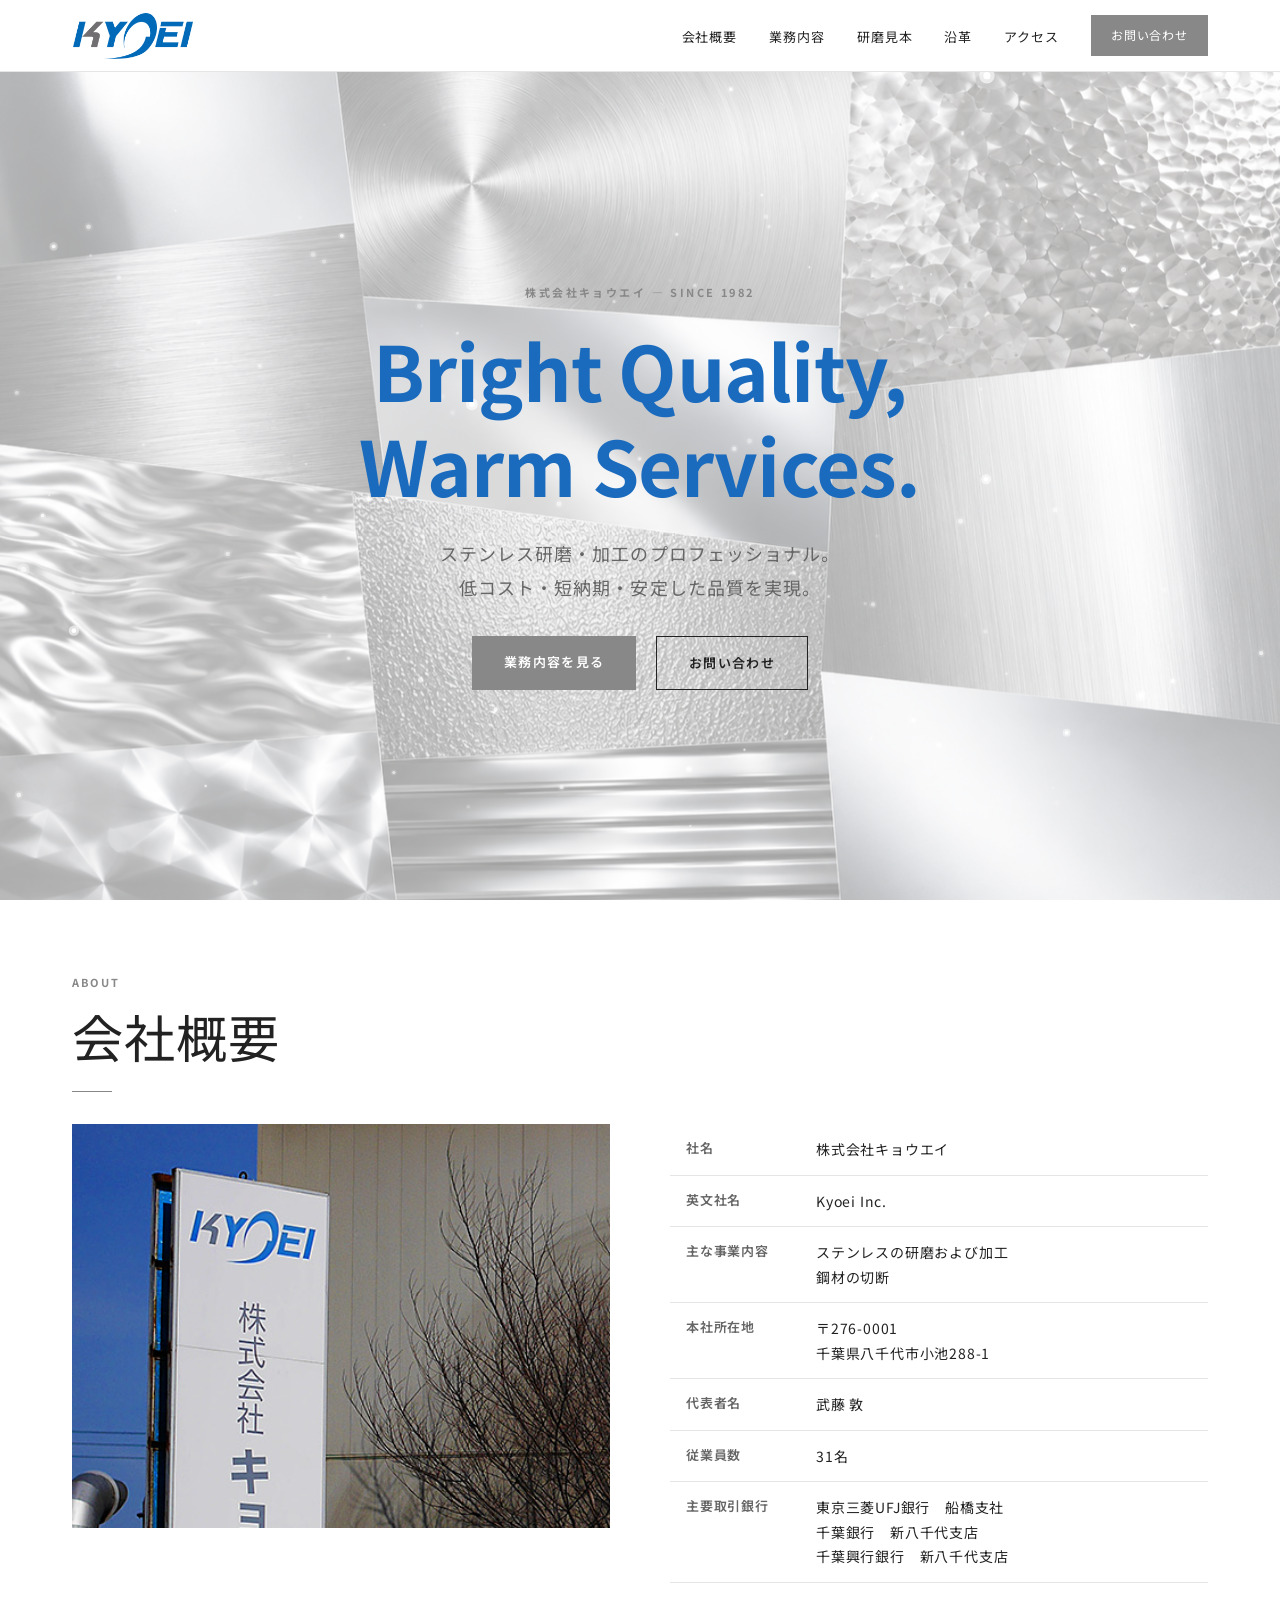
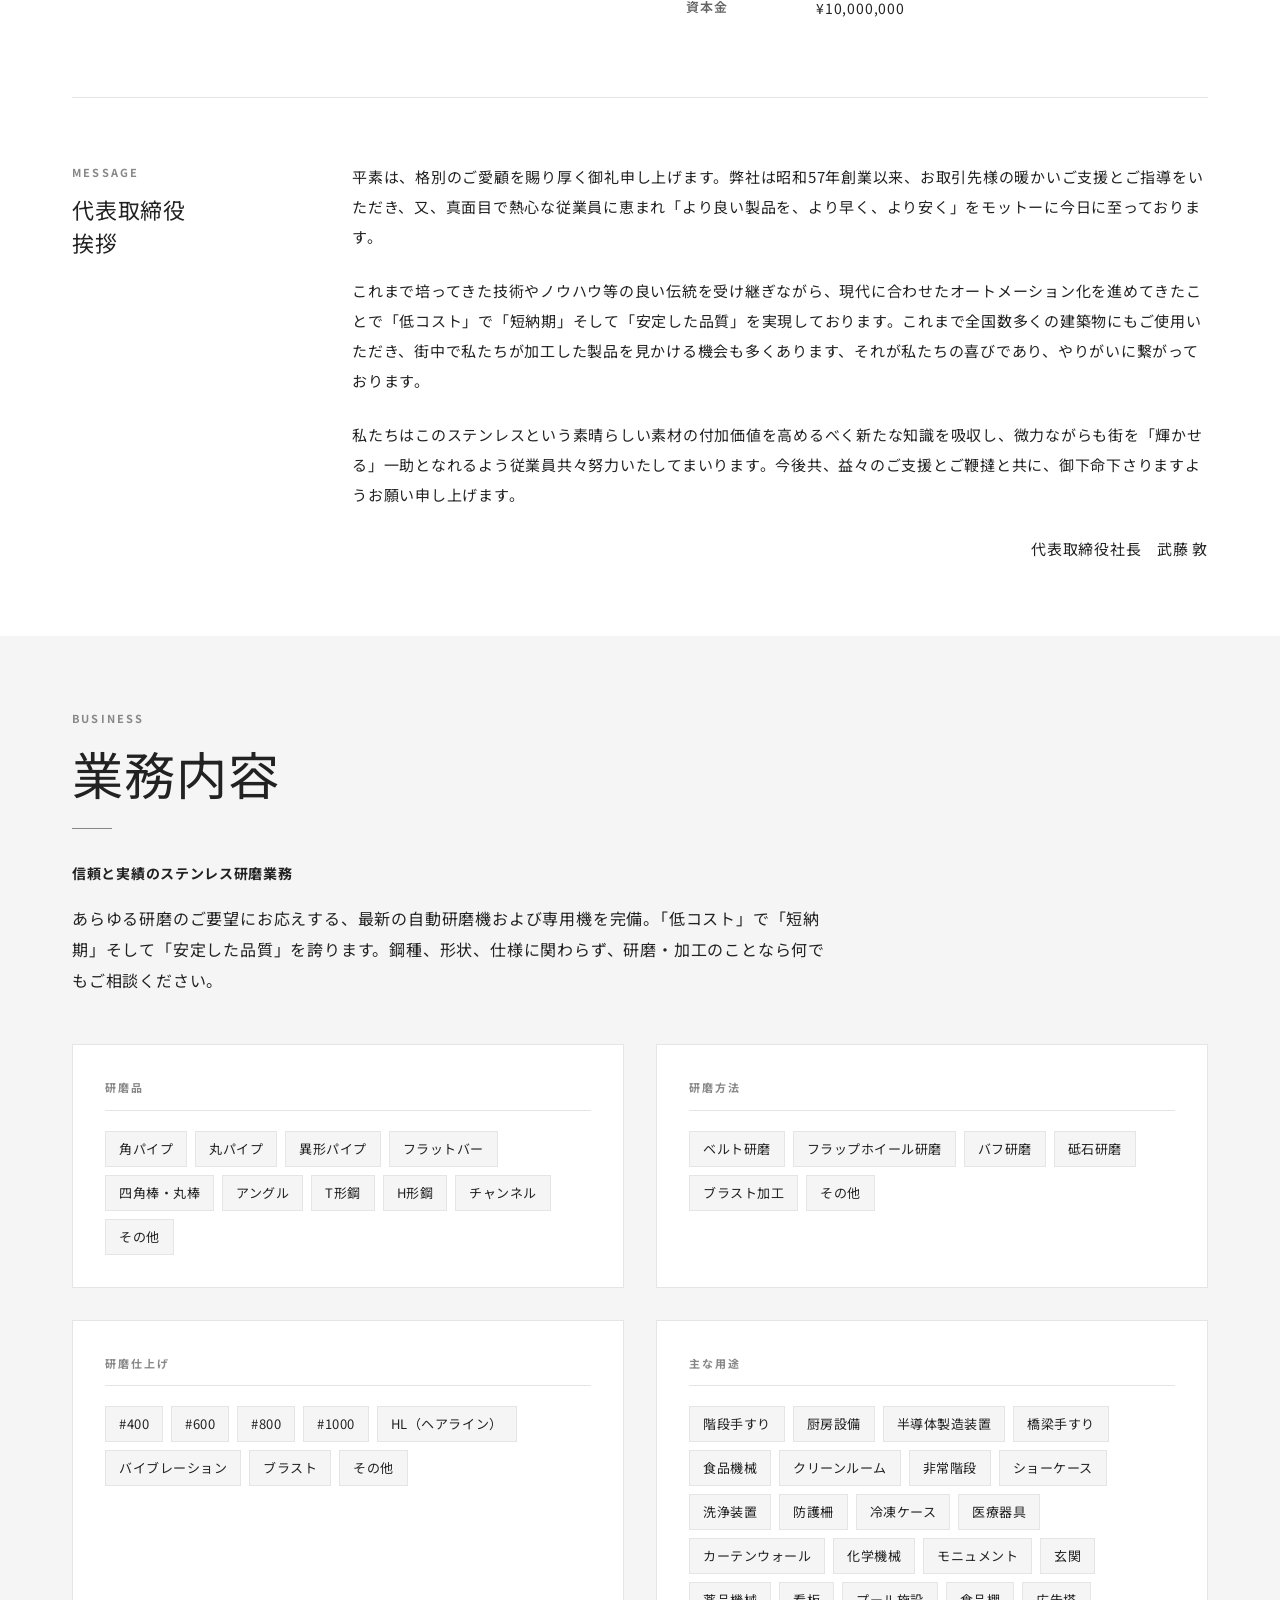
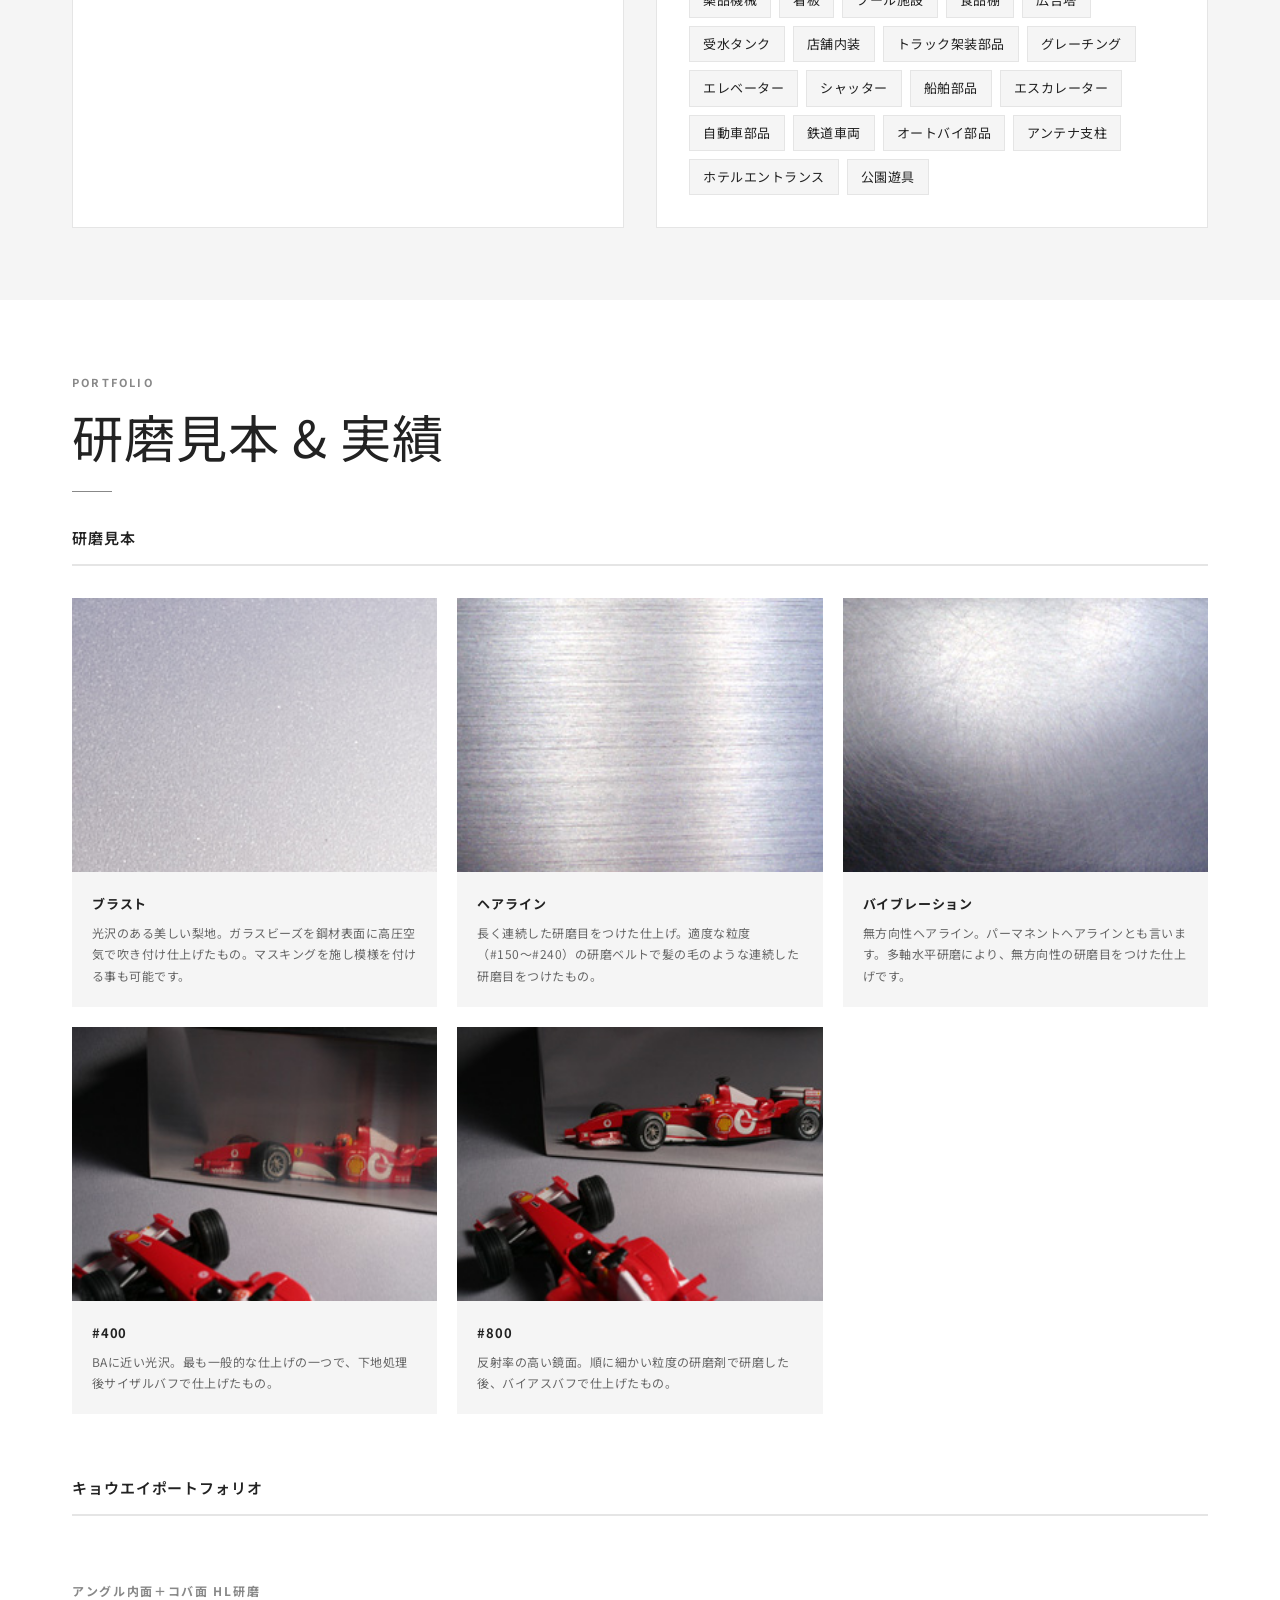
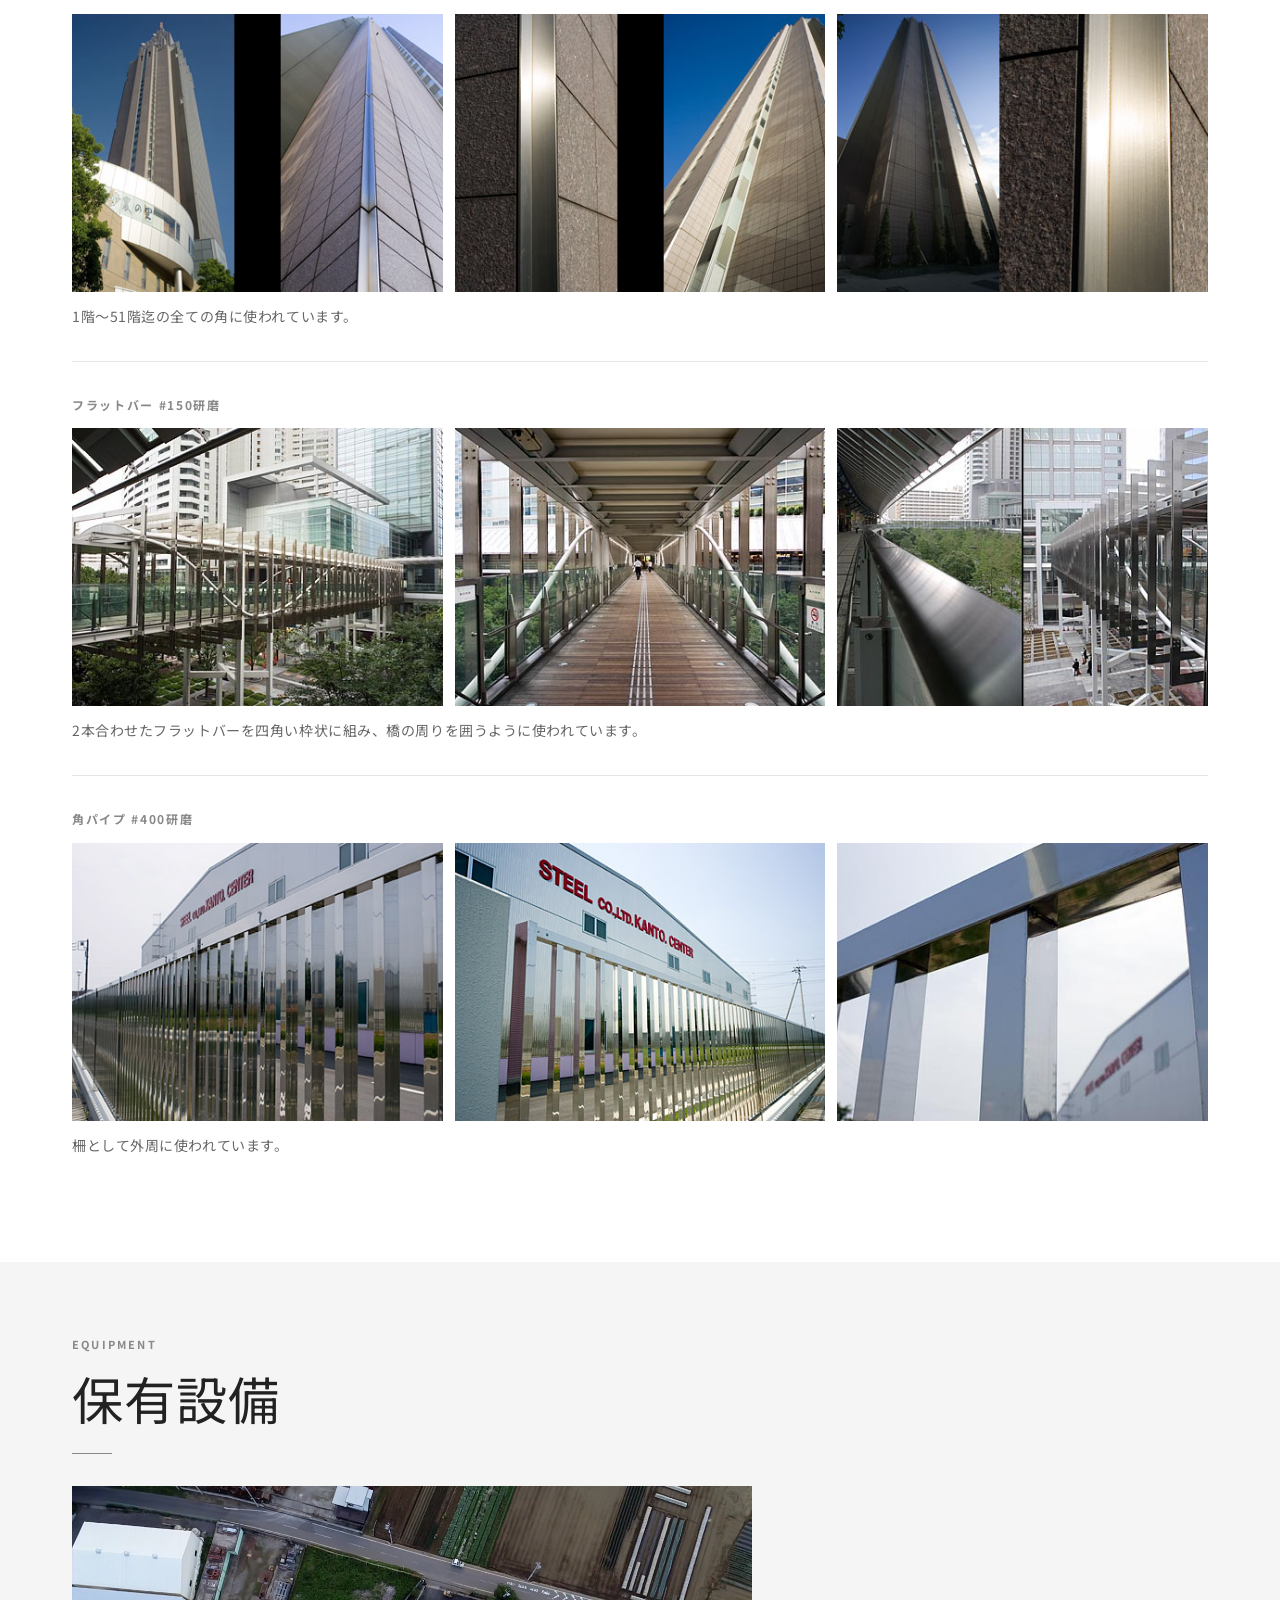
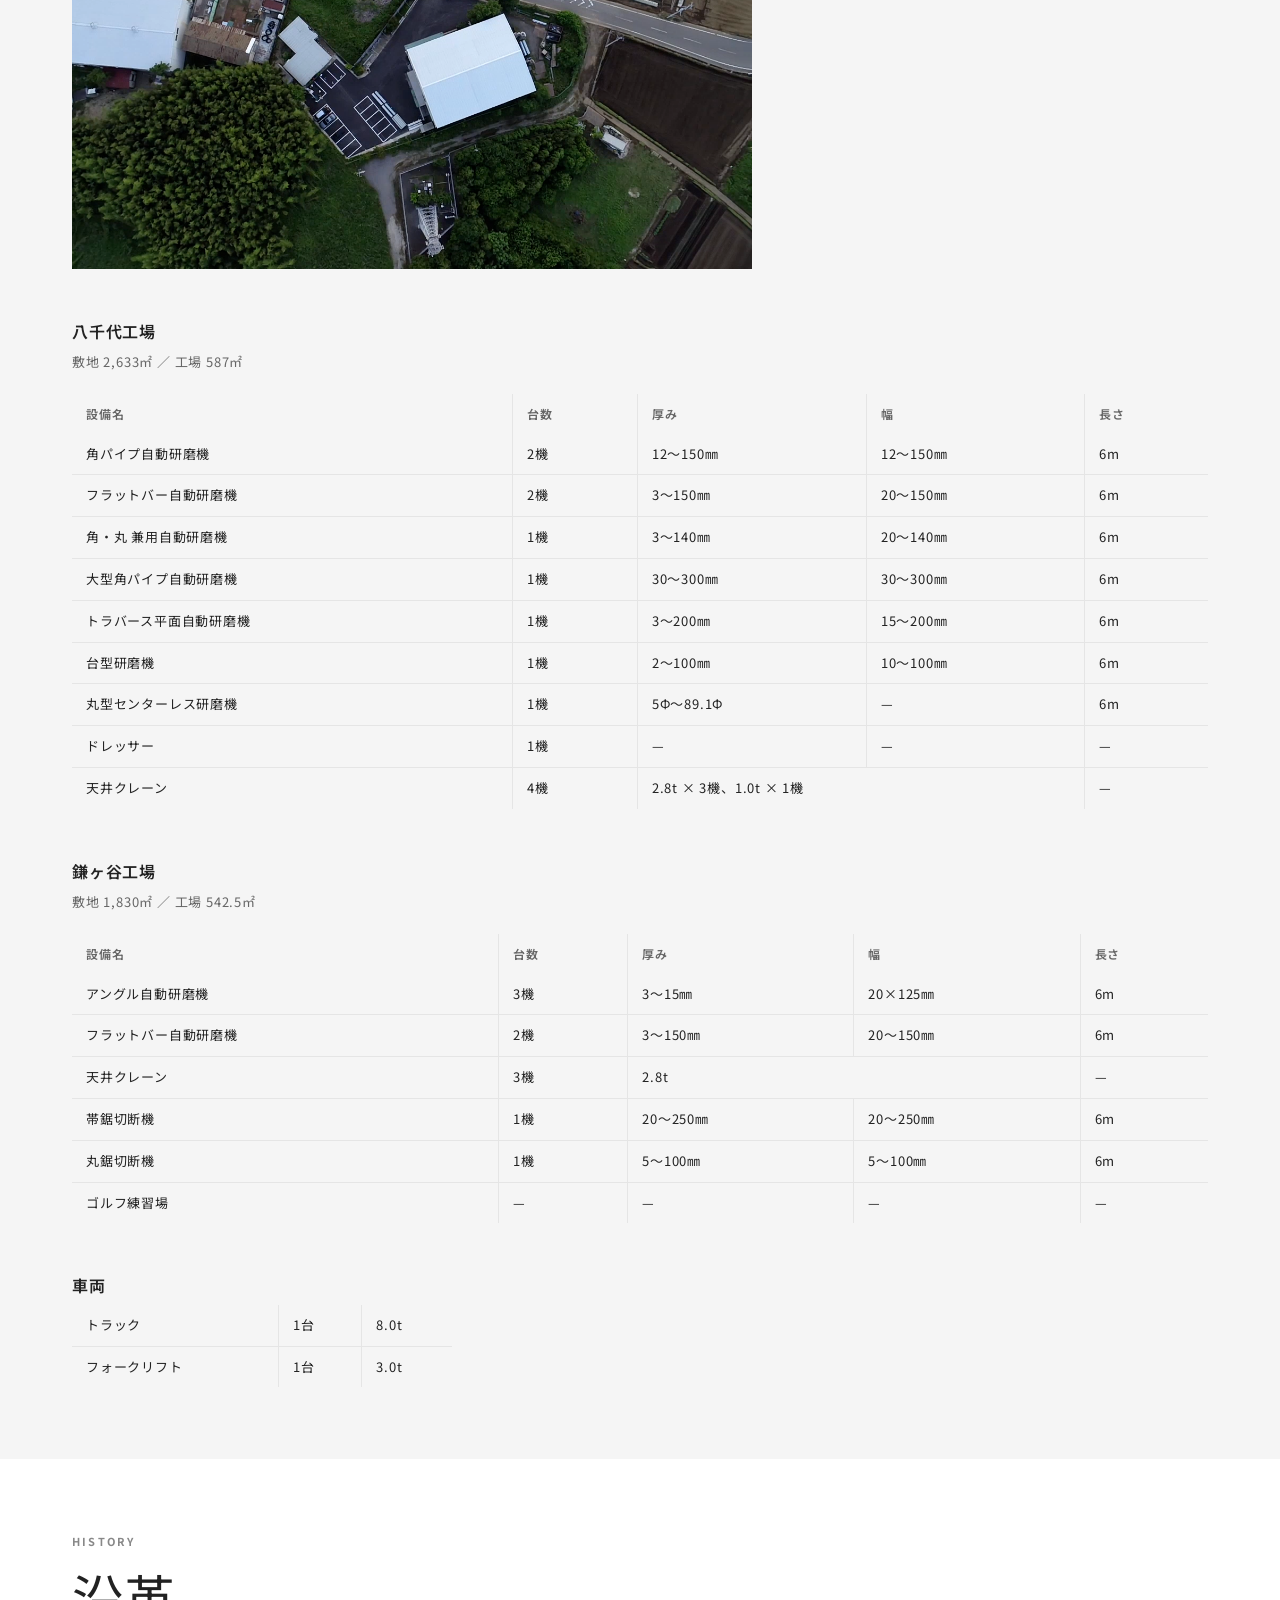
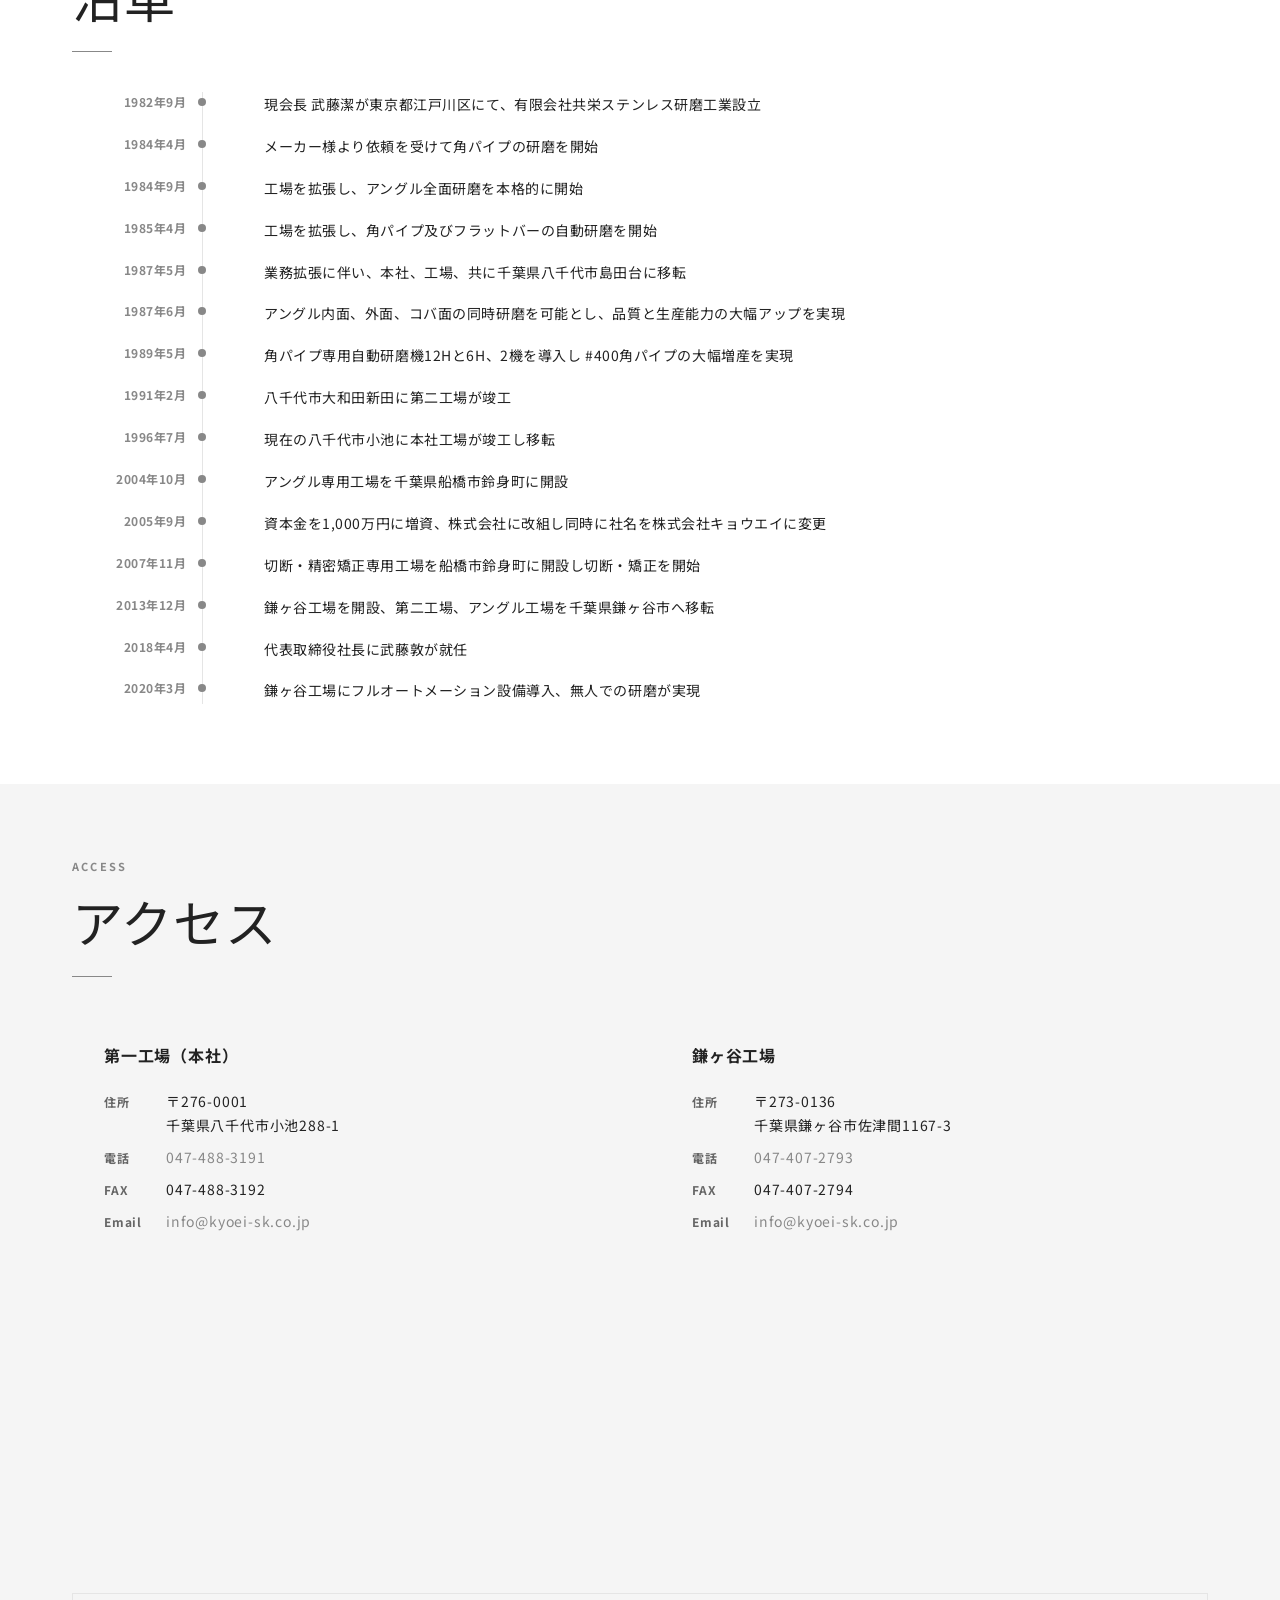
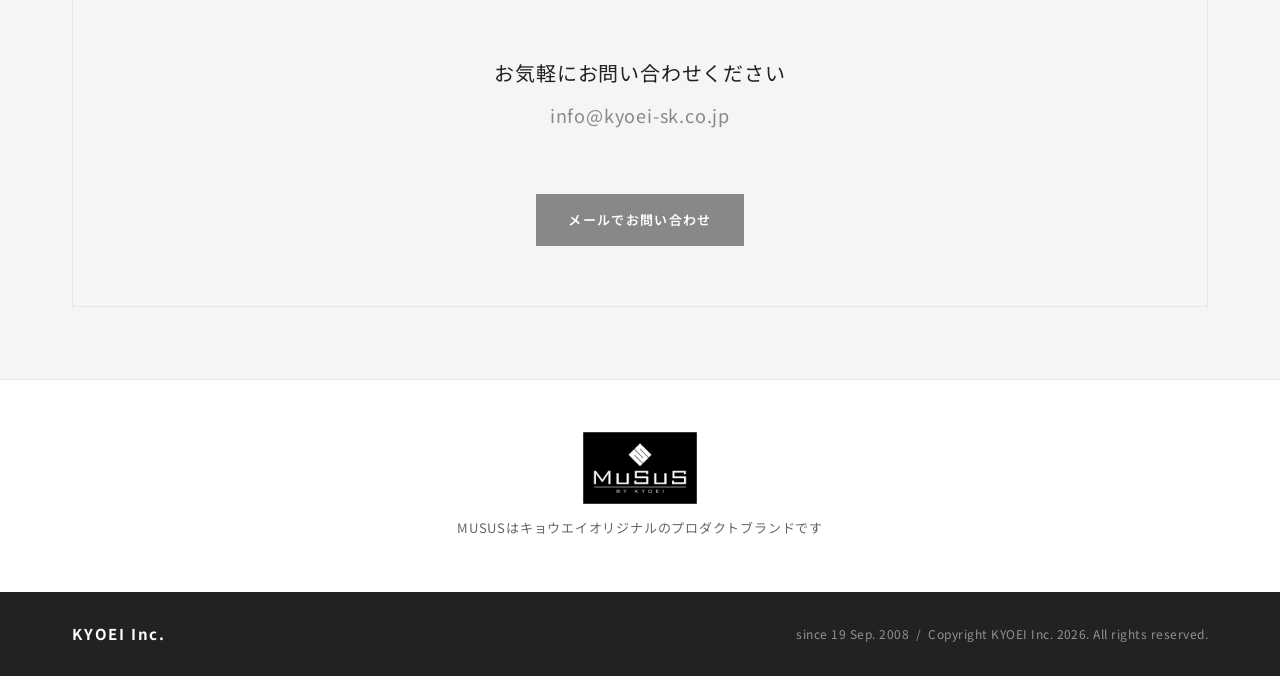
<file: docs/index.html>
<!DOCTYPE html>
<html lang="ja">
<head>
  <meta charset="UTF-8">
  <meta name="viewport" content="width=device-width, initial-scale=1">
  <meta name="description" content="株式会社キョウエイ — ステンレス研磨・加工のプロフェッショナル。低コスト・短納期・安定した品質を実現。千葉県八千代市・鎌ヶ谷市。">
  <meta name="keywords" content="キョウエイ,ステンレス,研磨,ヘアライン,ブラスト,鏡面,バイブレーション,鋼材,千葉,八千代,鎌ヶ谷">
  <title>株式会社キョウエイ — Bright Quality, Warm Services.</title>
  <link rel="preconnect" href="https://fonts.googleapis.com">
  <link rel="preconnect" href="https://fonts.gstatic.com" crossorigin>
  <link href="https://fonts.googleapis.com/css2?family=Noto+Sans+JP:wght@400;600;700&display=swap" rel="stylesheet">
  <style>
    /* ===== DESIGN TOKENS ===== */
    :root {
      --color-bg:             #ffffff;
      --color-text:           #222222;
      --color-text-secondary: #666666;
      --color-accent:         #888888;
      --color-secondary:      #aaaaaa;
      --color-border:         #e5e5e5;
      --color-surface:        #f5f5f5;
      --spacing-1:  20px;
      --spacing-2:  24px;
      --spacing-3:  72px;
      --spacing-4:  16px;
      --spacing-5:  12px;
      --spacing-6:  14px;
      --spacing-7:  32px;
      --container:  1200px;
      --header-height: 72px;
      --font: "Noto Sans JP", "Hiragino Kaku Gothic ProN", "Yu Gothic", sans-serif;
    }

    /* ===== RESET ===== */
    *, *::before, *::after { box-sizing: border-box; margin: 0; padding: 0; }
    html { scroll-behavior: smooth; }
    body {
      font-family: var(--font);
      font-size: 16px;
      font-weight: 400;
      line-height: 1.85;
      letter-spacing: 0.05em;
      color: var(--color-text);
      background: var(--color-bg);
      word-break: normal;
      overflow-wrap: anywhere;
    }
    img { max-width: 100%; height: auto; display: block; }
    a { color: var(--color-accent); text-decoration: none; }
    a:hover { color: var(--color-text); }
    ul { list-style: none; }

    /* ===== LAYOUT ===== */
    .container {
      max-width: var(--container);
      margin: 0 auto;
      padding: 0 var(--spacing-7);
    }
    .section { padding: var(--spacing-3) 0; }
    .section--gray { background: var(--color-surface); }

    /* ===== SECTION HEADER ===== */
    .section__label {
      font-size: 11px;
      font-weight: 700;
      letter-spacing: 0.2em;
      color: var(--color-accent);
      text-transform: uppercase;
      margin-bottom: 10px;
    }
    .section__title {
      font-size: clamp(28px, 4vw, 54px);
      font-weight: 400;
      line-height: 1.35;
      letter-spacing: 0.02em;
      color: var(--color-text);
      margin-bottom: var(--spacing-1);
    }
    .section__divider {
      width: 40px;
      height: 1px;
      background: var(--color-accent);
      margin-bottom: var(--spacing-7);
    }

    /* ===== BUTTONS ===== */
    .btn {
      display: inline-block;
      padding: 14px 32px;
      font-family: var(--font);
      font-size: 13px;
      font-weight: 600;
      letter-spacing: 0.1em;
      border: none;
      cursor: pointer;
      transition: background 0.2s, color 0.2s, border-color 0.2s;
      text-align: center;
    }
    .btn--primary { background: var(--color-accent); color: #fff; }
    .btn--primary:hover { background: var(--color-text); color: #fff; }
    .btn--outline { background: transparent; color: var(--color-text); border: 1px solid var(--color-text); }
    .btn--outline:hover { background: var(--color-text); color: #fff; }

    /* ===== NAV ===== */
    .nav {
      position: fixed;
      top: 0; left: 0; right: 0;
      z-index: 200;
      height: var(--header-height);
      background: var(--color-bg);
      border-bottom: 1px solid var(--color-border);
      transition: box-shadow 0.3s;
    }
    .nav.is-scrolled { box-shadow: 0 2px 12px rgba(0,0,0,0.06); }
    .nav__inner {
      max-width: var(--container);
      margin: 0 auto;
      padding: 0 var(--spacing-7);
      height: 100%;
      display: flex;
      align-items: center;
      justify-content: space-between;
      gap: var(--spacing-1);
    }
    .nav__logo {
      display: flex;
      align-items: center;
      flex-shrink: 0;
    }
    .nav__logo img {
      height: 48px;
      width: auto;
      display: block;
    }
    .nav__links {
      display: flex;
      align-items: center;
      gap: var(--spacing-7);
    }
    .nav__links a {
      font-size: 13px;
      font-weight: 400;
      letter-spacing: 0.07em;
      color: var(--color-text);
      white-space: nowrap;
      transition: color 0.2s;
    }
    .nav__links a:hover { color: var(--color-accent); }
    .nav__links .nav__cta {
      color: #fff;
      background: var(--color-accent);
      padding: 9px 20px;
      font-size: 12px;
    }
    .nav__links .nav__cta:hover { background: var(--color-text); color: #fff; }
    .nav__hamburger {
      display: none;
      flex-direction: column;
      gap: 5px;
      cursor: pointer;
      padding: 8px;
      background: none;
      border: none;
    }
    .nav__hamburger span {
      display: block;
      width: 22px;
      height: 2px;
      background: var(--color-text);
      transition: all 0.3s;
    }

    /* ===== HERO ===== */
    .hero {
      margin-top: var(--header-height);
      min-height: calc(100vh - var(--header-height));
      position: relative;
      display: flex;
      align-items: center;
      justify-content: center;
      overflow: hidden;
    }
    .hero__bg {
      position: absolute;
      inset: -4px;
      background-image: url('images/image.png');
      background-size: cover;
      background-position: center 40%;
      background-repeat: no-repeat;
      animation: kenBurns 14s cubic-bezier(0.0, 0.0, 0.2, 1) forwards;
      will-change: transform;
    }
    .hero::before {
      content: '';
      position: absolute;
      inset: 0;
      background: rgba(255,255,255,0.62);
      z-index: 1;
    }
    .hero__content {
      position: relative;
      z-index: 2;
      text-align: center;
      padding: 60px var(--spacing-7);
      max-width: 840px;
    }
    .hero__eyebrow {
      font-size: 11px;
      font-weight: 700;
      letter-spacing: 0.22em;
      color: var(--color-accent);
      text-transform: uppercase;
      margin-bottom: var(--spacing-1);
      opacity: 0;
      animation: fadeSlideUp 0.9s cubic-bezier(0.16,1,0.3,1) forwards 0.3s;
    }
    .hero__title {
      font-size: clamp(36px, 6vw, 76px);
      font-weight: 700;
      line-height: 1.25;
      letter-spacing: -0.01em;
      color: rgb(26, 107, 190);
      margin-bottom: var(--spacing-2);
    }
    .hero__title-line {
      display: block;
      overflow: hidden;
      padding-bottom: 0.15em;
      margin-bottom: -0.15em;
    }
    .hero__title-line > span {
      display: block;
      opacity: 0;
      animation: revealUp 1.1s cubic-bezier(0.16,1,0.3,1) forwards;
    }
    .hero__title-line:nth-child(1) > span { animation-delay: 0.55s; }
    .hero__title-line:nth-child(2) > span { animation-delay: 0.82s; }
    .hero__subtitle {
      font-size: clamp(14px, 1.8vw, 18px);
      line-height: 1.9;
      letter-spacing: 0.06em;
      color: var(--color-text-secondary);
      margin-bottom: var(--spacing-7);
      opacity: 0;
      animation: fadeSlideUp 0.9s cubic-bezier(0.16,1,0.3,1) forwards 1.25s;
    }
    .hero__actions {
      display: flex;
      gap: var(--spacing-1);
      justify-content: center;
      flex-wrap: wrap;
      opacity: 0;
      animation: fadeSlideUp 0.9s cubic-bezier(0.16,1,0.3,1) forwards 1.55s;
    }

    /* ===== HERO CANVAS ===== */
    .hero__canvas {
      position: absolute;
      inset: 0;
      z-index: 1;
      pointer-events: none;
      width: 100%;
      height: 100%;
    }

    /* ===== ABOUT ===== */
    .about__grid {
      display: grid;
      grid-template-columns: 1fr 1fr;
      gap: 60px;
      align-items: start;
    }
    .about__photo {
      width: 100%;
      aspect-ratio: 4/3;
      object-fit: cover;
    }
    .about__table {
      width: 100%;
      border-collapse: collapse;
      font-size: 14px;
    }
    .about__table th,
    .about__table td {
      padding: 13px 16px;
      text-align: left;
      border-bottom: 1px solid var(--color-border);
      vertical-align: top;
      line-height: 1.75;
    }
    .about__table th {
      width: 130px;
      font-weight: 600;
      color: var(--color-text-secondary);
      font-size: 13px;
      white-space: nowrap;
    }
    .about__table tr:last-child th,
    .about__table tr:last-child td { border-bottom: none; }

    /* CEO */
    .ceo {
      margin-top: 64px;
      padding-top: 64px;
      border-top: 1px solid var(--color-border);
    }
    .ceo__inner {
      display: grid;
      grid-template-columns: 220px 1fr;
      gap: 60px;
      align-items: start;
    }
    .ceo__label { font-size: 11px; font-weight: 700; letter-spacing: 0.2em; color: var(--color-accent); text-transform: uppercase; margin-bottom: 10px; }
    .ceo__heading { font-size: 22px; font-weight: 400; line-height: 1.5; color: var(--color-text); }
    .ceo__body p {
      font-size: 15px;
      line-height: 2.0;
      letter-spacing: 0.05em;
      color: var(--color-text);
      margin-bottom: var(--spacing-2);
    }
    .ceo__body p:last-child { margin-bottom: 0; }
    .ceo__sign {
      font-size: 13px;
      color: var(--color-text-secondary);
      text-align: right;
      margin-top: var(--spacing-1);
      letter-spacing: 0.06em;
    }

    /* ===== BUSINESS ===== */
    .business__lead {
      font-size: 16px;
      line-height: 1.95;
      letter-spacing: 0.05em;
      max-width: 760px;
      margin-bottom: 48px;
    }
    .business__heading-sub {
      font-size: 14px;
      font-weight: 700;
      color: var(--color-text);
      margin-bottom: 16px;
      letter-spacing: 0.05em;
    }
    .business__groups {
      display: grid;
      grid-template-columns: repeat(2, 1fr);
      gap: var(--spacing-7);
    }
    .business__group { background: var(--color-bg); border: 1px solid var(--color-border); padding: var(--spacing-7); }
    .business__group-title {
      font-size: 11px;
      font-weight: 700;
      letter-spacing: 0.18em;
      color: var(--color-accent);
      text-transform: uppercase;
      padding-bottom: var(--spacing-5);
      border-bottom: 1px solid var(--color-border);
      margin-bottom: var(--spacing-1);
    }
    .business__tags {
      display: flex;
      flex-wrap: wrap;
      gap: 8px;
    }
    .business__tag {
      font-size: 13px;
      padding: 5px 13px;
      background: var(--color-surface);
      border: 1px solid var(--color-border);
      color: var(--color-text);
      letter-spacing: 0.04em;
      white-space: nowrap;
    }

    /* ===== PORTFOLIO ===== */
    .portfolio__sub { font-size: 15px; font-weight: 600; letter-spacing: 0.06em; padding-bottom: var(--spacing-5); border-bottom: 2px solid var(--color-border); margin-bottom: var(--spacing-7); }
    .portfolio__samples {
      display: grid;
      grid-template-columns: repeat(3, 1fr);
      gap: var(--spacing-1);
      margin-bottom: 60px;
    }
    .sample-card { background: var(--color-surface); }
    .sample-card img { width: 100%; aspect-ratio: 4/3; object-fit: cover; }
    .sample-card__body { padding: var(--spacing-1); }
    .sample-card__name { font-size: 13px; font-weight: 700; margin-bottom: 6px; }
    .sample-card__desc { font-size: 12px; line-height: 1.8; letter-spacing: 0.04em; color: var(--color-text-secondary); }

    .portfolio__case {
      padding: var(--spacing-7) 0;
      border-bottom: 1px solid var(--color-border);
    }
    .portfolio__case:first-of-type { padding-top: 0; }
    .portfolio__case:last-of-type { border-bottom: none; }
    .portfolio__case-label {
      font-size: 12px;
      font-weight: 700;
      letter-spacing: 0.14em;
      text-transform: uppercase;
      color: var(--color-accent);
      margin-bottom: var(--spacing-5);
    }
    .portfolio__case-images {
      display: grid;
      grid-template-columns: repeat(3, 1fr);
      gap: var(--spacing-5);
      margin-bottom: var(--spacing-5);
    }
    .portfolio__case-images img { width: 100%; aspect-ratio: 4/3; object-fit: cover; }
    .portfolio__case-desc { font-size: 14px; line-height: 1.8; letter-spacing: 0.04em; color: var(--color-text-secondary); }

    /* ===== EQUIPMENT ===== */
    .equipment__photo { max-width: 680px; margin-bottom: 48px; }
    .equipment__block { margin-bottom: 48px; }
    .equipment__block:last-child { margin-bottom: 0; }
    .equipment__block-title { font-size: 16px; font-weight: 600; margin-bottom: 4px; }
    .equipment__block-meta { font-size: 13px; color: var(--color-text-secondary); margin-bottom: var(--spacing-1); }
    .equipment__table {
      width: 100%;
      border-collapse: collapse;
      font-size: 13px;
    }
    .equipment__table th,
    .equipment__table td {
      padding: 10px 14px;
      text-align: left;
      border-bottom: 1px solid var(--color-border);
      border-right: 1px solid var(--color-border);
      vertical-align: middle;
      line-height: 1.6;
    }
    .equipment__table th {
      background: var(--color-surface);
      font-weight: 600;
      font-size: 12px;
      color: var(--color-text-secondary);
    }
    .equipment__table thead th { border-bottom: 2px solid var(--color-border); }
    .equipment__table td:last-child,
    .equipment__table th:last-child { border-right: none; }
    .equipment__table tr:last-child td,
    .equipment__table tr:last-child th { border-bottom: none; }

    /* ===== HISTORY ===== */
    .history__timeline { position: relative; padding-left: 160px; }
    .history__timeline::before {
      content: '';
      position: absolute;
      left: 130px;
      top: 8px; bottom: 8px;
      width: 1px;
      background: var(--color-border);
    }
    .history__item {
      position: relative;
      padding: 8px 0 8px var(--spacing-7);
      display: flex;
      gap: var(--spacing-7);
    }
    .history__item::before {
      content: '';
      position: absolute;
      left: -34px;
      top: 14px;
      width: 8px;
      height: 8px;
      border-radius: 50%;
      background: var(--color-accent);
    }
    .history__date {
      position: absolute;
      left: -160px;
      top: 8px;
      font-size: 12px;
      font-weight: 700;
      letter-spacing: 0.04em;
      color: var(--color-accent);
      text-align: right;
      width: 130px;
      padding-right: 16px;
      line-height: 1.6;
    }
    .history__text {
      font-size: 14px;
      line-height: 1.85;
      letter-spacing: 0.04em;
    }

    /* ===== ACCESS ===== */
    .access__grid {
      display: grid;
      grid-template-columns: 1fr 1fr;
      gap: 40px;
      margin-bottom: 48px;
    }
    .access__card { background: var(--color-surface); padding: var(--spacing-7); }
    .access__card-name { font-size: 16px; font-weight: 700; margin-bottom: var(--spacing-1); }
    .access__row {
      display: grid;
      grid-template-columns: 52px 1fr;
      gap: 10px;
      margin-bottom: 8px;
      font-size: 14px;
      line-height: 1.7;
    }
    .access__row-label { font-size: 12px; font-weight: 700; color: var(--color-text-secondary); padding-top: 2px; }
    .access__map { margin-top: var(--spacing-1); height: 260px; }
    .access__map iframe { width: 100%; height: 100%; border: none; }

    .access__cta {
      text-align: center;
      padding: 60px var(--spacing-7);
      background: var(--color-surface);
      border: 1px solid var(--color-border);
    }
    .access__cta-title { font-size: 20px; font-weight: 400; margin-bottom: 8px; }
    .access__cta-email { font-size: 18px; color: var(--color-accent); margin-bottom: var(--spacing-7); display: block; }

    /* ===== MUSUS ===== */
    .musus {
      padding: 52px 0;
      border-top: 1px solid var(--color-border);
      text-align: center;
    }
    .musus__logo { margin: 0 auto 12px; height: 72px; width: auto; object-fit: contain; }
    .musus__text { font-size: 13px; color: var(--color-text-secondary); letter-spacing: 0.06em; }

    /* ===== FOOTER ===== */
    .footer {
      background: var(--color-text);
      color: rgba(255,255,255,0.5);
      padding: 28px 0;
    }
    .footer__inner {
      max-width: var(--container);
      margin: 0 auto;
      padding: 0 var(--spacing-7);
      display: flex;
      align-items: center;
      justify-content: space-between;
      gap: var(--spacing-1);
      flex-wrap: wrap;
    }
    .footer__logo { font-size: 15px; font-weight: 700; color: #fff; letter-spacing: 0.12em; }
    .footer__copy { font-size: 12px; letter-spacing: 0.04em; }

    /* ===== RESPONSIVE ===== */
    @media (max-width: 1024px) {
      .about__grid { grid-template-columns: 1fr; gap: 40px; }
      .ceo__inner { grid-template-columns: 1fr; gap: 24px; }
    }

    @media (max-width: 768px) {
      .nav__links {
        display: none;
        position: absolute;
        top: var(--header-height);
        left: 0; right: 0;
        background: var(--color-bg);
        border-bottom: 1px solid var(--color-border);
        flex-direction: column;
        padding: 8px 0;
        gap: 0;
      }
      .nav__links.is-open { display: flex; }
      .nav__links li { border-bottom: 1px solid var(--color-border); }
      .nav__links a { display: block; padding: 14px var(--spacing-7); }
      .nav__links .nav__cta { background: none; color: var(--color-accent) !important; padding: 14px var(--spacing-7); }
      .nav__hamburger { display: flex; }
      .business__groups { grid-template-columns: 1fr; }
      .portfolio__samples { grid-template-columns: repeat(2, 1fr); }
      .portfolio__case-images { grid-template-columns: repeat(2, 1fr); }
      .access__grid { grid-template-columns: 1fr; }
      .footer__inner { flex-direction: column; text-align: center; }
    }

    @media (max-width: 640px) {
      .container { padding: 0 var(--spacing-1); }
      .section { padding: 48px 0; }
      .portfolio__samples { grid-template-columns: 1fr; }
      .portfolio__case-images { grid-template-columns: 1fr; }
      .history__timeline { padding-left: 0; }
      .history__timeline::before { display: none; }
      .history__item { flex-direction: column; padding-left: 0; }
      .history__item::before { display: none; }
      .history__date { position: static; width: auto; text-align: left; margin-bottom: 2px; }
    }

    /* ===================================================
       ANIMATIONS
    =================================================== */

    /* --- Keyframes --- */
    @keyframes kenBurns {
      from { transform: scale(1.10); }
      to   { transform: scale(1.00); }
    }
    @keyframes revealUp {
      from { transform: translateY(100%); opacity: 0; }
      to   { transform: translateY(0);    opacity: 1; }
    }
    @keyframes fadeSlideUp {
      from { opacity: 0; transform: translateY(32px); }
      to   { opacity: 1; transform: translateY(0); }
    }
    @keyframes fadeSlideLeft {
      from { opacity: 0; transform: translateX(-40px); }
      to   { opacity: 1; transform: translateX(0); }
    }
    @keyframes lineGrow {
      from { transform: scaleX(0); }
      to   { transform: scaleX(1); }
    }

    /* --- Scroll reveal: base --- */
    .js-reveal {
      opacity: 0;
      transform: translateY(60px);
      transition: opacity 0.95s cubic-bezier(0.16,1,0.3,1),
                  transform 0.95s cubic-bezier(0.16,1,0.3,1);
    }
    .js-reveal.is-visible {
      opacity: 1;
      transform: translateY(0);
    }
    .js-reveal-left {
      opacity: 0;
      transform: translateX(-52px);
      transition: opacity 0.9s cubic-bezier(0.16,1,0.3,1),
                  transform 0.9s cubic-bezier(0.16,1,0.3,1);
    }
    .js-reveal-left.is-visible {
      opacity: 1;
      transform: translateX(0);
    }

    /* --- Scroll reveal: stagger children --- */
    .js-stagger > * {
      opacity: 0;
      transform: translateY(48px);
      transition: opacity 0.8s cubic-bezier(0.16,1,0.3,1),
                  transform 0.8s cubic-bezier(0.16,1,0.3,1);
    }
    .js-stagger.is-visible > *:nth-child(1)  { opacity:1; transform:none; transition-delay:0.00s; }
    .js-stagger.is-visible > *:nth-child(2)  { opacity:1; transform:none; transition-delay:0.10s; }
    .js-stagger.is-visible > *:nth-child(3)  { opacity:1; transform:none; transition-delay:0.20s; }
    .js-stagger.is-visible > *:nth-child(4)  { opacity:1; transform:none; transition-delay:0.30s; }
    .js-stagger.is-visible > *:nth-child(5)  { opacity:1; transform:none; transition-delay:0.40s; }
    .js-stagger.is-visible > *:nth-child(n+6){ opacity:1; transform:none; transition-delay:0.48s; }

    /* --- Section divider line draw --- */
    .section__divider {
      transform-origin: left center;
      transform: scaleX(0);
      transition: transform 1.1s cubic-bezier(0.16,1,0.3,1);
    }
    .section__divider.is-visible { transform: scaleX(1); }

    /* --- Business tags: pop-in stagger --- */
    .business__tags .business__tag {
      opacity: 0;
      transform: scale(0.80) translateY(10px);
      transition: opacity 0.35s ease, transform 0.35s cubic-bezier(0.34,1.56,0.64,1);
    }
    .business__group.is-visible .business__tag { opacity:1; transform:scale(1) translateY(0); }
    .business__group.is-visible .business__tag:nth-child(1)  { transition-delay:0.00s; }
    .business__group.is-visible .business__tag:nth-child(2)  { transition-delay:0.04s; }
    .business__group.is-visible .business__tag:nth-child(3)  { transition-delay:0.08s; }
    .business__group.is-visible .business__tag:nth-child(4)  { transition-delay:0.12s; }
    .business__group.is-visible .business__tag:nth-child(5)  { transition-delay:0.16s; }
    .business__group.is-visible .business__tag:nth-child(6)  { transition-delay:0.20s; }
    .business__group.is-visible .business__tag:nth-child(7)  { transition-delay:0.24s; }
    .business__group.is-visible .business__tag:nth-child(8)  { transition-delay:0.28s; }
    .business__group.is-visible .business__tag:nth-child(9)  { transition-delay:0.32s; }
    .business__group.is-visible .business__tag:nth-child(10) { transition-delay:0.36s; }
    .business__group.is-visible .business__tag:nth-child(n+11){ transition-delay:0.40s; }

    /* --- History: slide-in cascade from left --- */
    .history__timeline .history__item {
      opacity: 0;
      transform: translateX(-48px);
      transition: opacity 0.75s cubic-bezier(0.16,1,0.3,1),
                  transform 0.75s cubic-bezier(0.16,1,0.3,1);
    }
    .history__timeline.is-visible .history__item { opacity:1; transform:none; }
    .history__timeline.is-visible .history__item:nth-child(1)  { transition-delay:0.00s; }
    .history__timeline.is-visible .history__item:nth-child(2)  { transition-delay:0.04s; }
    .history__timeline.is-visible .history__item:nth-child(3)  { transition-delay:0.08s; }
    .history__timeline.is-visible .history__item:nth-child(4)  { transition-delay:0.12s; }
    .history__timeline.is-visible .history__item:nth-child(5)  { transition-delay:0.16s; }
    .history__timeline.is-visible .history__item:nth-child(6)  { transition-delay:0.20s; }
    .history__timeline.is-visible .history__item:nth-child(7)  { transition-delay:0.24s; }
    .history__timeline.is-visible .history__item:nth-child(8)  { transition-delay:0.28s; }
    .history__timeline.is-visible .history__item:nth-child(9)  { transition-delay:0.32s; }
    .history__timeline.is-visible .history__item:nth-child(10) { transition-delay:0.36s; }
    .history__timeline.is-visible .history__item:nth-child(11) { transition-delay:0.40s; }
    .history__timeline.is-visible .history__item:nth-child(12) { transition-delay:0.44s; }
    .history__timeline.is-visible .history__item:nth-child(13) { transition-delay:0.48s; }
    .history__timeline.is-visible .history__item:nth-child(14) { transition-delay:0.52s; }
    .history__timeline.is-visible .history__item:nth-child(n+15){ transition-delay:0.56s; }

    /* --- Portfolio: image hover zoom --- */
    .sample-card { overflow: hidden; }
    .sample-card img {
      transition: transform 0.75s cubic-bezier(0.16,1,0.3,1);
    }
    .sample-card:hover img { transform: scale(1.08); }
    .portfolio__case-images { overflow: hidden; }
    .portfolio__case-images img {
      transition: transform 0.75s cubic-bezier(0.16,1,0.3,1);
    }
    .portfolio__case-images img:hover { transform: scale(1.06); }

    /* --- About photo hover --- */
    .about__photo {
      transition: transform 0.8s cubic-bezier(0.16,1,0.3,1);
    }
    .about__photo:hover { transform: scale(1.02); }

    /* --- Btn hover lift --- */
    .btn {
      transition: background 0.2s, color 0.2s, border-color 0.2s,
                  transform 0.2s cubic-bezier(0.16,1,0.3,1),
                  box-shadow 0.2s ease;
    }
    .btn:hover { transform: translateY(-2px); box-shadow: 0 6px 20px rgba(0,0,0,0.12); }

    /* --- Nav logo fade-in on load --- */
    .nav__logo img {
      animation: fadeSlideUp 0.8s cubic-bezier(0.16,1,0.3,1) forwards 0.1s;
      opacity: 0;
    }
    .nav__links {
      animation: fadeSlideUp 0.8s cubic-bezier(0.16,1,0.3,1) forwards 0.2s;
      opacity: 0;
    }

    /* --- Reduce motion --- */
    @media (prefers-reduced-motion: reduce) {
      *, *::before, *::after { animation-duration: 0.01ms !important; transition-duration: 0.01ms !important; }
    }
  </style>
</head>
<body>

  <!-- ===== NAV ===== -->
  <nav class="nav" id="nav">
    <div class="nav__inner">
      <a href="#hero" class="nav__logo">
        <img src="images/logo_trimmed.png" alt="KYOEI Inc.">
      </a>
      <ul class="nav__links" id="navLinks">
        <li><a href="#about">会社概要</a></li>
        <li><a href="#business">業務内容</a></li>
        <li><a href="#portfolio">研磨見本</a></li>
        <li><a href="#history">沿革</a></li>
        <li><a href="#access">アクセス</a></li>
        <li><a href="#access" class="nav__cta btn">お問い合わせ</a></li>
      </ul>
      <button class="nav__hamburger" id="hamburger" aria-label="メニューを開く">
        <span></span><span></span><span></span>
      </button>
    </div>
  </nav>

  <!-- ===== HERO ===== -->
  <section class="hero" id="hero">
    <canvas id="heroCanvas" class="hero__canvas"></canvas>
    <div class="hero__bg"></div>
    <div class="hero__content">
      <p class="hero__eyebrow">株式会社キョウエイ &mdash; since 1982</p>
      <h1 class="hero__title">
        <span class="hero__title-line"><span>Bright Quality,</span></span>
        <span class="hero__title-line"><span>Warm Services.</span></span>
      </h1>
      <p class="hero__subtitle">
        ステンレス研磨・加工のプロフェッショナル。<br>
        低コスト・短納期・安定した品質を実現。
      </p>
      <div class="hero__actions">
        <a href="#business" class="btn btn--primary">業務内容を見る</a>
        <a href="#access" class="btn btn--outline">お問い合わせ</a>
      </div>
    </div>
  </section>

  <!-- ===== ABOUT ===== -->
  <section class="section" id="about">
    <div class="container">
      <p class="section__label">About</p>
      <h2 class="section__title">会社概要</h2>
      <div class="section__divider"></div>

      <div class="about__grid">
        <div>
          <img src="images/about.jpg" alt="キョウエイ工場" class="about__photo">
        </div>
        <div>
          <table class="about__table">
            <tbody>
              <tr>
                <th>社名</th>
                <td>株式会社キョウエイ</td>
              </tr>
              <tr>
                <th>英文社名</th>
                <td>Kyoei Inc.</td>
              </tr>
              <tr>
                <th>主な事業内容</th>
                <td>ステンレスの研磨および加工<br>鋼材の切断</td>
              </tr>
              <tr>
                <th>本社所在地</th>
                <td>〒276-0001<br>千葉県八千代市小池288-1</td>
              </tr>
              <tr>
                <th>代表者名</th>
                <td>武藤 敦</td>
              </tr>
              <tr>
                <th>従業員数</th>
                <td>31名</td>
              </tr>
              <tr>
                <th>主要取引銀行</th>
                <td>
                  東京三菱UFJ銀行　船橋支社<br>
                  千葉銀行　新八千代支店<br>
                  千葉興行銀行　新八千代支店
                </td>
              </tr>
              <tr>
                <th>資本金</th>
                <td>¥10,000,000</td>
              </tr>
            </tbody>
          </table>
        </div>
      </div>

      <!-- CEO Message -->
      <div class="ceo">
        <div class="ceo__inner">
          <div>
            <p class="ceo__label">Message</p>
            <h3 class="ceo__heading">代表取締役<br>挨拶</h3>
          </div>
          <div class="ceo__body">
            <p>平素は、格別のご愛顧を賜り厚く御礼申し上げます。弊社は昭和57年創業以来、お取引先様の暖かいご支援とご指導をいただき、又、真面目で熱心な従業員に恵まれ「より良い製品を、より早く、より安く」をモットーに今日に至っております。</p>
            <p>これまで培ってきた技術やノウハウ等の良い伝統を受け継ぎながら、現代に合わせたオートメーション化を進めてきたことで「低コスト」で「短納期」そして「安定した品質」を実現しております。これまで全国数多くの建築物にもご使用いただき、街中で私たちが加工した製品を見かける機会も多くあります、それが私たちの喜びであり、やりがいに繋がっております。</p>
            <p>私たちはこのステンレスという素晴らしい素材の付加価値を高めるべく新たな知識を吸収し、微力ながらも街を「輝かせる」一助となれるよう従業員共々努力いたしてまいります。今後共、益々のご支援とご鞭撻と共に、御下命下さりますようお願い申し上げます。</p>
            <p class="ceo__sign">代表取締役社長　武藤 敦</p>
          </div>
        </div>
      </div>
    </div>
  </section>

  <!-- ===== BUSINESS ===== -->
  <section class="section section--gray" id="business">
    <div class="container">
      <p class="section__label">Business</p>
      <h2 class="section__title">業務内容</h2>
      <div class="section__divider"></div>
      <p class="business__heading-sub">信頼と実績のステンレス研磨業務</p>
      <p class="business__lead">あらゆる研磨のご要望にお応えする、最新の自動研磨機および専用機を完備。「低コスト」で「短納期」そして「安定した品質」を誇ります。鋼種、形状、仕様に関わらず、研磨・加工のことなら何でもご相談ください。</p>

      <div class="business__groups">
        <div class="business__group">
          <p class="business__group-title">研磨品</p>
          <div class="business__tags">
            <span class="business__tag">角パイプ</span>
            <span class="business__tag">丸パイプ</span>
            <span class="business__tag">異形パイプ</span>
            <span class="business__tag">フラットバー</span>
            <span class="business__tag">四角棒・丸棒</span>
            <span class="business__tag">アングル</span>
            <span class="business__tag">T形鋼</span>
            <span class="business__tag">H形鋼</span>
            <span class="business__tag">チャンネル</span>
            <span class="business__tag">その他</span>
          </div>
        </div>

        <div class="business__group">
          <p class="business__group-title">研磨方法</p>
          <div class="business__tags">
            <span class="business__tag">ベルト研磨</span>
            <span class="business__tag">フラップホイール研磨</span>
            <span class="business__tag">バフ研磨</span>
            <span class="business__tag">砥石研磨</span>
            <span class="business__tag">ブラスト加工</span>
            <span class="business__tag">その他</span>
          </div>
        </div>

        <div class="business__group">
          <p class="business__group-title">研磨仕上げ</p>
          <div class="business__tags">
            <span class="business__tag">#400</span>
            <span class="business__tag">#600</span>
            <span class="business__tag">#800</span>
            <span class="business__tag">#1000</span>
            <span class="business__tag">HL（ヘアライン）</span>
            <span class="business__tag">バイブレーション</span>
            <span class="business__tag">ブラスト</span>
            <span class="business__tag">その他</span>
          </div>
        </div>

        <div class="business__group">
          <p class="business__group-title">主な用途</p>
          <div class="business__tags">
            <span class="business__tag">階段手すり</span>
            <span class="business__tag">厨房設備</span>
            <span class="business__tag">半導体製造装置</span>
            <span class="business__tag">橋梁手すり</span>
            <span class="business__tag">食品機械</span>
            <span class="business__tag">クリーンルーム</span>
            <span class="business__tag">非常階段</span>
            <span class="business__tag">ショーケース</span>
            <span class="business__tag">洗浄装置</span>
            <span class="business__tag">防護柵</span>
            <span class="business__tag">冷凍ケース</span>
            <span class="business__tag">医療器具</span>
            <span class="business__tag">カーテンウォール</span>
            <span class="business__tag">化学機械</span>
            <span class="business__tag">モニュメント</span>
            <span class="business__tag">玄関</span>
            <span class="business__tag">薬品機械</span>
            <span class="business__tag">看板</span>
            <span class="business__tag">プール施設</span>
            <span class="business__tag">食品棚</span>
            <span class="business__tag">広告塔</span>
            <span class="business__tag">受水タンク</span>
            <span class="business__tag">店舗内装</span>
            <span class="business__tag">トラック架装部品</span>
            <span class="business__tag">グレーチング</span>
            <span class="business__tag">エレベーター</span>
            <span class="business__tag">シャッター</span>
            <span class="business__tag">船舶部品</span>
            <span class="business__tag">エスカレーター</span>
            <span class="business__tag">自動車部品</span>
            <span class="business__tag">鉄道車両</span>
            <span class="business__tag">オートバイ部品</span>
            <span class="business__tag">アンテナ支柱</span>
            <span class="business__tag">ホテルエントランス</span>
            <span class="business__tag">公園遊具</span>
          </div>
        </div>
      </div>
    </div>
  </section>

  <!-- ===== PORTFOLIO ===== -->
  <section class="section" id="portfolio">
    <div class="container">
      <p class="section__label">Portfolio</p>
      <h2 class="section__title">研磨見本 &amp; 実績</h2>
      <div class="section__divider"></div>

      <!-- Finish Samples -->
      <h3 class="portfolio__sub">研磨見本</h3>
      <div class="portfolio__samples">
        <div class="sample-card">
          <img src="images/e1.jpg" alt="ブラスト">
          <div class="sample-card__body">
            <p class="sample-card__name">ブラスト</p>
            <p class="sample-card__desc">光沢のある美しい梨地。ガラスビーズを鋼材表面に高圧空気で吹き付け仕上げたもの。マスキングを施し模様を付ける事も可能です。</p>
          </div>
        </div>
        <div class="sample-card">
          <img src="images/e2.jpg" alt="ヘアライン">
          <div class="sample-card__body">
            <p class="sample-card__name">ヘアライン</p>
            <p class="sample-card__desc">長く連続した研磨目をつけた仕上げ。適度な粒度（#150〜#240）の研磨ベルトで髪の毛のような連続した研磨目をつけたもの。</p>
          </div>
        </div>
        <div class="sample-card">
          <img src="images/e3.jpg" alt="バイブレーション">
          <div class="sample-card__body">
            <p class="sample-card__name">バイブレーション</p>
            <p class="sample-card__desc">無方向性ヘアライン。パーマネントヘアラインとも言います。多軸水平研磨により、無方向性の研磨目をつけた仕上げです。</p>
          </div>
        </div>
        <div class="sample-card">
          <img src="images/e4.jpg" alt="#400">
          <div class="sample-card__body">
            <p class="sample-card__name">#400</p>
            <p class="sample-card__desc">BAに近い光沢。最も一般的な仕上げの一つで、下地処理後サイザルバフで仕上げたもの。</p>
          </div>
        </div>
        <div class="sample-card">
          <img src="images/e5.jpg" alt="#800">
          <div class="sample-card__body">
            <p class="sample-card__name">#800</p>
            <p class="sample-card__desc">反射率の高い鏡面。順に細かい粒度の研磨剤で研磨した後、バイアスバフで仕上げたもの。</p>
          </div>
        </div>
      </div>

      <!-- Portfolio Cases -->
      <h3 class="portfolio__sub">キョウエイポートフォリオ</h3>

      <div class="portfolio__case">
        <p class="portfolio__case-label">アングル内面＋コバ面 HL研磨</p>
        <div class="portfolio__case-images">
          <img src="images/p1.jpg" alt="施工例1">
          <img src="images/p2.jpg" alt="施工例2">
          <img src="images/p3.jpg" alt="施工例3">
        </div>
        <p class="portfolio__case-desc">1階〜51階迄の全ての角に使われています。</p>
      </div>

      <div class="portfolio__case">
        <p class="portfolio__case-label">フラットバー #150研磨</p>
        <div class="portfolio__case-images">
          <img src="images/p4.jpg" alt="施工例4">
          <img src="images/p5.jpg" alt="施工例5">
          <img src="images/p6.jpg" alt="施工例6">
        </div>
        <p class="portfolio__case-desc">2本合わせたフラットバーを四角い枠状に組み、橋の周りを囲うように使われています。</p>
      </div>

      <div class="portfolio__case">
        <p class="portfolio__case-label">角パイプ #400研磨</p>
        <div class="portfolio__case-images">
          <img src="images/p7.jpg" alt="施工例7">
          <img src="images/p8.jpg" alt="施工例8">
          <img src="images/p9.jpg" alt="施工例9">
        </div>
        <p class="portfolio__case-desc">柵として外周に使われています。</p>
      </div>
    </div>
  </section>

  <!-- ===== EQUIPMENT ===== -->
  <section class="section section--gray" id="equipment">
    <div class="container">
      <p class="section__label">Equipment</p>
      <h2 class="section__title">保有設備</h2>
      <div class="section__divider"></div>

      <img src="images/IMG_0014.png" alt="キョウエイ工場設備" class="equipment__photo">

      <!-- Yachiyo -->
      <div class="equipment__block">
        <h3 class="equipment__block-title">八千代工場</h3>
        <p class="equipment__block-meta">敷地 2,633㎡ ／ 工場 587㎡</p>
        <table class="equipment__table">
          <thead>
            <tr>
              <th>設備名</th>
              <th>台数</th>
              <th>厚み</th>
              <th>幅</th>
              <th>長さ</th>
            </tr>
          </thead>
          <tbody>
            <tr><td>角パイプ自動研磨機</td><td>2機</td><td>12〜150㎜</td><td>12〜150㎜</td><td>6m</td></tr>
            <tr><td>フラットバー自動研磨機</td><td>2機</td><td>3〜150㎜</td><td>20〜150㎜</td><td>6m</td></tr>
            <tr><td>角・丸 兼用自動研磨機</td><td>1機</td><td>3〜140㎜</td><td>20〜140㎜</td><td>6m</td></tr>
            <tr><td>大型角パイプ自動研磨機</td><td>1機</td><td>30〜300㎜</td><td>30〜300㎜</td><td>6m</td></tr>
            <tr><td>トラバース平面自動研磨機</td><td>1機</td><td>3〜200㎜</td><td>15〜200㎜</td><td>6m</td></tr>
            <tr><td>台型研磨機</td><td>1機</td><td>2〜100㎜</td><td>10〜100㎜</td><td>6m</td></tr>
            <tr><td>丸型センターレス研磨機</td><td>1機</td><td>5Φ〜89.1Φ</td><td>—</td><td>6m</td></tr>
            <tr><td>ドレッサー</td><td>1機</td><td>—</td><td>—</td><td>—</td></tr>
            <tr><td>天井クレーン</td><td>4機</td><td colspan="2">2.8t × 3機、1.0t × 1機</td><td>—</td></tr>
          </tbody>
        </table>
      </div>

      <!-- Kamagaya -->
      <div class="equipment__block">
        <h3 class="equipment__block-title">鎌ヶ谷工場</h3>
        <p class="equipment__block-meta">敷地 1,830㎡ ／ 工場 542.5㎡</p>
        <table class="equipment__table">
          <thead>
            <tr>
              <th>設備名</th>
              <th>台数</th>
              <th>厚み</th>
              <th>幅</th>
              <th>長さ</th>
            </tr>
          </thead>
          <tbody>
            <tr><td>アングル自動研磨機</td><td>3機</td><td>3〜15㎜</td><td>20×125㎜</td><td>6m</td></tr>
            <tr><td>フラットバー自動研磨機</td><td>2機</td><td>3〜150㎜</td><td>20〜150㎜</td><td>6m</td></tr>
            <tr><td>天井クレーン</td><td>3機</td><td colspan="2">2.8t</td><td>—</td></tr>
            <tr><td>帯鋸切断機</td><td>1機</td><td>20〜250㎜</td><td>20〜250㎜</td><td>6m</td></tr>
            <tr><td>丸鋸切断機</td><td>1機</td><td>5〜100㎜</td><td>5〜100㎜</td><td>6m</td></tr>
            <tr><td>ゴルフ練習場</td><td>—</td><td>—</td><td>—</td><td>—</td></tr>
          </tbody>
        </table>
      </div>

      <!-- Vehicles -->
      <div class="equipment__block">
        <h3 class="equipment__block-title">車両</h3>
        <table class="equipment__table" style="max-width:380px;">
          <tbody>
            <tr><td>トラック</td><td>1台</td><td>8.0t</td></tr>
            <tr><td>フォークリフト</td><td>1台</td><td>3.0t</td></tr>
          </tbody>
        </table>
      </div>
    </div>
  </section>

  <!-- ===== HISTORY ===== -->
  <section class="section" id="history">
    <div class="container">
      <p class="section__label">History</p>
      <h2 class="section__title">沿革</h2>
      <div class="section__divider"></div>

      <div class="history__timeline">
        <div class="history__item">
          <span class="history__date">1982年9月</span>
          <span class="history__text">現会長 武藤潔が東京都江戸川区にて、有限会社共栄ステンレス研磨工業設立</span>
        </div>
        <div class="history__item">
          <span class="history__date">1984年4月</span>
          <span class="history__text">メーカー様より依頼を受けて角パイプの研磨を開始</span>
        </div>
        <div class="history__item">
          <span class="history__date">1984年9月</span>
          <span class="history__text">工場を拡張し、アングル全面研磨を本格的に開始</span>
        </div>
        <div class="history__item">
          <span class="history__date">1985年4月</span>
          <span class="history__text">工場を拡張し、角パイプ及びフラットバーの自動研磨を開始</span>
        </div>
        <div class="history__item">
          <span class="history__date">1987年5月</span>
          <span class="history__text">業務拡張に伴い、本社、工場、共に千葉県八千代市島田台に移転</span>
        </div>
        <div class="history__item">
          <span class="history__date">1987年6月</span>
          <span class="history__text">アングル内面、外面、コバ面の同時研磨を可能とし、品質と生産能力の大幅アップを実現</span>
        </div>
        <div class="history__item">
          <span class="history__date">1989年5月</span>
          <span class="history__text">角パイプ専用自動研磨機12Hと6H、2機を導入し #400角パイプの大幅増産を実現</span>
        </div>
        <div class="history__item">
          <span class="history__date">1991年2月</span>
          <span class="history__text">八千代市大和田新田に第二工場が竣工</span>
        </div>
        <div class="history__item">
          <span class="history__date">1996年7月</span>
          <span class="history__text">現在の八千代市小池に本社工場が竣工し移転</span>
        </div>
        <div class="history__item">
          <span class="history__date">2004年10月</span>
          <span class="history__text">アングル専用工場を千葉県船橋市鈴身町に開設</span>
        </div>
        <div class="history__item">
          <span class="history__date">2005年9月</span>
          <span class="history__text">資本金を1,000万円に増資、株式会社に改組し同時に社名を株式会社キョウエイに変更</span>
        </div>
        <div class="history__item">
          <span class="history__date">2007年11月</span>
          <span class="history__text">切断・精密矯正専用工場を船橋市鈴身町に開設し切断・矯正を開始</span>
        </div>
        <div class="history__item">
          <span class="history__date">2013年12月</span>
          <span class="history__text">鎌ヶ谷工場を開設、第二工場、アングル工場を千葉県鎌ヶ谷市へ移転</span>
        </div>
        <div class="history__item">
          <span class="history__date">2018年4月</span>
          <span class="history__text">代表取締役社長に武藤敦が就任</span>
        </div>
        <div class="history__item">
          <span class="history__date">2020年3月</span>
          <span class="history__text">鎌ヶ谷工場にフルオートメーション設備導入、無人での研磨が実現</span>
        </div>
      </div>
    </div>
  </section>

  <!-- ===== ACCESS ===== -->
  <section class="section section--gray" id="access">
    <div class="container">
      <p class="section__label">Access</p>
      <h2 class="section__title">アクセス</h2>
      <div class="section__divider"></div>

      <div class="access__grid">
        <div class="access__card">
          <h3 class="access__card-name">第一工場（本社）</h3>
          <div class="access__row">
            <span class="access__row-label">住所</span>
            <span>〒276-0001<br>千葉県八千代市小池288-1</span>
          </div>
          <div class="access__row">
            <span class="access__row-label">電話</span>
            <span><a href="tel:0474883191">047-488-3191</a></span>
          </div>
          <div class="access__row">
            <span class="access__row-label">FAX</span>
            <span>047-488-3192</span>
          </div>
          <div class="access__row">
            <span class="access__row-label">Email</span>
            <span><a href="mailto:info@kyoei-sk.co.jp">info@kyoei-sk.co.jp</a></span>
          </div>
          <div class="access__map">
            <iframe
              src="https://www.google.com/maps/embed?pb=!1m14!1m8!1m3!1d3236.985468618449!2d140.0919324!3d35.7757333!3m2!1i1024!2i768!4f13.1!3m3!1m2!1s0x60227e7cc0042051%3A0xd29e129d8ed51c13!2z5Y2D6JGJ55yM5YWr5Y2D5Luj5biC5bCP5rGg77yS77yY77yY4oiS77yR!5e0!3m2!1sja!2sjp!4v1393571088770"
              loading="lazy"
              referrerpolicy="no-referrer-when-downgrade"
              title="第一工場 地図"></iframe>
          </div>
        </div>

        <div class="access__card">
          <h3 class="access__card-name">鎌ヶ谷工場</h3>
          <div class="access__row">
            <span class="access__row-label">住所</span>
            <span>〒273-0136<br>千葉県鎌ヶ谷市佐津間1167-3</span>
          </div>
          <div class="access__row">
            <span class="access__row-label">電話</span>
            <span><a href="tel:0474072793">047-407-2793</a></span>
          </div>
          <div class="access__row">
            <span class="access__row-label">FAX</span>
            <span>047-407-2794</span>
          </div>
          <div class="access__row">
            <span class="access__row-label">Email</span>
            <span><a href="mailto:info@kyoei-sk.co.jp">info@kyoei-sk.co.jp</a></span>
          </div>
          <div class="access__map">
            <iframe
              src="https://www.google.com/maps/embed?pb=!1m14!1m8!1m3!1d3236.3516836709077!2d140.0092055!3d35.7912987!3m2!1i1024!2i768!4f13.1!3m3!1m2!1s0x6018820546372375%3A0x414151cfb96462a8!2z5Y2D6JGJ55yM6Y6M44Kx6LC35biC5L2Q5rSl6ZaT77yR77yR77yW77yX4oiS77yT!5e0!3m2!1sja!2sjp!4v1393570843858?hl=ja"
              loading="lazy"
              referrerpolicy="no-referrer-when-downgrade"
              title="鎌ヶ谷工場 地図"></iframe>
          </div>
        </div>
      </div>

      <div class="access__cta">
        <h3 class="access__cta-title">お気軽にお問い合わせください</h3>
        <a href="mailto:info@kyoei-sk.co.jp" class="access__cta-email">info@kyoei-sk.co.jp</a>
        <br>
        <a href="mailto:info@kyoei-sk.co.jp" class="btn btn--primary">メールでお問い合わせ</a>
      </div>
    </div>
  </section>

  <!-- ===== MUSUS ===== -->
  <div class="musus">
    <div class="container">
      <img src="images/musus_logo.jpg" alt="MUSUS" class="musus__logo">
      <p class="musus__text">MUSUSはキョウエイオリジナルのプロダクトブランドです</p>
    </div>
  </div>

  <!-- ===== FOOTER ===== -->
  <footer class="footer">
    <div class="footer__inner">
      <span class="footer__logo">KYOEI Inc.</span>
      <span class="footer__copy">since 19 Sep. 2008 &nbsp;/&nbsp; Copyright KYOEI Inc. 2026. All rights reserved.</span>
    </div>
  </footer>

  <script>
    /* ── Nav shadow ── */
    var nav = document.getElementById('nav');
    window.addEventListener('scroll', function() {
      nav.classList.toggle('is-scrolled', window.scrollY > 10);
    }, { passive: true });

    /* ── Mobile hamburger ── */
    var hamburger = document.getElementById('hamburger');
    var navLinks  = document.getElementById('navLinks');
    hamburger.addEventListener('click', function() {
      navLinks.classList.toggle('is-open');
    });
    navLinks.querySelectorAll('a').forEach(function(a) {
      a.addEventListener('click', function() { navLinks.classList.remove('is-open'); });
    });

    /* ── Scroll-triggered animations ── */
    // Programmatically tag elements with animation classes
    var revealMap = [
      { sel: '.section__label',    cls: 'js-reveal' },
      { sel: '.section__title',    cls: 'js-reveal' },
      { sel: '.section__divider',  cls: null },          // already styled, just needs observer
      { sel: '.about__photo',      cls: 'js-reveal-left' },
      { sel: '.about__table',      cls: 'js-reveal' },
      { sel: '.ceo',               cls: 'js-reveal' },
      { sel: '.business__heading-sub', cls: 'js-reveal' },
      { sel: '.business__lead',    cls: 'js-reveal' },
      { sel: '.business__group',   cls: 'js-reveal' },   // tags stagger via CSS
      { sel: '.portfolio__sub',    cls: 'js-reveal' },
      { sel: '.sample-card',       cls: 'js-reveal' },
      { sel: '.portfolio__case',   cls: 'js-reveal' },
      { sel: '.equipment__block',  cls: 'js-reveal' },
      { sel: '.equipment__photo',  cls: 'js-reveal' },
      { sel: '.history__timeline', cls: null },           // children stagger via CSS
      { sel: '.access__card',      cls: 'js-reveal' },
      { sel: '.access__cta',       cls: 'js-reveal' },
      { sel: '.musus',             cls: 'js-reveal' },
    ];

    var allTargets = [];

    revealMap.forEach(function(item) {
      document.querySelectorAll(item.sel).forEach(function(el, i) {
        if (item.cls) el.classList.add(item.cls);
        // Add stagger delay for sibling cards
        if (item.cls === 'js-reveal') {
          el.style.transitionDelay = (i % 4 * 0.1) + 's';
        }
        allTargets.push(el);
      });
    });

    // Also observe dividers and history timeline directly
    document.querySelectorAll('.section__divider, .history__timeline').forEach(function(el) {
      if (!allTargets.includes(el)) allTargets.push(el);
    });

    // IntersectionObserver
    var observer = new IntersectionObserver(function(entries) {
      entries.forEach(function(entry) {
        if (entry.isIntersecting) {
          entry.target.classList.add('is-visible');
          observer.unobserve(entry.target);
        }
      });
    }, { threshold: 0.12 });

    allTargets.forEach(function(el) { observer.observe(el); });

    /* ── Trigger animations after nav-link scroll ── */
    function revealInView() {
      allTargets.forEach(function(el) {
        if (el.classList.contains('is-visible')) return;
        var rect = el.getBoundingClientRect();
        if (rect.top < window.innerHeight * 0.92 && rect.bottom > 0) {
          el.classList.add('is-visible');
          observer.unobserve(el);
        }
      });
    }

    function resetSection(sectionEl) {
      allTargets.forEach(function(el) {
        if (sectionEl === el || sectionEl.contains(el)) {
          el.style.transition = 'none';
          el.classList.remove('is-visible');
          void el.offsetHeight; // force reflow before re-enabling transitions
          el.style.transition = '';
          observer.observe(el);
        }
      });
    }

    document.querySelectorAll('.nav__links a[href^="#"]').forEach(function(a) {
      a.addEventListener('click', function() {
        var targetEl = document.getElementById(this.getAttribute('href').slice(1));
        if (targetEl) resetSection(targetEl);
        [200, 450, 700, 950].forEach(function(t) { setTimeout(revealInView, t); });
      });
    });
  </script>

  <script>
    /* ── Hero particle simulation ── */
    (function () {
      var canvas = document.getElementById('heroCanvas');
      if (!canvas) return;
      var ctx = canvas.getContext('2d');
      var W, H, particles = [];
      var N = 110, LINK = 150;

      function resize() {
        W = canvas.width  = canvas.offsetWidth;
        H = canvas.height = canvas.offsetHeight;
      }

      function Particle() {
        this.x        = Math.random() * W;
        this.y        = Math.random() * H;
        this.vx       = (Math.random() - 0.5) * 0.72;
        this.vy       = (Math.random() - 0.5) * 0.72;
        this.r        = Math.random() * 1.8 + 0.8;
        this.base     = Math.random() * 0.45 + 0.25;
        this.phase    = Math.random() * Math.PI * 2;
        this.freq     = 0.007 + Math.random() * 0.013;
        this.flashT     = 0;
        this.flashDur   = 1;
        this.flashLeft  = 0;
        this.flashPhase = 0; // 0=idle 1=on 2=gap
      }

      Particle.prototype.tick = function (t) {
        this.x += this.vx;
        this.y += this.vy;
        if (this.x < -12) this.x = W + 12;
        else if (this.x > W + 12) this.x = -12;
        if (this.y < -12) this.y = H + 12;
        else if (this.y > H + 12) this.y = -12;
        this.a = this.base + Math.sin(t * this.freq + this.phase) * 0.14;
        if (this.flashPhase === 1) {
          if (--this.flashT <= 0) {
            if (this.flashLeft > 0) {
              this.flashPhase = 2;
              this.flashT = 3;
            } else {
              this.flashPhase = 0;
            }
          }
        } else if (this.flashPhase === 2) {
          if (--this.flashT <= 0) {
            this.flashLeft--;
            this.flashPhase = 1;
            this.flashDur = this.flashT = 3 + Math.floor(Math.random() * 3);
          }
        } else if (Math.random() < 0.008) {
          var n = 2 + Math.floor(Math.random() * 5);
          this.flashLeft  = n - 1;
          this.flashPhase = 1;
          this.flashDur = this.flashT = 3 + Math.floor(Math.random() * 3);
        }
      };

      resize();
      window.addEventListener('resize', resize, { passive: true });
      for (var i = 0; i < N; i++) particles.push(new Particle());

      var t = 0;
      function loop() {
        requestAnimationFrame(loop);
        t++;
        ctx.clearRect(0, 0, W, H);

        for (var i = 0; i < N; i++) {
          var p = particles[i];
          p.tick(t);

          var fi    = p.flashPhase === 1 ? p.flashT / p.flashDur : 0;
          var alpha = Math.min(1, p.a + fi * 0.7);
          var halo  = Math.min(1, p.a * 0.25 + fi * 0.5);

          // outer glow halo
          ctx.shadowBlur  = p.r * (14 + fi * 12);
          ctx.shadowColor = 'rgba(255,255,255,' + Math.min(1, p.a * 0.9 + fi * 0.5) + ')';
          ctx.beginPath();
          ctx.arc(p.x, p.y, p.r * (1.8 + fi * 1.2), 0, Math.PI * 2);
          ctx.fillStyle = 'rgba(255,255,255,' + halo + ')';
          ctx.fill();

          // core
          ctx.shadowBlur  = p.r * (6 + fi * 10);
          ctx.shadowColor = 'rgba(255,255,255,1)';
          ctx.beginPath();
          ctx.arc(p.x, p.y, p.r * (1 + fi * 0.4), 0, Math.PI * 2);
          ctx.fillStyle = 'rgba(255,255,255,' + alpha + ')';
          ctx.fill();

          ctx.shadowBlur = 0;
        }
      }

      loop();
    })();
  </script>
</body>
</html>
</file>
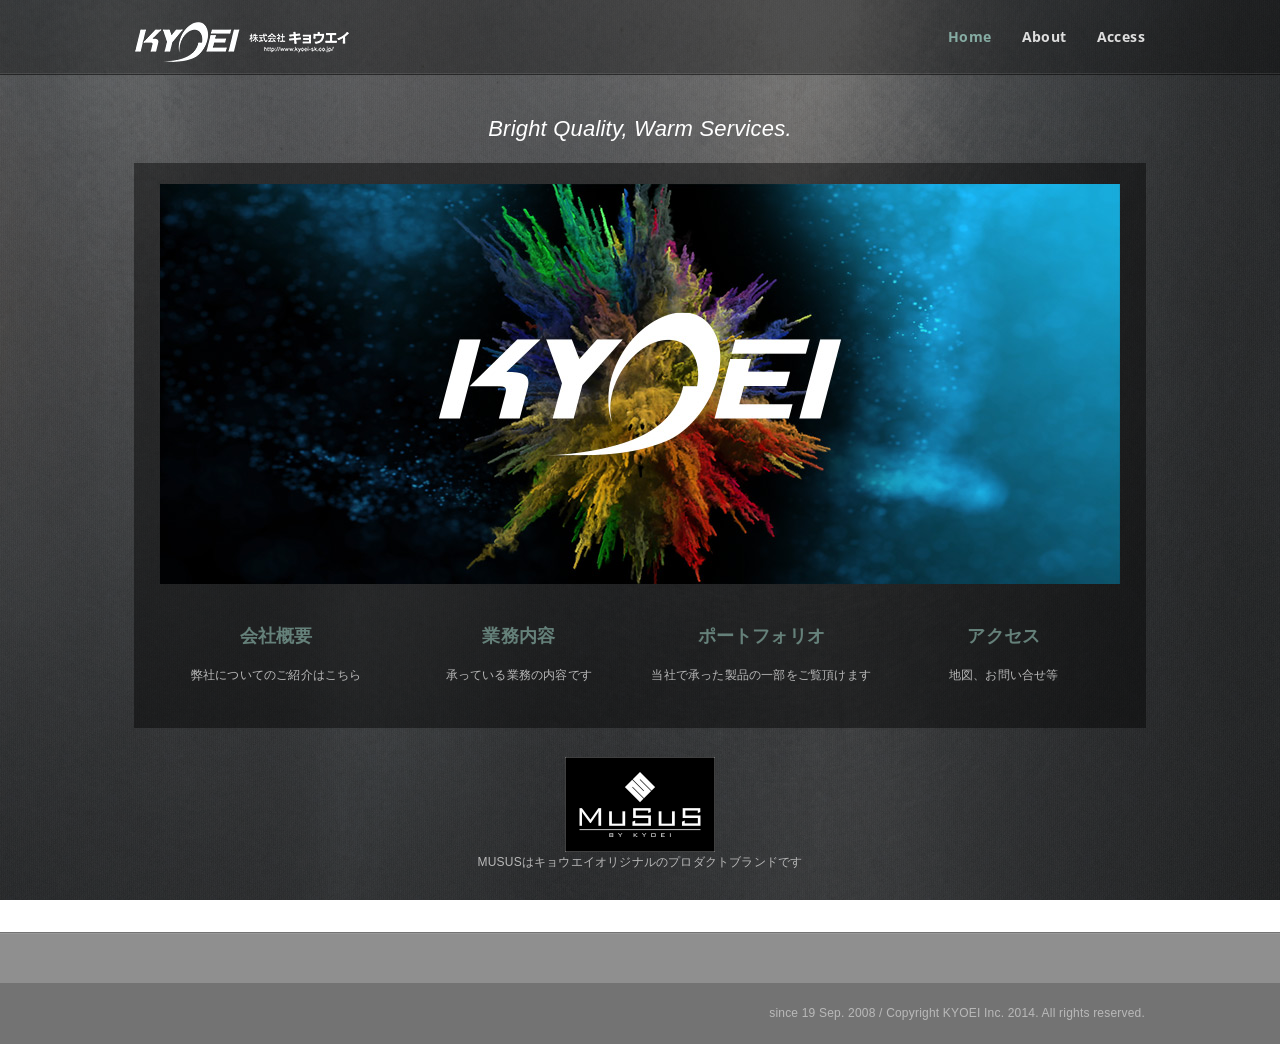
<file: OldDesign/index.html>
<!DOCTYPE HTML>
<html lang="ja-jp">
<head>
<meta charset="UTF-8">
<meta name="viewport" content="width=device-width,initial-scale=1,maximum-scale=1,user-scalable=no">
<META name="keywords" content="キョウエイ,ステンレス,研磨,ヘアライン,ブラスト,鏡面,バイブレーション,鋼材,千葉,八千代,鎌ヶ谷">
<title>KYOEI WEB</title>
<link rel="stylesheet" type="text/css" media="all" href=" style.css" />
<link rel="stylesheet" type="text/css" href="style/css/media-queries.css" />
<link rel="stylesheet" type="text/css" href="style/js/player/mediaelementplayer.css" />
<link href='http://fonts.googleapis.com/css?family=Open+Sans:400,400italic,300italic,300,700,700italic|Open+Sans+Condensed:300,700' rel="stylesheet" type='text/css'>
<!--[if IE 8]>
<link rel="stylesheet" type="text/css" href="style/css/ie8.css" media="all" />
<![endif]-->
<!--[if IE 9]>
<link rel="stylesheet" type="text/css" href="style/css/ie9.css" media="all" />
<![endif]-->
<script type="text/javascript" src="style/js/jquery-1.7.2.min.js"></script>
<script type="text/javascript" src="style/js/ddsmoothmenu.js"></script>
<script type="text/javascript" src="style/js/retina.js"></script>
<script type="text/javascript" src="style/js/selectnav.js"></script>
<script type="text/javascript" src="style/js/jquery.masonry.min.js"></script>
<script type="text/javascript" src="style/js/jquery.fitvids.js"></script>
<script type="text/javascript" src="style/js/jquery.backstretch.min.js"></script>
<script type="text/javascript" src="style/js/mediaelement.min.js"></script>
<script type="text/javascript" src="style/js/mediaelementplayer.min.js"></script>
<script type="text/javascript" src="style/js/jquery.dcflickr.1.0.js"></script>
<script type="text/javascript" src="style/js/twitter.min.js"></script>
<script type="text/javascript">
	$.backstretch("style/images/bg/bg.jpg");
</script>
</head>
<body>
<div class="scanlines"></div>

<!-- Begin Header -->
<div class="header-wrapper opacity">
  <div class="header"> 
    <!-- Begin Logo -->
    <div class="logo"> <a href=" index.html"> <img src="style/images/logo.png" alt="" /> </a> </div>
    <!-- End Logo --> 
    <!-- Begin Menu -->
    <div id="menu-wrapper">
      <div id="menu" class="menu">
        <ul id="tiny">
          <li class="active"><a href="index.html">Home</a> </li>
          <li><a href="">About</a>
            <ul>
              <li><a href=" profile.html">会社概要</a></li>
              <li><a href=" business.html">業務内容</a></li>
              <li><a href=" portfolio.html">ポートフォリオ</a></li>
            </ul>
          </li>
          <li><a href=" access.html">Access</a> </li>
        </ul>
      </div>
    </div>
    <div class="clear"></div>
    <!-- End Menu --> 
  </div>
</div>
<!-- End Header --> 

<!-- Begin Wrapper -->
<div class="wrapper"><!-- Begin Intro -->
  <div class="intro">Bright Quality, Warm Services.</div>
  <!-- End Intro --> 
  
  <!-- Begin Container -->
  <div class="box">
    <div align="center"><img src="style/images/top.jpg" alt="" width="960" height="400"/></div>
    <p>　</p>
    <table width="100%" border="0" cellpadding="0" cellspacing="0">
      <tr id="menu" class="menu">
        <td width="25%" align="center" valign="middle"><h4><a href=" profile.html">会社概要</a></h4></td>
        <td width="25%" align="center" valign="middle"><h4><a href=" business.html">業務内容</a></h4></td>
        <td width="25%" align="center" valign="middle"><h4><a href=" portfolio.html">ポートフォリオ</a></h4></td>
        <td width="25%" align="center" valign="middle"><h4><a href=" access.html">アクセス</a></h4></td>
      </tr>
      <tr id="menu" class="menu">
        <td width="25%" align="center">弊社についてのご紹介はこちら</a></td>
        <td width="25%" align="center">承っている業務の内容です</a></td>
        <td width="25%" align="center">当社で承った製品の一部をご覧頂けます</a></td>
        <td width="25%" align="center">地図、お問い合せ等</a></td>
      </tr>
    </table>
    <p>　</p>
  </div>
</div>
<div class="clear"></div>
</div>
<!-- End Container -->
<div align="center"><img src="musus_logo.jpg" width="150" height="95" alt=""/></div>
<div align="center">MUSUSはキョウエイオリジナルのプロダクトブランドです</div>

</div>
<!-- End Wrapper --> 

<!-- Begin Footer -->
<div class="footer-wrapper">
  <div id="footer" class="four"> </div>
</div>
<div class="site-generator-wrapper">
  <div class="site-generator">
    <div align="right">since 19 Sep. 2008 / Copyright KYOEI Inc. 2014. All rights reserved.</div>
  </div>
</div>
<!-- End Footer --> 
<script type="text/javascript" src="style/js/scripts.js"></script>
</body>
</html>
</file>
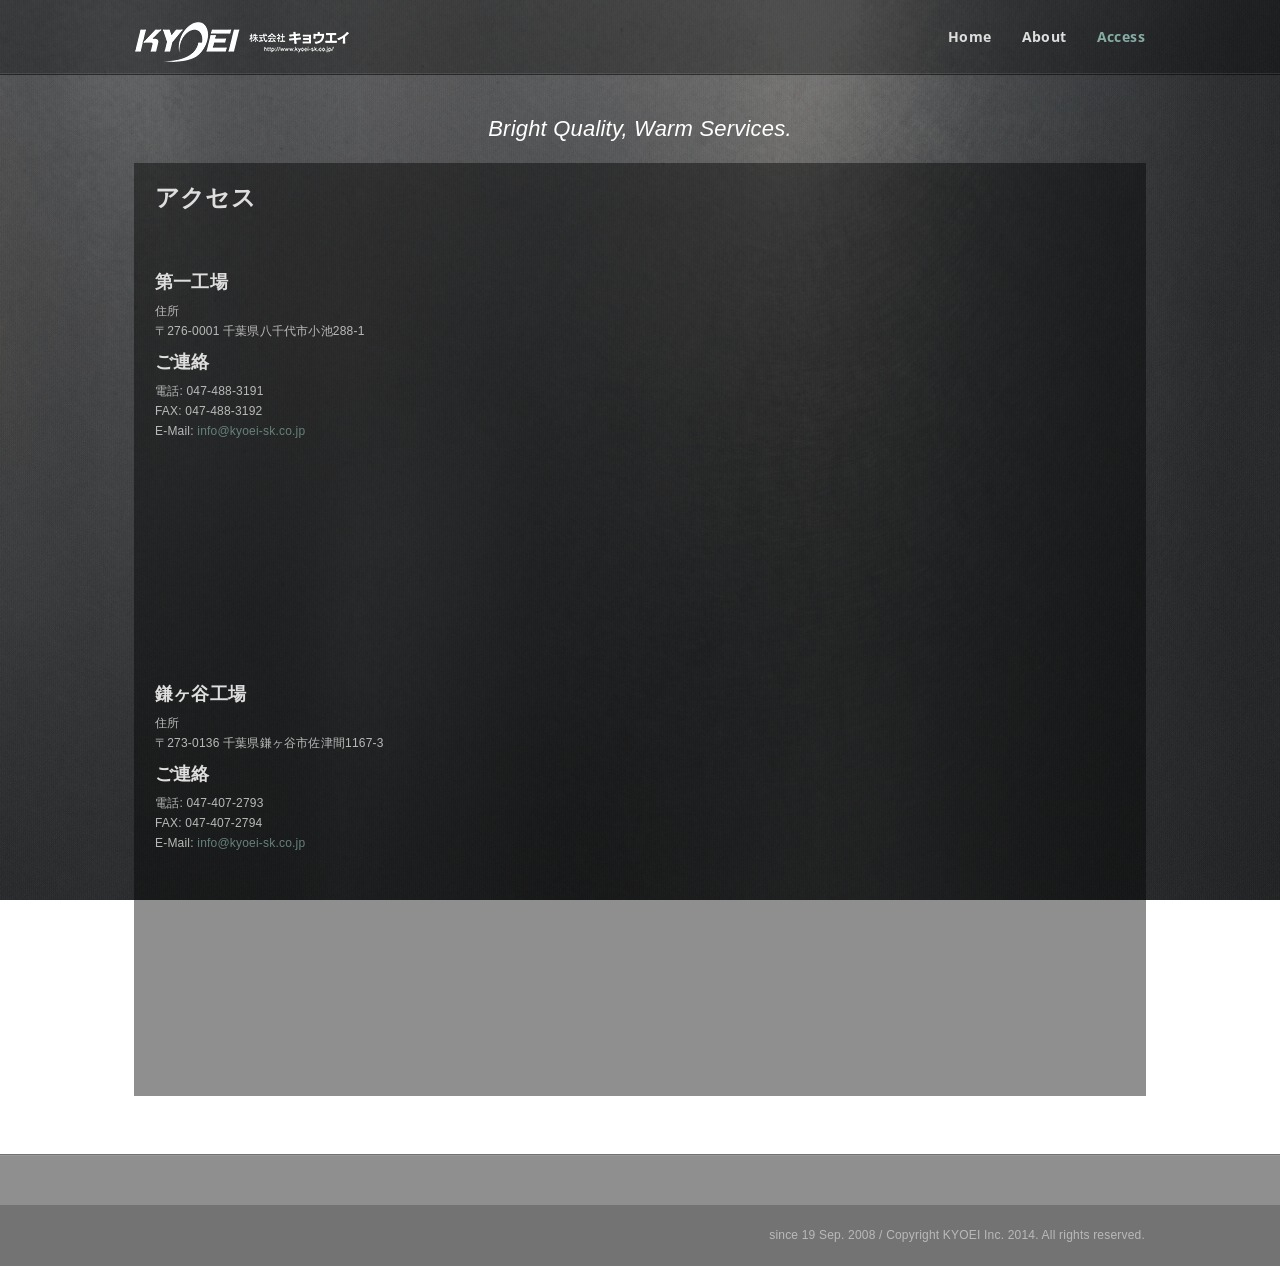
<file: OldDesign/access.html>
<!DOCTYPE HTML>
<html lang="en-US">
<head>
<meta charset="UTF-8">
<meta name="viewport" content="width=device-width,initial-scale=1,maximum-scale=1,user-scalable=no">
<title>KYOEI WEB</title>
<link rel="stylesheet" type="text/css" media="all" href="style.css" />
<link rel="stylesheet" type="text/css" href="style/css/media-queries.css" />
<link rel="stylesheet" type="text/css" href="style/js/player/mediaelementplayer.css" />
<link href='http://fonts.googleapis.com/css?family=Open+Sans:400,400italic,300italic,300,700,700italic|Open+Sans+Condensed:300,700' rel="stylesheet" type='text/css'>
<!--[if IE 8]>
<link rel="stylesheet" type="text/css" href="style/css/ie8.css" media="all" />
<![endif]-->
<!--[if IE 9]>
<link rel="stylesheet" type="text/css" href="style/css/ie9.css" media="all" />
<![endif]-->
<script type="text/javascript" src="style/js/jquery-1.7.2.min.js"></script>
<script type="text/javascript" src="style/js/ddsmoothmenu.js"></script>
<script type="text/javascript" src="style/js/retina.js"></script>
<script type="text/javascript" src="style/js/selectnav.js"></script>
<script type="text/javascript" src="style/js/jquery.masonry.min.js"></script>
<script type="text/javascript" src="style/js/jquery.fitvids.js"></script>
<script type="text/javascript" src="style/js/jquery.backstretch.min.js"></script>
<script type="text/javascript" src="style/js/mediaelement.min.js"></script>
<script type="text/javascript" src="style/js/mediaelementplayer.min.js"></script>
<script type="text/javascript" src="style/js/jquery.dcflickr.1.0.js"></script>
<script type="text/javascript" src="style/js/twitter.min.js"></script>
<script type="text/javascript">
	$.backstretch("style/images/bg/bg.jpg");
</script>
</head>
<body>
<div class="scanlines"></div>

<!-- Begin Header -->
<div class="header-wrapper opacity">
  <div class="header"> 
    <!-- Begin Logo -->
    <div class="logo"> <a href="index.html"> <img src="style/images/logo.png" alt="" /> </a> </div>
    <!-- End Logo --> 
    <!-- Begin Menu -->
    <div id="menu-wrapper">
      <div id="menu" class="menu">
        <ul id="tiny">
          <li><a href="index.html">Home</a> </li>
          <li><a href="">About</a>
            <ul>
              <li><a href="profile.html">会社概要</a></li>
              <li><a href="business.html">業務内容</a></li>
              <li><a href="portfolio.html">ポートフォリオ</a></li>
            </ul>
          </li>
          <li class="active"><a href="access.html">Access</a> </li>
        </ul>
      </div>
    </div>
    <div class="clear"></div>
    <!-- End Menu --> 
  </div>
</div>
<!-- End Header --> 

<!-- Begin Wrapper -->
<div class="wrapper"><!-- Begin Intro -->
  <div class="intro">Bright Quality, Warm Services.</div>
  <!-- End Intro --> 
  
  <!-- Begin Container -->
  <div class="box">
    <h1 class="title">アクセス</h1>
    <p>　</p>
    <div class="one-third">
      <div class="outer none">
        <h4>第一工場</h4>
        <p>住所</p>
        <p>〒276-0001 千葉県八千代市小池288-1</p>
        <h4>ご連絡</h4>
        <p>電話: 047-488-3191</p>
        <p>FAX: 047-488-3192</p>
        <p>E-Mail: <a href="mailto:info@kyoei-sk.co.jp">info@kyoei-sk.co.jp</a></p>
      </div>
    </div>
    <div class="two-third last">
      <iframe src="https://www.google.com/maps/embed?pb=!1m14!1m8!1m3!1d3236.985468618449!2d140.0919324!3d35.7757333!3m2!1i1024!2i768!4f13.1!3m3!1m2!1s0x60227e7cc0042051%3A0xd29e129d8ed51c13!2z5Y2D6JGJ55yM5YWr5Y2D5Luj5biC5bCP5rGg77yS77yY77yY4oiS77yR!5e0!3m2!1sja!2sjp!4v1393571088770" width="100%" height="350" frameborder="0" style="border:0"></iframe>
      <br />
      <p>　</p>
    </div>
    <div class="one-third">
      <div class="outer none">
        <h4>鎌ヶ谷工場</h4>
        <p>住所</p>
        <p>〒273-0136 千葉県鎌ヶ谷市佐津間1167-3</p>
        <h4>ご連絡</h4>
        <p>電話: 047-407-2793</p>
        <p>FAX: 047-407-2794</p>
        <p>E-Mail: <a href="mailto:info@kyoei-sk.co.jp">info@kyoei-sk.co.jp</a></p>
      </div>
    </div>
    <div class="two-third last">
      <iframe src="https://www.google.com/maps/embed?pb=!1m14!1m8!1m3!1d3236.3516836709077!2d140.0092055!3d35.7912987!3m2!1i1024!2i768!4f13.1!3m3!1m2!1s0x6018820546372375%3A0x414151cfb96462a8!2z5Y2D6JGJ55yM6Y6M44Kx6LC35biC5L2Q5rSl6ZaT77yR77yR77yW77yX4oiS77yT!5e0!3m2!1sja!2sjp!4v1393570843858?hl=ja" width="100%" height="350" frameborder="0" style="border:0"></iframe>
      <br />
      <p>　</p>
    </div>
    <div class="clear"></div>
  </div>
  <!-- End Container --> 
  
</div>
<!-- End Wrapper --> 

<!-- Begin Footer -->
<div class="footer-wrapper">
  <div id="footer" class="four"> </div>
</div>
<div class="site-generator-wrapper">
  <div class="site-generator">
    <div align="right">since 19 Sep. 2008 / Copyright KYOEI Inc. 2014. All rights reserved.</div>
  </div>
</div>
<!-- End Footer --> 
<script type="text/javascript" src="style/js/scripts.js"></script>
</body>
</html>
</file>
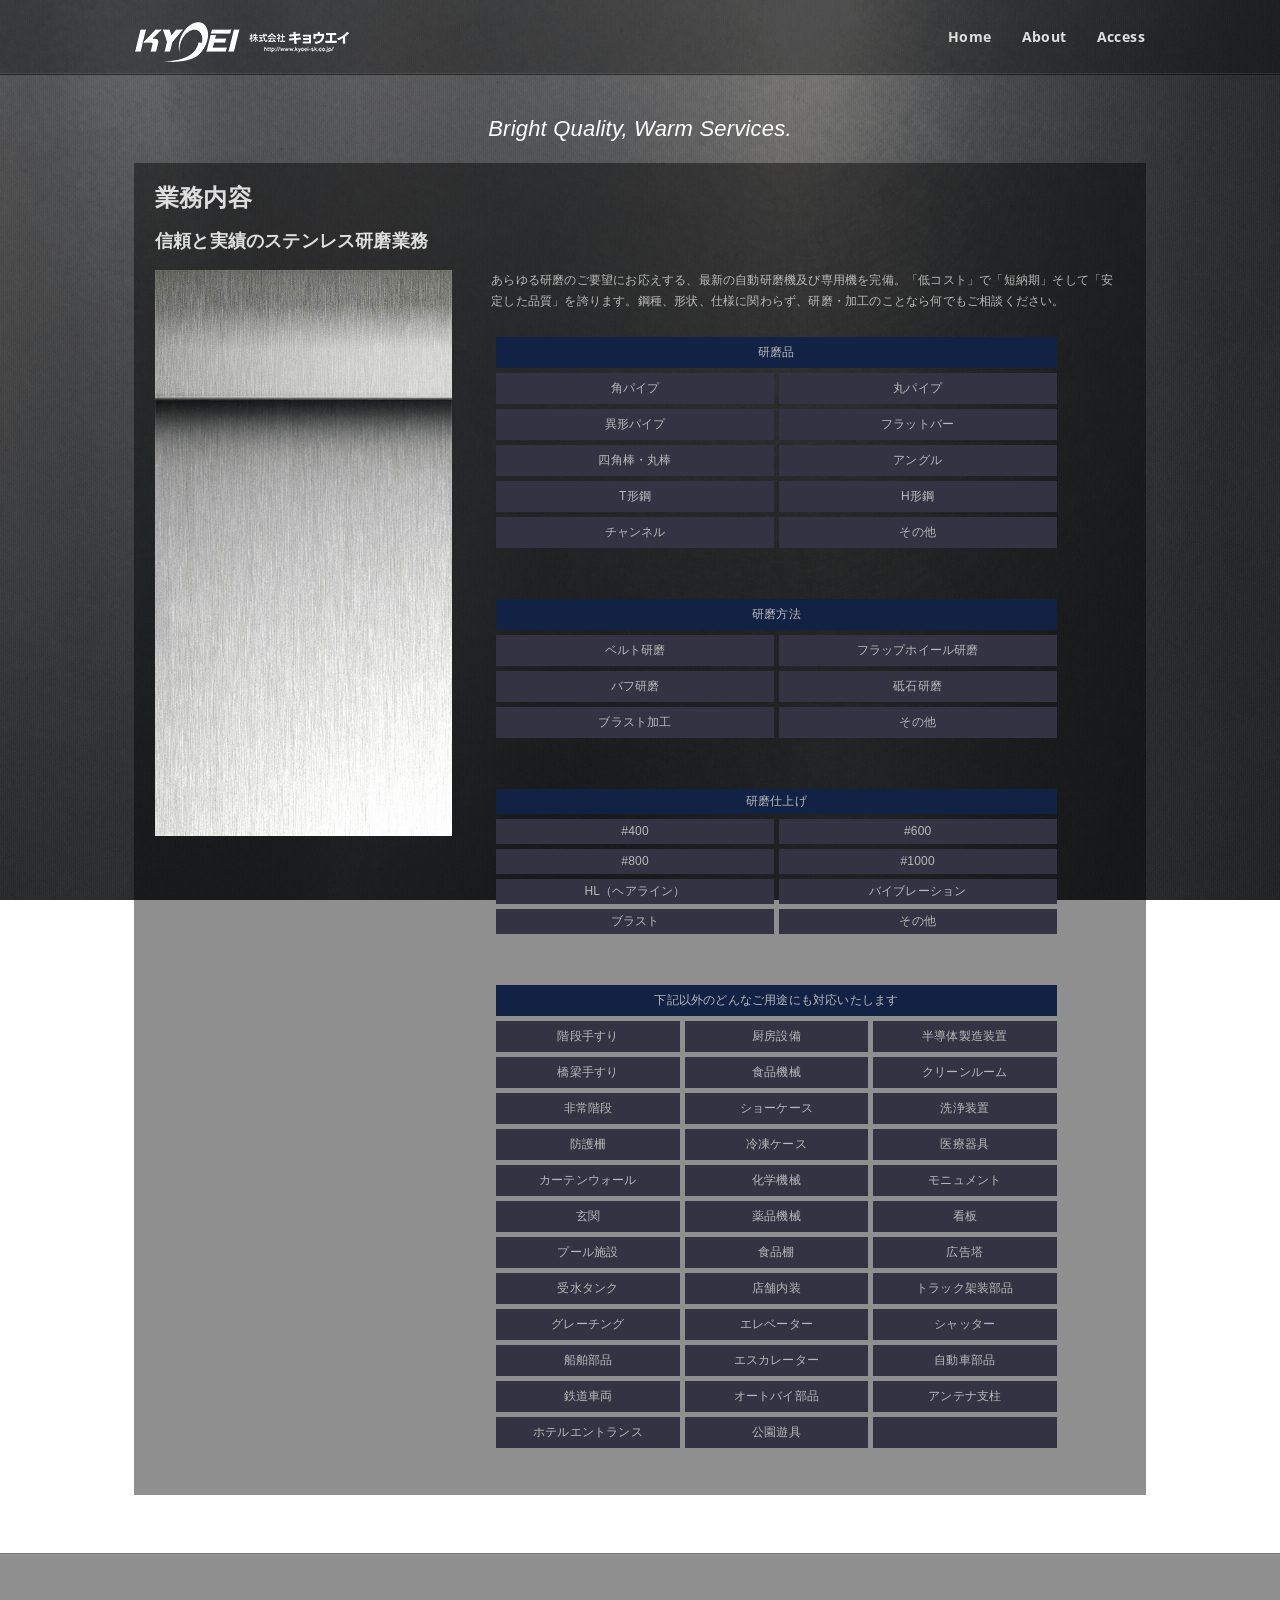
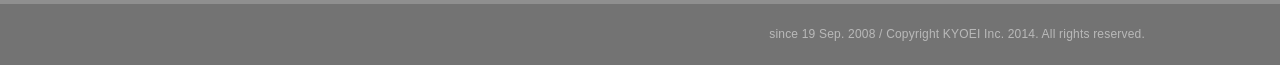
<file: OldDesign/business.html>
<!DOCTYPE HTML>
<html lang="ja-jp">
<head>
<meta charset="UTF-8">
<meta name="viewport" content="width=device-width,initial-scale=1,maximum-scale=1,user-scalable=no">
<title>KYOEI WEB</title>
<link rel="stylesheet" type="text/css" media="all" href="style.css" />
<link rel="stylesheet" type="text/css" href="style/css/media-queries.css" />
<link rel="stylesheet" type="text/css" href="style/js/player/mediaelementplayer.css" />
<link href='http://fonts.googleapis.com/css?family=Open+Sans:400,400italic,300italic,300,700,700italic|Open+Sans+Condensed:300,700' rel="stylesheet" type='text/css'>
<!--[if IE 8]>
<link rel="stylesheet" type="text/css" href="style/css/ie8.css" media="all" />
<![endif]-->
<!--[if IE 9]>
<link rel="stylesheet" type="text/css" href="style/css/ie9.css" media="all" />
<![endif]-->
<script type="text/javascript" src="style/js/jquery-1.7.2.min.js"></script>
<script type="text/javascript" src="style/js/ddsmoothmenu.js"></script>
<script type="text/javascript" src="style/js/retina.js"></script>
<script type="text/javascript" src="style/js/selectnav.js"></script>
<script type="text/javascript" src="style/js/jquery.masonry.min.js"></script>
<script type="text/javascript" src="style/js/jquery.fitvids.js"></script>
<script type="text/javascript" src="style/js/jquery.backstretch.min.js"></script>
<script type="text/javascript" src="style/js/mediaelement.min.js"></script>
<script type="text/javascript" src="style/js/mediaelementplayer.min.js"></script>
<script type="text/javascript" src="style/js/jquery.dcflickr.1.0.js"></script>
<script type="text/javascript" src="style/js/twitter.min.js"></script>
<script type="text/javascript">
	$.backstretch("style/images/bg/bg.jpg");
</script>
</head>
<body>
<div class="scanlines"></div>

<!-- Begin Header -->
<div class="header-wrapper opacity">
  <div class="header"> 
    <!-- Begin Logo -->
    <div class="logo"> <a href="index.html"> <img src="style/images/logo.png" alt="" /> </a> </div>
    <!-- End Logo --> 
    <!-- Begin Menu -->
    <div id="menu-wrapper">
      <div id="menu" class="menu">
        <ul id="tiny">
          <li><a href="index.html">Home</a> </li>
          <li><a href="">About</a>
            <ul>
              <li><a href="profile.html">会社概要</a></li>
              <li class="active"><a href="business.html">業務内容</a></li>
              <li><a href="portfolio.html">ポートフォリオ</a></li>
            </ul>
          </li>
          <li><a href="access.html">Access</a> </li>
        </ul>
      </div>
    </div>
    <div class="clear"></div>
    <!-- End Menu --> 
  </div>
</div>
<!-- End Header --> 

<!-- Begin Wrapper -->
<div class="wrapper"><!-- Begin Intro -->
  <div class="intro">Bright Quality, Warm Services.</div>
  <!-- End Intro --> 
  
  <!-- Begin Container -->
  <div class="box">
    <h1 class="title">業務内容</h1>
    <h4>信頼と実績のステンレス研磨業務</h4>
    <div class="one-third">
      <div class="outer none"><span class="inset"><img src="style/images/art/business.jpg" alt="About" title="Business" /></span></div>
    </div>
    <div class="two-third last">
    <p>あらゆる研磨のご要望にお応えする、最新の自動研磨機及び専用機を完備。「低コスト」で「短納期」そして「安定した品質」を誇ります。鋼種、形状、仕様に関わらず、研磨・加工のことなら何でもご相談ください。</p>
      <table width="90%" border="0" cellpadding="5" cellspacing="5">
        <tr>
          <td colspan="2" align="center" valign="middle" bgcolor="#112244">研磨品</td>
        </tr>
        <tr>
          <td align="center" valign="middle" bgcolor="#333344">角パイプ</td>
          <td align="center" valign="middle" bgcolor="#333344">丸パイプ</td>
        </tr>
        <tr>
          <td align="center" valign="middle" bgcolor="#333344">異形パイプ</td>
          <td align="center" valign="middle" bgcolor="#333344">フラットバー</td>
        </tr>
        <tr>
          <td align="center" valign="middle" bgcolor="#333344">四角棒・丸棒</td>
          <td align="center" valign="middle" bgcolor="#333344">アングル</td>
        </tr>
        <tr>
          <td align="center" valign="middle" bgcolor="#333344">T形鋼</td>
          <td align="center" valign="middle" bgcolor="#333344">H形鋼</td>
        </tr>
        <tr>
          <td align="center" valign="middle" bgcolor="#333344">チャンネル</td>
          <td align="center" valign="middle" bgcolor="#333344">その他</td>
        </tr>
      </table>
      <p>　</p>
      <table width="90%" border="0" cellpadding="5" cellspacing="5">
        <tr>
          <td colspan="2" align="center" valign="middle" bgcolor="#112244">研磨方法</td>
        </tr>
        <tr>
          <td width="50%" align="center" valign="middle" bgcolor="#333344">ベルト研磨</td>
          <td align="center" valign="middle" bgcolor="#333344">フラップホイール研磨</td>
        </tr>
        <tr>
          <td align="center" valign="middle" bgcolor="#333344">バフ研磨</td>
          <td align="center" valign="middle" bgcolor="#333344">砥石研磨</td>
        </tr>
        <tr>
          <td align="center" valign="middle" bgcolor="#333344">ブラスト加工</td>
          <td align="center" valign="middle" bgcolor="#333344">その他</td>
        </tr>
      </table>
      <p>　</p>
      <table width="90%" border="0" cellpadding="2" cellspacing="5">
        <tr>
          <td colspan="2" align="center" valign="middle" bgcolor="#112244">研磨仕上げ</td>
        </tr>
        <tr>
          <td width="50%" align="center" valign="middle" bgcolor="#333344">#400</td>
          <td width="50%" align="center" valign="middle" bgcolor="#333344">#600</td>
        </tr>
        <tr>
          <td width="50%" align="center" valign="middle" bgcolor="#333344">#800</td>
          <td width="50%" align="center" valign="middle" bgcolor="#333344">#1000</td>
        </tr>
        <tr>
          <td width="50%" align="center" valign="middle" bgcolor="#333344">HL（ヘアライン）</td>
          <td width="50%" align="center" valign="middle" bgcolor="#333344">バイブレーション</td>
        </tr>
        <tr>
          <td width="50%" align="center" valign="middle" bgcolor="#333344">ブラスト</td>
          <td width="50%" align="center" valign="middle" bgcolor="#333344">その他</td>
        </tr>
      </table>
      <p>　</p>
      <table width="90%" border="0" cellpadding="5" cellspacing="5">
        <tr>
          <td colspan="3" align="center" valign="middle" bgcolor="#112244">下記以外のどんなご用途にも対応いたします</td>
        </tr>
        <tr>
          <td width="33%" align="center" valign="middle" bgcolor="#333344">階段手すり</td>
          <td width="33%" align="center" valign="middle" bgcolor="#333344">厨房設備</td>
          <td width="33%" align="center" valign="middle" bgcolor="#333344">半導体製造装置</td>
        </tr>
        <tr>
          <td width="33%" align="center" valign="middle" bgcolor="#333344">橋梁手すり</td>
          <td width="33%" align="center" valign="middle" bgcolor="#333344">食品機械</td>
          <td width="33%" align="center" valign="middle" bgcolor="#333344">クリーンルーム</td>
        </tr>
        <tr>
          <td width="33%" align="center" valign="middle" bgcolor="#333344">非常階段</td>
          <td width="33%" align="center" valign="middle" bgcolor="#333344">ショーケース</td>
          <td width="33%" align="center" valign="middle" bgcolor="#333344">洗浄装置</td>
        </tr>
        <tr>
          <td width="33%" align="center" valign="middle" bgcolor="#333344">防護柵</td>
          <td width="33%" align="center" valign="middle" bgcolor="#333344">冷凍ケース</td>
          <td width="33%" align="center" valign="middle" bgcolor="#333344">医療器具</td>
        </tr>
        <tr>
          <td width="33%" align="center" valign="middle" bgcolor="#333344">カーテンウォール</td>
          <td width="33%" align="center" valign="middle" bgcolor="#333344">化学機械</td>
          <td width="33%" align="center" valign="middle" bgcolor="#333344">モニュメント</td>
        </tr>
        <tr>
          <td width="33%" align="center" valign="middle" bgcolor="#333344">玄関</td>
          <td width="33%" align="center" valign="middle" bgcolor="#333344">薬品機械</td>
          <td width="33%" align="center" valign="middle" bgcolor="#333344">看板</td>
        </tr>
        <tr>
          <td width="33%" align="center" valign="middle" bgcolor="#333344">プール施設</td>
          <td width="33%" align="center" valign="middle" bgcolor="#333344">食品棚</td>
          <td width="33%" align="center" valign="middle" bgcolor="#333344">広告塔</td>
        </tr>
        <tr>
          <td width="33%" align="center" valign="middle" bgcolor="#333344">受水タンク</td>
          <td width="33%" align="center" valign="middle" bgcolor="#333344">店舗内装</td>
          <td width="33%" align="center" valign="middle" bgcolor="#333344">トラック架装部品</td>
        </tr>
        <tr>
          <td width="33%" align="center" valign="middle" bgcolor="#333344">グレーチング</td>
          <td width="33%" align="center" valign="middle" bgcolor="#333344">エレベーター</td>
          <td width="33%" align="center" valign="middle" bgcolor="#333344">シャッター</td>
        </tr>
        <tr>
          <td width="33%" align="center" valign="middle" bgcolor="#333344">船舶部品</td>
          <td width="33%" align="center" valign="middle" bgcolor="#333344">エスカレーター</td>
          <td width="33%" align="center" valign="middle" bgcolor="#333344">自動車部品</td>
        </tr>
        <tr>
          <td width="33%" align="center" valign="middle" bgcolor="#333344">鉄道車両</td>
          <td width="33%" align="center" valign="middle" bgcolor="#333344">オートバイ部品</td>
          <td width="33%" align="center" valign="middle" bgcolor="#333344">アンテナ支柱</td>
        </tr>
                <tr>
          <td width="33%" align="center" valign="middle" bgcolor="#333344">ホテルエントランス</td>
          <td width="33%" align="center" valign="middle" bgcolor="#333344">公園遊具</td>
          <td width="33%" align="center" valign="middle" bgcolor="#333344">　</td>
        </tr>
      </table>
      <p>　</p>
    </div>
    <div class="clear"></div>
  </div>
  <!-- End Container --> 
  
</div>
<!-- End Wrapper --> 

<!-- Begin Footer -->
<div class="footer-wrapper">
  <div id="footer" class="four"> </div>
</div>
<div class="site-generator-wrapper">
  <div class="site-generator">
    <div align="right">since 19 Sep. 2008 / Copyright KYOEI Inc. 2014. All rights reserved.</div>
  </div>
</div>
<!-- End Footer --> 
<script type="text/javascript" src="style/js/scripts.js"></script>
</body>
</html>
</file>
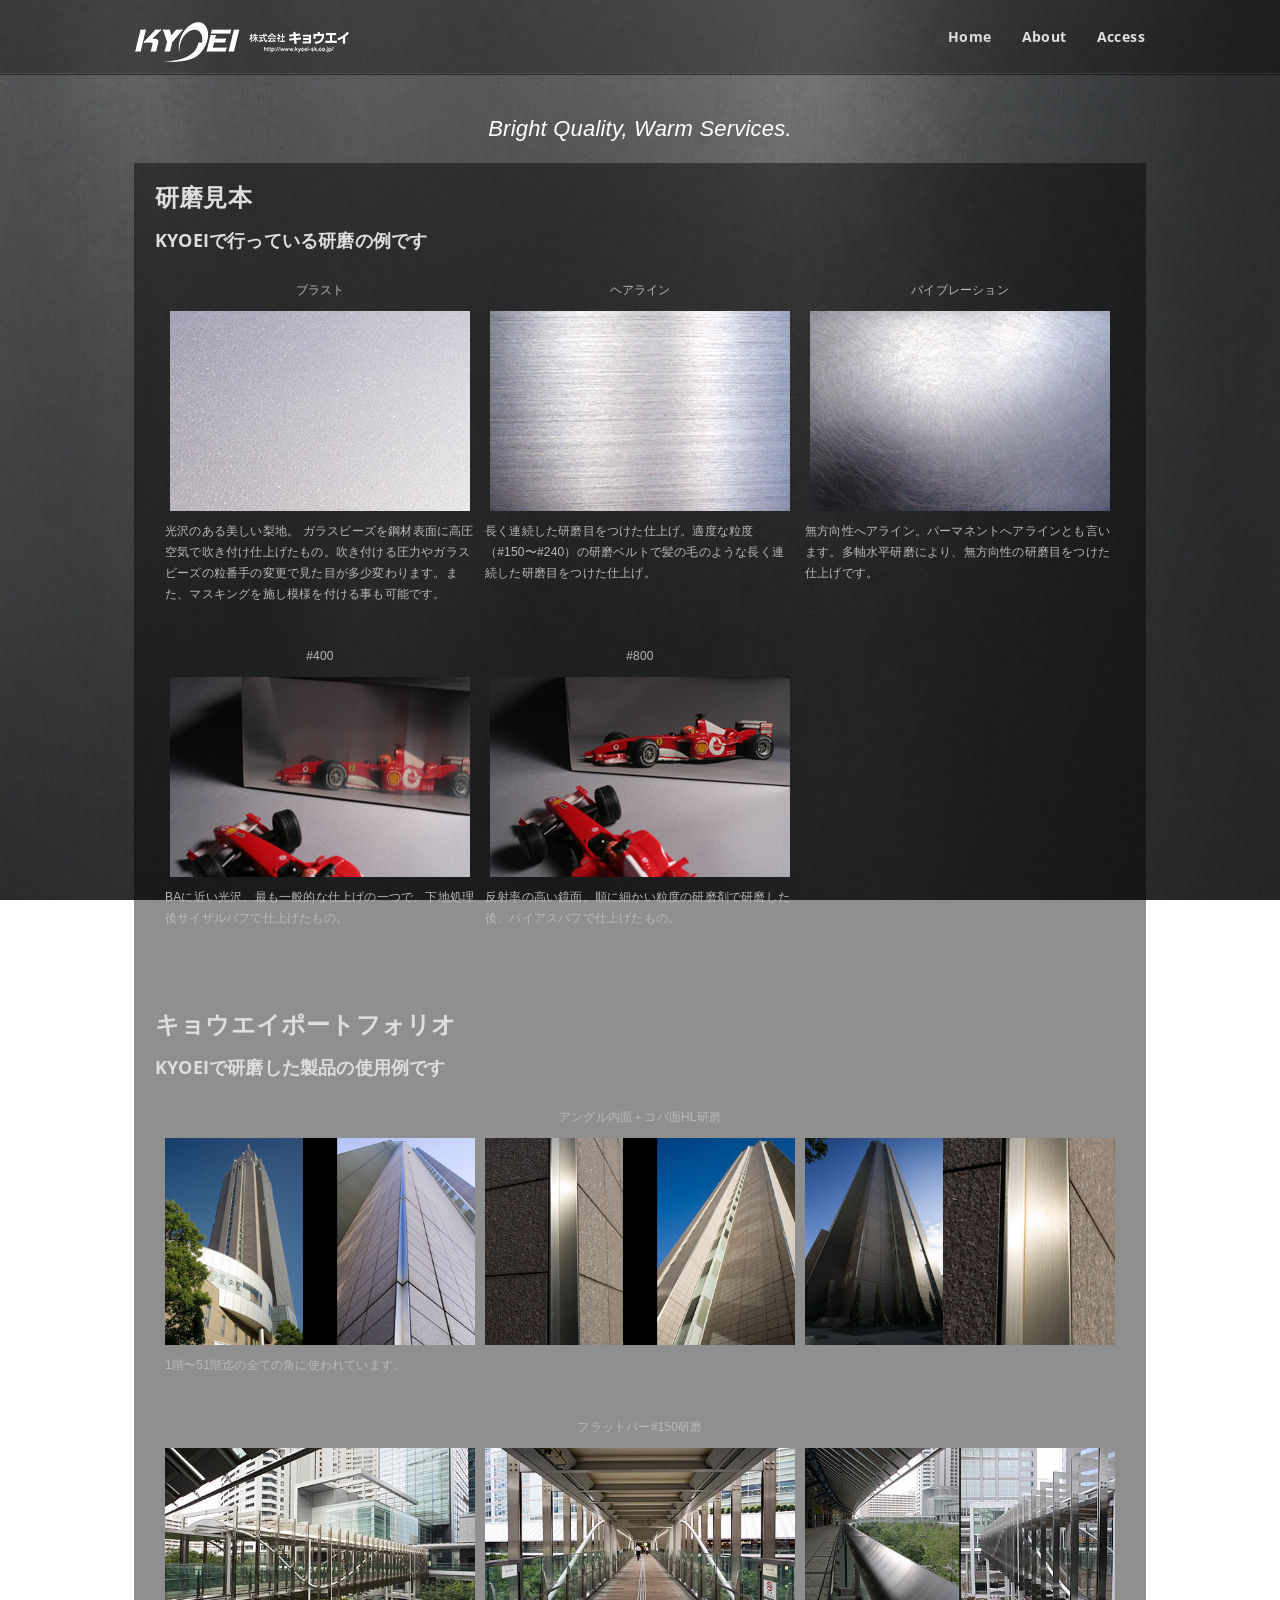
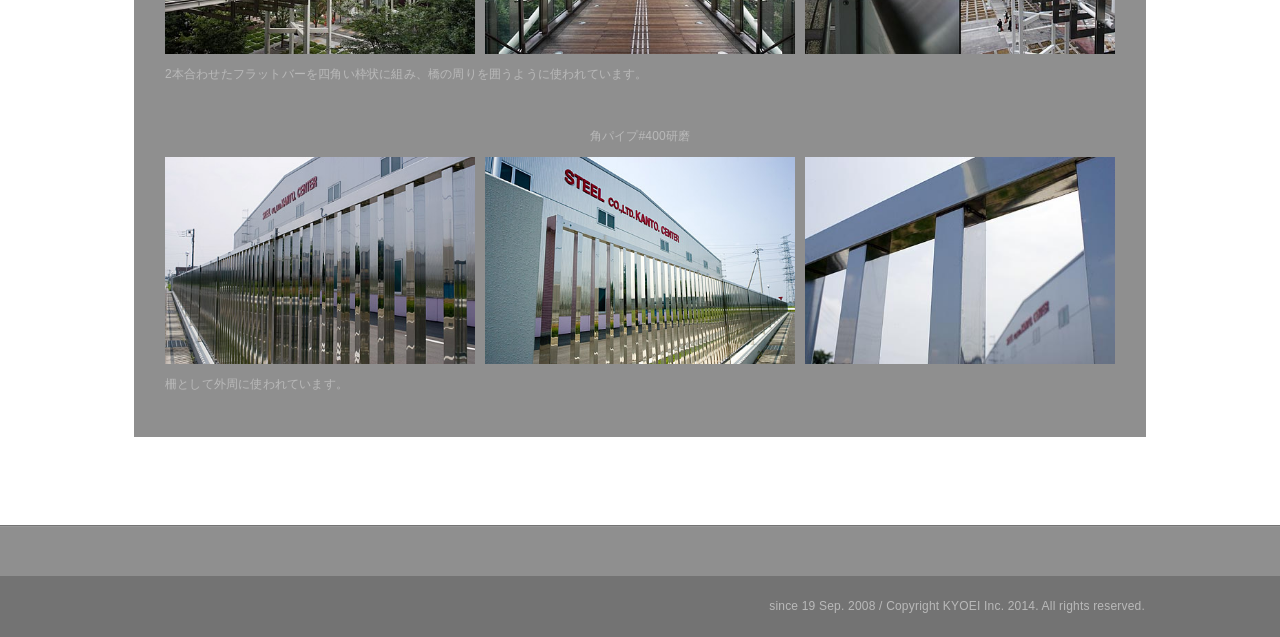
<file: OldDesign/portfolio.html>
<!DOCTYPE HTML>
<html lang="ja-jp">
<head>
<meta charset="UTF-8">
<meta name="viewport" content="width=device-width,initial-scale=1,maximum-scale=1,user-scalable=no">
<title>KYOEI WEB</title>
<link rel="stylesheet" type="text/css" media="all" href=" style.css" />
<link rel="stylesheet" type="text/css" href="style/css/media-queries.css" />
<link rel="stylesheet" type="text/css" href="style/js/player/mediaelementplayer.css" />
<link href='http://fonts.googleapis.com/css?family=Open+Sans:400,400italic,300italic,300,700,700italic|Open+Sans+Condensed:300,700' rel="stylesheet" type='text/css'>
<!--[if IE 8]>
<link rel="stylesheet" type="text/css" href="style/css/ie8.css" media="all" />
<![endif]-->
<!--[if IE 9]>
<link rel="stylesheet" type="text/css" href="style/css/ie9.css" media="all" />
<![endif]-->
<script type="text/javascript" src="style/js/jquery-1.7.2.min.js"></script>
<script type="text/javascript" src="style/js/ddsmoothmenu.js"></script>
<script type="text/javascript" src="style/js/retina.js"></script>
<script type="text/javascript" src="style/js/selectnav.js"></script>
<script type="text/javascript" src="style/js/jquery.masonry.min.js"></script>
<script type="text/javascript" src="style/js/jquery.fitvids.js"></script>
<script type="text/javascript" src="style/js/jquery.backstretch.min.js"></script>
<script type="text/javascript" src="style/js/mediaelement.min.js"></script>
<script type="text/javascript" src="style/js/mediaelementplayer.min.js"></script>
<script type="text/javascript" src="style/js/jquery.dcflickr.1.0.js"></script>
<script type="text/javascript" src="style/js/twitter.min.js"></script>
<script type="text/javascript">
	$.backstretch("style/images/bg/bg.jpg");
</script>
</head>
<body>
<div class="scanlines"></div>

<!-- Begin Header -->
<div class="header-wrapper opacity">
  <div class="header"> 
    <!-- Begin Logo -->
    <div class="logo"> <a href=" index.html"> <img src="style/images/logo.png" alt="" /> </a> </div>
    <!-- End Logo --> 
    <!-- Begin Menu -->
    <div id="menu-wrapper">
      <div id="menu" class="menu">
        <ul id="tiny">
          <li><a href="index.html">Home</a> </li>
          <li><a href="">About</a>
            <ul>
              <li><a href=" profile.html">会社概要</a></li>
              <li><a href=" business.html">業務内容</a></li>
              <li class="active"><a href=" portfolio.html">ポートフォリオ</a></li>
            </ul>
          </li>
          <li><a href=" access.html">Access</a> </li>
        </ul>
      </div>
    </div>
    <div class="clear"></div>
    <!-- End Menu --> 
  </div>
</div>
<!-- End Header --> 

<!-- Begin Wrapper -->
<div class="wrapper"><!-- Begin Intro -->
  <div class="intro">Bright Quality, Warm Services.</div>
  <!-- End Intro --> 
  
  <!-- Begin Container -->
  <div class="box">
    <h1 class="title">研磨見本</h1>
    <h4>KYOEIで行っている研磨の例です</h4>
    <table width="100%" border="0" cellpadding="0" cellspacing="10">
      <tr>
        <td width="33%" align="center" valign="middle">ブラスト</td>
        <td width="33%" align="center" valign="middle">ヘアライン</td>
        <td width="33%" align="center" valign="middle">バイブレーション</td>
      </tr>
      <tr>
        <td width="33%" align="center" valign="middle"><img src="style/images/portfolio/e1.jpg" alt=""/></td>
        <td width="33%" align="center" valign="middle"><img src="style/images/portfolio/e2.jpg" alt=""/></td>
        <td width="33%" align="center" valign="middle"><img src="style/images/portfolio/e3.jpg" alt=""/></td>
      </tr>
      <tr>
        <td width="33%" align="left" valign="top">光沢のある美しい梨地。
          ガラスビーズを鋼材表面に高圧空気で吹き付け仕上げたもの。吹き付ける圧力やガラスビーズの粒番手の変更で見た目が多少変わります。また、マスキングを施し模様を付ける事も可能です。</td>
        <td width="33%" align="left" valign="top">長く連続した研磨目をつけた仕上げ。適度な粒度（#150〜#240）の研磨ベルトで髪の毛のような長く連続した研磨目をつけた仕上げ。</td>
        <td width="33%" align="left" valign="top">無方向性へアライン。パーマネントへアラインとも言います。多軸水平研磨により、無方向性の研磨目をつけた仕上げです。</td>
      </tr>
      <tr>
        <td width="33%" align="center" valign="middle" colspan="3">　</td>
      </tr>
      <tr>
        <td width="33%" align="center" valign="middle">#400</td>
        <td width="33%" align="center" valign="middle">#800</td>
        <td width="33%" align="center" valign="middle">　</td>
      </tr>
      <tr>
        <td width="33%" align="center" valign="middle"><img src="style/images/portfolio/e4.jpg" alt=""/></td>
        <td width="33%" align="center" valign="middle"><img src="style/images/portfolio/e5.jpg" alt=""/></td>
        <td width="33%" align="center" valign="middle">　</td>
      </tr>
      <tr>
        <td width="33%" align="left" valign="top">BAに近い光沢。最も一般的な仕上げの一つで、下地処理後サイザルバフで仕上げたもの。</td>
        <td width="33%" align="left" valign="top">反射率の高い鏡面。順に細かい粒度の研磨剤で研磨した後、バイアスバフで仕上げたもの。</td>
        <td width="33%" align="left" valign="top">　</td>
      </tr>
      <tr>
        <td align="center" valign="middle" colspan="3">　</td>
      </tr>
    </table>
    <p>　</p>
    <h1 class="title">キョウエイポートフォリオ</h1>
    <h4>KYOEIで研磨した製品の使用例です</h4>
    <table width="100%" border="0" cellpadding="0" cellspacing="10">
      <tr>
        <td align="center" valign="middle" colspan="3">アングル内面＋コバ面HL研磨</td>
      </tr>
      <tr>
        <td width="33%" align="center" valign="middle"><img src="style/images/portfolio/p1.jpg" alt=""/></td>
        <td width="33%" align="center" valign="middle"><img src="style/images/portfolio/p2.jpg" alt=""/></td>
        <td width="33%" align="center" valign="middle"><img src="style/images/portfolio/p3.jpg" alt=""/></td>
      </tr>
      <tr>
        <td align="left" valign="middle" colspan="3">1階〜51階迄の全ての角に使われています。</td>
      </tr>
      <tr>
        <td align="center" valign="middle" colspan="3">　</td>
      </tr>
      <tr>
        <td align="center" valign="middle" colspan="3">フラットバー#150研磨</td>
      </tr>
      <tr>
        <td width="33%" align="center" valign="middle"><img src="style/images/portfolio/p4.jpg" alt=""/></td>
        <td width="33%" align="center" valign="middle"><img src="style/images/portfolio/p5.jpg" alt=""/></td>
        <td width="33%" align="center" valign="middle"><img src="style/images/portfolio/p6.jpg" alt=""/></td>
      </tr>
      <tr>
        <td align="left" valign="middle" colspan="3">2本合わせたフラットバーを四角い枠状に組み、橋の周りを囲うように使われています。</td>
      </tr>
      <tr>
        <td align="center" valign="middle" colspan="3">　</td>
      </tr>
      <tr>
        <td align="center" valign="middle" colspan="3">角パイプ#400研磨</td>
      </tr>
      <tr>
        <td width="33%" align="center" valign="middle"><img src="style/images/portfolio/p7.jpg" alt=""/></td>
        <td width="33%" align="center" valign="middle"><img src="style/images/portfolio/p8.jpg" alt=""/></td>
        <td width="33%" align="center" valign="middle"><img src="style/images/portfolio/p9.jpg" alt=""/></td>
      </tr>
      <tr>
        <td align="left" valign="middle" colspan="3">柵として外周に使われています。</td>
      </tr>
      <tr>
        <td align="center" valign="middle" colspan="3">　</td>
      </tr>
    </table>
  </div>
</div>
<div class="clear"></div>
</div>
<!-- End Container -->

</div>
<!-- End Wrapper --> 

<!-- Begin Footer -->
<div class="footer-wrapper">
  <div id="footer" class="four"> </div>
</div>
<div class="site-generator-wrapper">
  <div class="site-generator">
    <div align="right">since 19 Sep. 2008 / Copyright KYOEI Inc. 2014. All rights reserved.</div>
  </div>
</div>
<!-- End Footer --> 
<script type="text/javascript" src="style/js/scripts.js"></script>
</body>
</html>
</file>
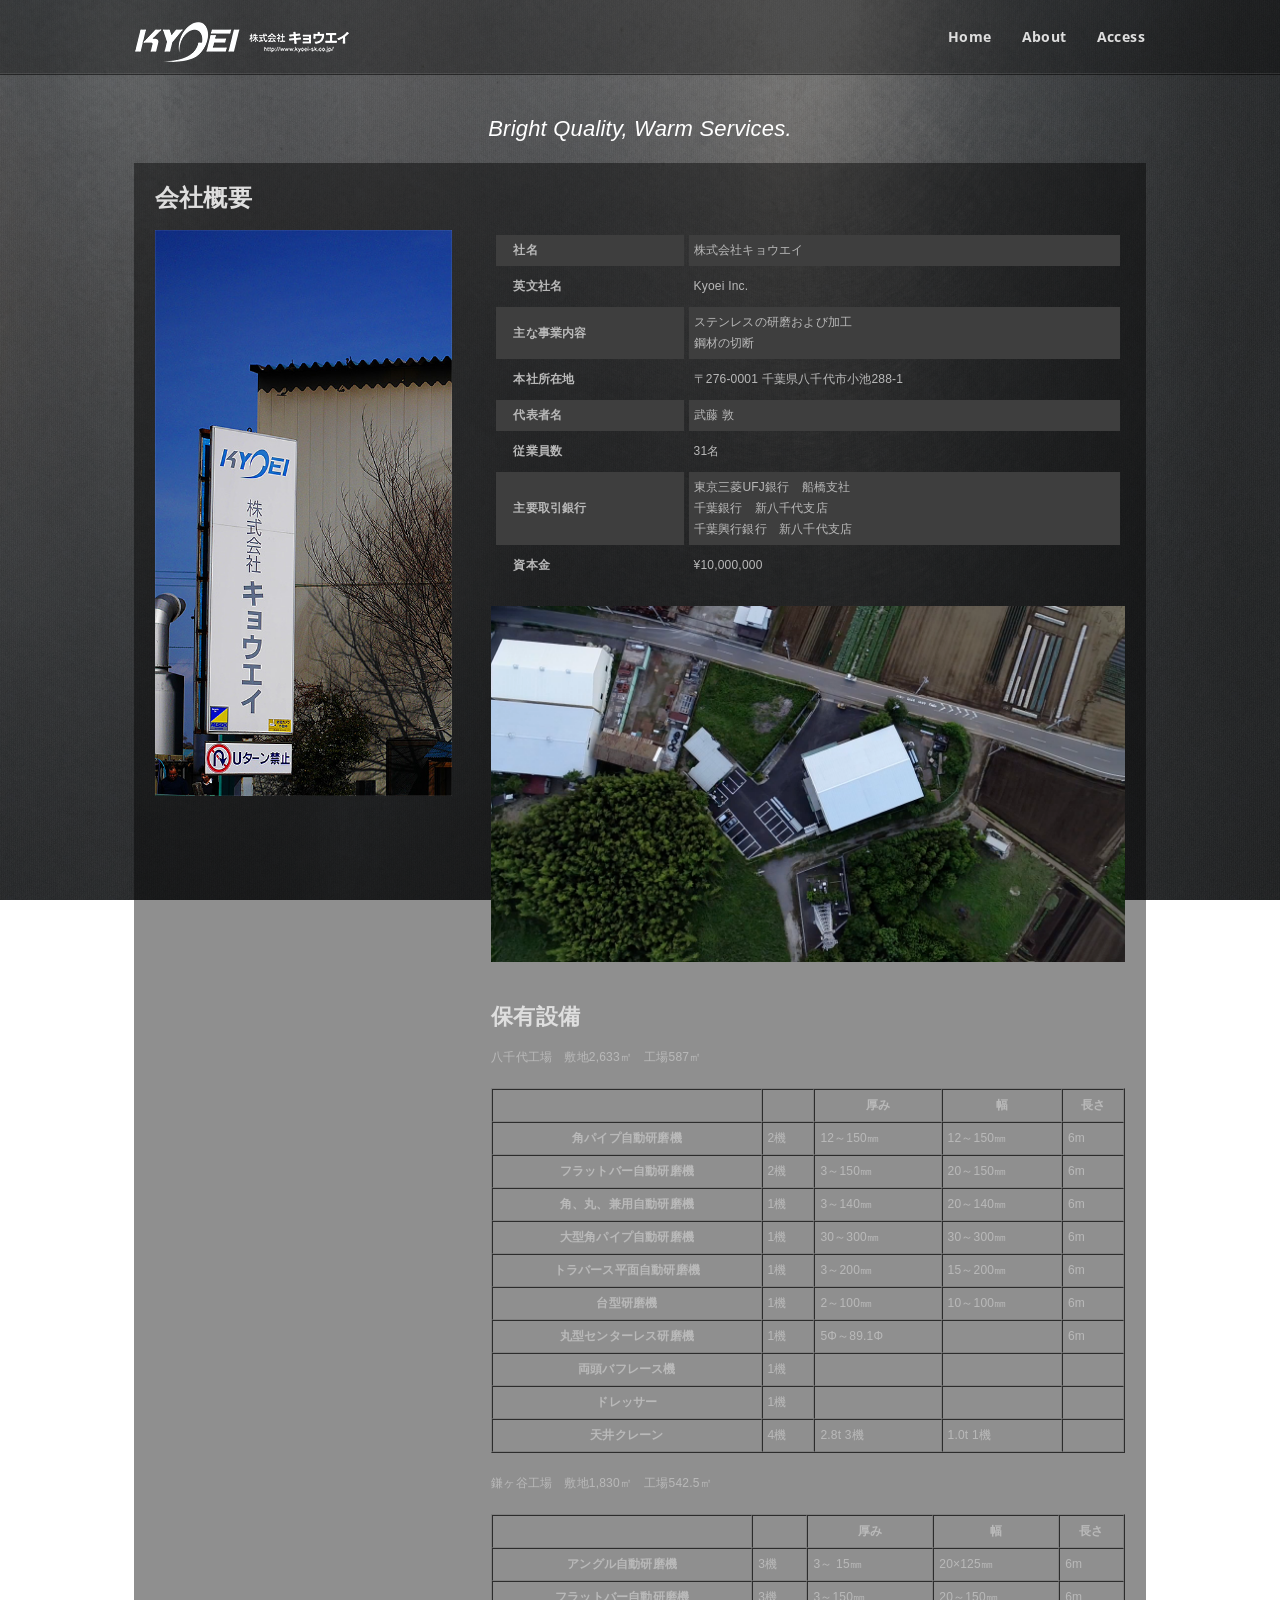
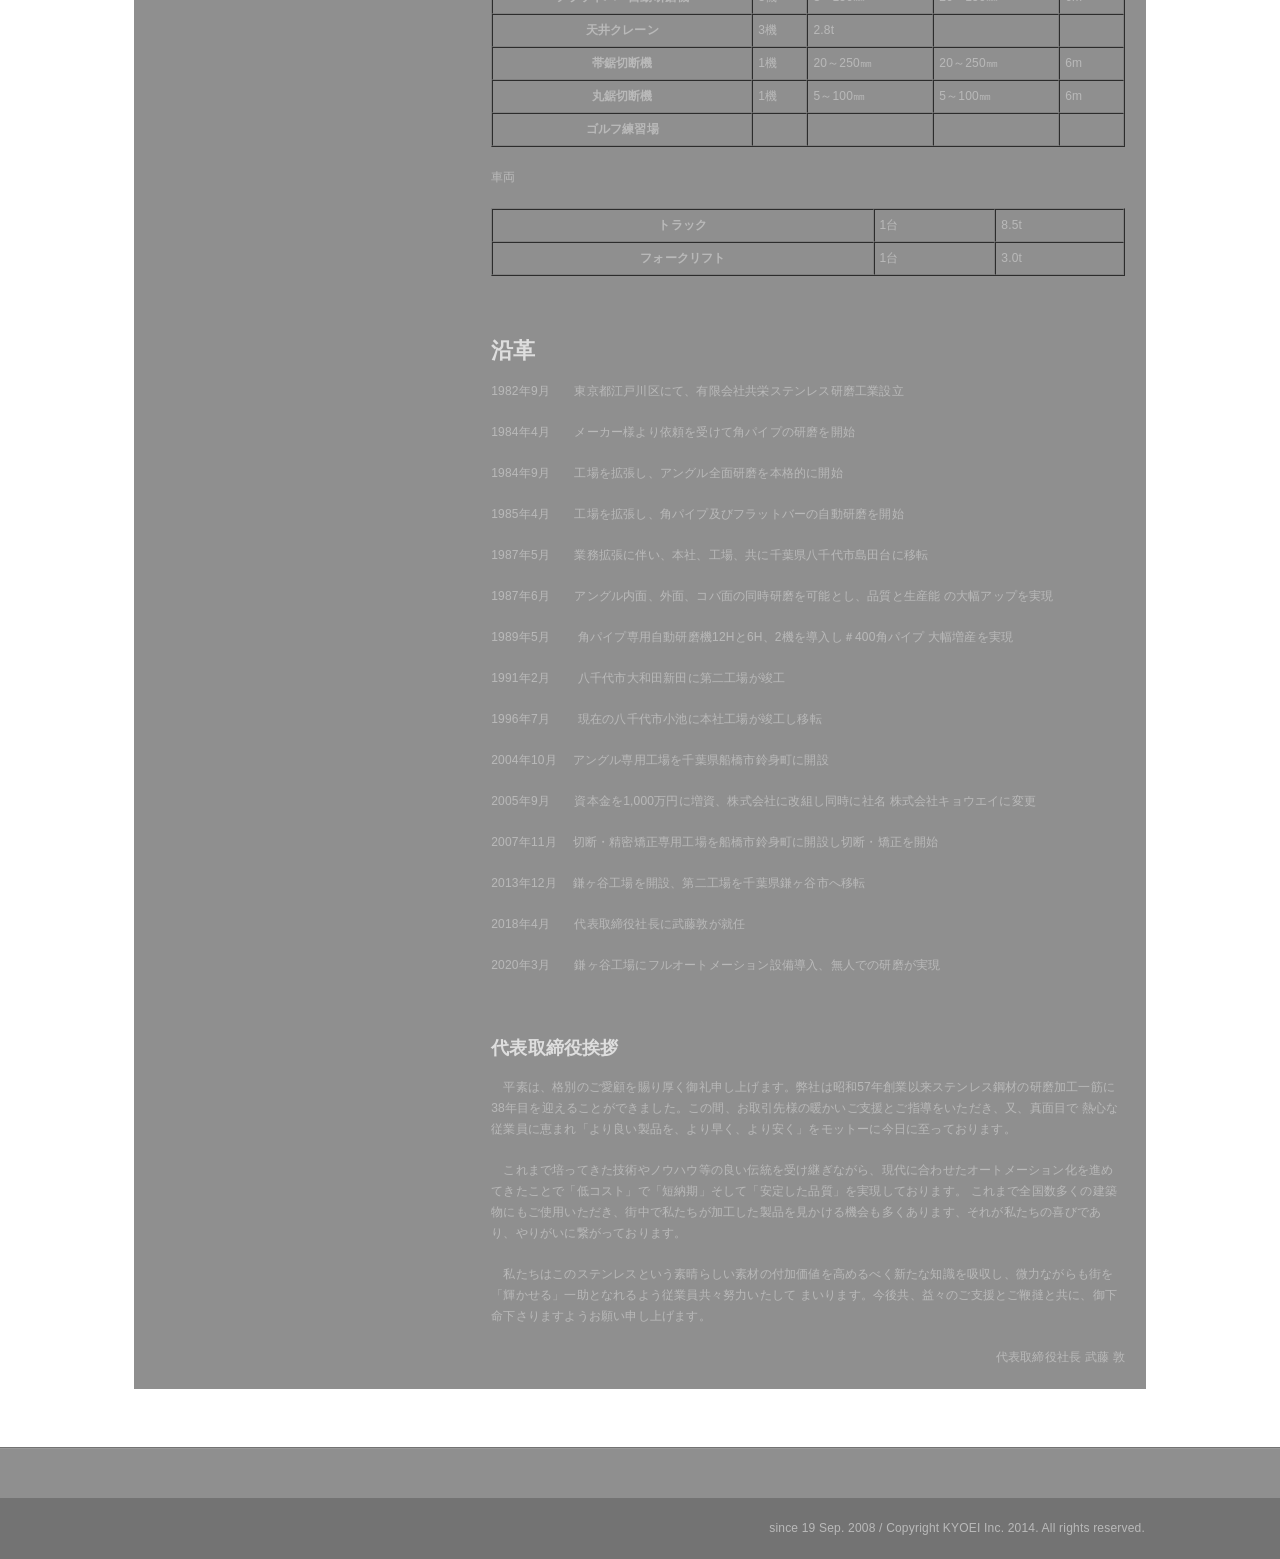
<file: OldDesign/profile.html>
<!DOCTYPE HTML>
<html lang="ja-jp">
<head>
<meta charset="UTF-8">
<meta name="viewport" content="width=device-width,initial-scale=1,maximum-scale=1,user-scalable=no">
<title>KYOEI WEB</title>
<link rel="stylesheet" type="text/css" media="all" href="style.css" />
<link rel="stylesheet" type="text/css" href="style/css/media-queries.css" />
<link rel="stylesheet" type="text/css" href="style/js/player/mediaelementplayer.css" />
<link href='http://fonts.googleapis.com/css?family=Open+Sans:400,400italic,300italic,300,700,700italic|Open+Sans+Condensed:300,700' rel="stylesheet" type='text/css'>
<!--[if IE 8]>
<link rel="stylesheet" type="text/css" href="style/css/ie8.css" media="all" />
<![endif]--> 
<!--[if IE 9]>
<link rel="stylesheet" type="text/css" href="style/css/ie9.css" media="all" />
<![endif]--> 
<script type="text/javascript" src="style/js/jquery-1.7.2.min.js"></script> 
<script type="text/javascript" src="style/js/ddsmoothmenu.js"></script> 
<script type="text/javascript" src="style/js/retina.js"></script> 
<script type="text/javascript" src="style/js/selectnav.js"></script> 
<script type="text/javascript" src="style/js/jquery.masonry.min.js"></script> 
<script type="text/javascript" src="style/js/jquery.fitvids.js"></script> 
<script type="text/javascript" src="style/js/jquery.backstretch.min.js"></script> 
<script type="text/javascript" src="style/js/mediaelement.min.js"></script> 
<script type="text/javascript" src="style/js/mediaelementplayer.min.js"></script> 
<script type="text/javascript" src="style/js/jquery.dcflickr.1.0.js"></script> 
<script type="text/javascript" src="style/js/twitter.min.js"></script> 
<script type="text/javascript">
	$.backstretch("style/images/bg/bg.jpg");
</script>
</head>
<body>
<div class="scanlines"></div>

<!-- Begin Header -->
<div class="header-wrapper opacity">
  <div class="header"> 
    <!-- Begin Logo -->
    <div class="logo"> <a href="index.html"> <img src="style/images/logo.png" alt="" /> </a> </div>
    <!-- End Logo --> 
    <!-- Begin Menu -->
    <div id="menu-wrapper">
      <div id="menu" class="menu">
        <ul id="tiny">
          <li><a href="index.html">Home</a> </li>
          <li><a href="">About</a>
            <ul>
              <li class="active"><a href="profile.html">会社概要</a></li>
              <li><a href="business.html">業務内容</a></li>
              <li><a href="portfolio.html">ポートフォリオ</a></li>
            </ul>
          </li>
          <li><a href="access.html">Access</a> </li>
        </ul>
      </div>
    </div>
    <div class="clear"></div>
    <!-- End Menu --> 
  </div>
</div>
<!-- End Header --> 

<!-- Begin Wrapper -->
<div class="wrapper"><!-- Begin Intro -->
  <div class="intro">Bright Quality, Warm Services.</div>
  <!-- End Intro --> 
  
  <!-- Begin Container -->
  <div class="box">
    <h1 class="title">会社概要</h1>
    <div class="one-third">
      <div class="outer none"><span class="inset"><img src="style/images/art/about.jpg" alt="About" title="About" /></span></div>
    </div>
    <div class="two-third last">
      <table width="100%" cellpadding="5" cellspacing="5">
        <tbody>
          <tr bgcolor="#3E3E3E">
            <th align="left"><div>　社名</div></th>
            <td align="left"><div>株式会社キョウエイ</div></td>
          </tr>
          <tr>
            <th align="left"><div>　英文社名</div></th>
            <td align="left"><div>Kyoei Inc.</div></td>
          </tr>
          <tr bgcolor="#3E3E3E">
            <th align="left"><div>　主な事業内容</div></th>
            <td align="left"><div>ステンレスの研磨および加工</div>
              <div>鋼材の切断</div></td>
          </tr>
          <tr>
            <th align="left"><div>　本社所在地</div></th>
            <td align="left"><div>〒276-0001 千葉県八千代市小池288-1</div></td>
          </tr>
          <tr bgcolor="#3E3E3E">
            <th align="left"><div>　代表者名</div></th>
            <td align="left"><div>武藤 敦</div></td>
          </tr>
          <tr>
            <th align="left"><div>　従業員数</div></th>
            <td align="left"><div>31名</div></td>
          </tr>
          <tr bgcolor="#3E3E3E">
            <th align="left"><div>　主要取引銀行</div></th>
            <td align="left"><div>東京三菱UFJ銀行　船橋支社</div>
              <div>千葉銀行　新八千代支店</div>
              <div>千葉興行銀行　新八千代支店</div></td>
          </tr>
          <tr>
            <th align="left"><div>　資本金</div></th>
            <td align="left"><div>¥10,000,000</div></td>
          </tr>
        </tbody>
      </table>
      </p>
	  <img src="IMG_0014.png" alt=""/>
      <p>&nbsp;</p>
      <h2>保有設備</h2>
	  <p>
		  八千代工場　敷地2,633㎡　工場587㎡
<table width="100%" border="1" align="center" cellpadding="5" cellspacing="0">
  <tbody>
    <tr>
      <th scope="col"></th>
      <th scope="col"></th>
      <th scope="col">厚み</th>
      <th scope="col">幅</th>
      <th scope="col">長さ</th>
    </tr>
    <tr>
      <th scope="row">角パイプ自動研磨機</th>
      <td>2機</td>
      <td>12～150㎜</td>
      <td>12～150㎜</td>
      <td>6m</td>
    </tr>
    <tr>
      <th scope="row">フラットバー自動研磨機</th>
      <td>2機</td>
      <td>3～150㎜</td>
      <td>20～150㎜</td>
      <td>6m</td>
    </tr>
    <tr>
      <th scope="row">角、丸、兼用自動研磨機</th>
      <td>1機</td>
      <td>3～140㎜</td>
      <td>20～140㎜</td>
      <td>6m</td>
    </tr>
    <tr>
      <th scope="row">大型角パイプ自動研磨機</th>
      <td>1機</td>
      <td>30～300㎜</td>
      <td>30～300㎜</td>
      <td>6m</td>
    </tr>
    <tr>
      <th scope="row">トラバース平面自動研磨機</th>
      <td>1機</td>
      <td>3～200㎜</td>
      <td>15～200㎜</td>
      <td>6m</td>
    </tr>
    <tr>
      <th scope="row">台型研磨機</th>
      <td>1機</td>
      <td>2～100㎜</td>
      <td>10～100㎜</td>
      <td>6m</td>
    </tr>
    <tr>
      <th scope="row">丸型センターレス研磨機</th>
      <td>1機</td>
      <td>5Φ～89.1Φ</td>
      <td></td>
      <td>6m</td>
    </tr>
    <tr>
      <th scope="row">両頭バフレース機</th>
      <td>1機</td>
      <td></td>
      <td></td>
      <td></td>
    </tr>
	      <tr>
      <th scope="row">ドレッサー</th>
      <td>1機</td>
      <td></td>
      <td></td>
      <td></td>
    </tr>
    <tr>
      <th scope="row">天井クレーン</th>
      <td>4機</td>
      <td>2.8t 3機</td>
      <td>1.0t 1機</td>
      <td></td>
    </tr>
  </tbody>
</table>
	  </p>
		  <p>
		  鎌ヶ谷工場　敷地1,830㎡　工場542.5㎡
<table width="100%" border="1" align="center" cellpadding="5" cellspacing="0">
  <tbody>
    <tr>
      <th scope="col"></th>
      <th scope="col"></th>
      <th scope="col">厚み</th>
      <th scope="col">幅</th>
      <th scope="col">長さ</th>
    </tr>
    <tr>
      <th scope="row">アングル自動研磨機</th>
      <td>3機</td>
      <td>3～ 15㎜</td>
      <td>20×125㎜</td>
      <td>6m</td>
    </tr>
    <tr>
      <th scope="row">フラットバー自動研磨機</th>
      <td>3機</td>
      <td>3～150㎜</td>
      <td>20～150㎜</td>
      <td>6m</td>
    </tr>
    <tr>
      <th scope="row">天井クレーン</th>
      <td>3機</td>
      <td>2.8t </td>
      <td></td>
      <td></td>
    </tr>
    <tr>
      <th scope="row">帯鋸切断機</th>
      <td>1機</td>
      <td>20～250㎜</td>
      <td>20～250㎜</td>
      <td>6m</td>
    </tr>
    <tr>
      <th scope="row">丸鋸切断機</th>
      <td>1機</td>
      <td>5～100㎜</td>
      <td>5～100㎜</td>
      <td>6m</td>
    </tr>
    <tr>
      <th scope="row">ゴルフ練習場</th>
      <td></td>
      <td></td>
      <td></td>
      <td></td>
    </tr>
  </tbody>
</table>
	  </p>
			  <p>
		  車両
<table width="100%" border="1" align="center" cellpadding="5" cellspacing="0">
  <tbody>
    <tr>
      <th scope="row">トラック</th>
      <td>1台</td>
      <td>8.5t</td>
    </tr>
    <tr>
      <th scope="row">フォークリフト</th>
      <td>1台</td>
      <td>3.0t</td>
    </tr>
  </tbody>
</table>
	  </p>
	  <p>&nbsp;</p>
<h2>沿革</h2>
      <p>1982年9月　　東京都江戸川区にて、有限会社共栄ステンレス研磨工業設立</p>
      <p> 1984年4月　　メーカー様より依頼を受けて角パイプの研磨を開始</p>
      <p> 1984年9月　　工場を拡張し、アングル全面研磨を本格的に開始</p>
      <p> 1985年4月　　工場を拡張し、角パイプ及びフラットバーの自動研磨を開始</p>
      <p> 1987年5月　　業務拡張に伴い、本社、工場、共に千葉県八千代市島田台に移転 </p>
      <p>1987年6月　　アングル内面、外面、コバ面の同時研磨を可能とし、品質と生産能
        の大幅アップを実現</p>
      <p> 1989年5月　 　角パイプ専用自動研磨機12Hと6H、2機を導入し＃400角パイプ
        大幅増産を実現</p>
      <p> 1991年2月　 　八千代市大和田新田に第二工場が竣工 </p>
      <p>1996年7月　 　現在の八千代市小池に本社工場が竣工し移転 </p>
      <p>2004年10月　 アングル専用工場を千葉県船橋市鈴身町に開設 </p>
      <p>2005年9月　　資本金を1,000万円に増資、株式会社に改組し同時に社名
        株式会社キョウエイに変更 </p>
      <p>2007年11月　 切断・精密矯正専用工場を船橋市鈴身町に開設し切断・矯正を開始 </p>
      <p>2013年12月　 鎌ヶ谷工場を開設、第二工場を千葉県鎌ヶ谷市へ移転 </p>
      <p>2018年4月　　代表取締役社長に武藤敦が就任 </p>
      <p>2020年3月　　鎌ヶ谷工場にフルオートメーション設備導入、無人での研磨が実現</p>
<p>　</p>
      <h4>代表取締役挨拶</h4>
      <p>　平素は、格別のご愛顧を賜り厚く御礼申し上げます。弊社は昭和57年創業以来ステンレス鋼材の研磨加工一筋に38年目を迎えることができました。この間、お取引先様の暖かいご支援とご指導をいただき、又、真面目で 熱心な従業員に恵まれ「より良い製品を、より早く、より安く」をモットーに今日に至っております。 </p>
      <p>　これまで培ってきた技術やノウハウ等の良い伝統を受け継ぎながら、現代に合わせたオートメーション化を進めてきたことで「低コスト」で「短納期」そして「安定した品質」を実現しております。 これまで全国数多くの建築物にもご使用いただき、街中で私たちが加工した製品を見かける機会も多くあります、それが私たちの喜びであり、やりがいに繋がっております。</p>
      <p>　私たちはこのステンレスという素晴らしい素材の付加価値を高めるべく新たな知識を吸収し、微力ながらも街を「輝かせる」一助となれるよう従業員共々努力いたして まいります。今後共、益々のご支援とご鞭撻と共に、御下命下さりますようお願い申し上げます。<br>
      </p>
<p align="right">代表取締役社長 武藤 敦</p>
    </div>
    <div class="clear"></div>
  </div>
  <!-- End Container --> 
  
</div>
<!-- End Wrapper --> 

<!-- Begin Footer -->
<div class="footer-wrapper">
  <div id="footer" class="four"> </div>
</div>
<div class="site-generator-wrapper">
  <div class="site-generator">
    <div align="right">since 19 Sep. 2008 / Copyright KYOEI Inc. 2014. All rights reserved.</div>
  </div>
</div>
<!-- End Footer --> 
<script type="text/javascript" src="style/js/scripts.js"></script>
</body>
</html>
</file>
<file: OldDesign/style.css>
/*
Theme Name: Obscura HTML
Theme URI: http://themes.iki-bir.com/obscura-html
Author: elemis
Author URI: http://themeforest.net/user/elemis/portfolio
Version: 1.0
*/
/*-----------------------------------------------------------------------------------*/
/*	RESET
/*-----------------------------------------------------------------------------------*/
html, body, div, span, applet, object, iframe, h1, h2, h3, h4, h5, h6, p, blockquote, pre, a, acronym, address, big, cite, code, del, dfn, em, font, img, ins, kbd, q, s, samp, small, strike, strong, tt, var, b, u, i, center, dl, dt, dd, ol, ul, li, fieldset, form, label, legend {
	margin: 0;
	padding: 0;
	border: 0;
	outline: 0;
	font-size: 100%;
	vertical-align: baseline;
	background: transparent
}
body {
	line-height: 1
}
ol, ul {
	list-style: none
}
blockquote, q {
	quotes: none
}
blockquote:before, blockquote:after, q:before, q:after {
	content: '';
	content: none
}
:focus {
	outline: 0
}
ins {
	text-decoration: none
}
del {
	text-decoration: line-through
}
.clear {
	clear: both;
	display: block;
	overflow: hidden;
	visibility: hidden;
	width: 0;
	height: 0
}
.clearfix:after {
	clear: both;
	content: ' ';
	display: block;
	font-size: 0;
	line-height: 0;
	visibility: hidden;
	width: 0;
	height: 0
}
.clearfix {
	display: inline-block
}
* html .clearfix {
	height: 1%
}
.clearfix {
	display: block
}
.clear {
	clear: both;
}
br {
	line-height: 10px;
}
input[type="submit"]::-moz-focus-inner, input[type="button"]::-moz-focus-inner {
 border : 0px;
}
input[type="submit"]:focus, input[type="button"]:focus {
	outline : none;
}
::selection {
	background: #fefac7; /* Safari */
	color: #555555;
}
::-moz-selection {
 background: #fefac7; /* Firefox */
 color: #555555;
}
.sticky, .gallery-caption, .wp-caption, .bypostauthor, .wp-caption-text {
}
/*-----------------------------------------------------------------------------------*/
/*	GENERAL
/*-----------------------------------------------------------------------------------*/
body {
	-webkit-font-smoothing: antialiased;
	-webkit-text-size-adjust: 100%;
	font-family:'Lucida Grande',
 'Hiragino Kaku Gothic ProN', 'ヒラギノ角ゴ ProN W3',
 Meiryo, メイリオ, sans-serif;
	font-weight: 400;
	font-size: 12px;
	line-height: 21px;
	letter-spacing: 0.2px;
	color: #b9b9b9;
}
.scanlines {
	position: fixed;
	top: 0px;
	left: 0px;
	width: 100%;
	height: 100%;
	z-index: -1;
	background: url(style/images/tile.png);
}
input, textarea {
	background: rgba(0, 0, 0, 0.25);
	border: none;
	color: #b9b9b9;
	font-family:'Lucida Grande',
 'Hiragino Kaku Gothic ProN', 'ヒラギノ角ゴ ProN W3',
 Meiryo, メイリオ, sans-serif;
	font-weight: 400;
	font-size: 12px;
	line-height: 21px;
	-webkit-box-sizing: border-box; /* Safari/Chrome, other WebKit */
	-moz-box-sizing: border-box; /* Firefox, other Gecko */
	box-sizing: border-box; /* Opera/IE 8+ */
	width: 100%;
}
input:focus, textarea:focus {
	background: rgba(0, 0, 0, 0.40)
}
p {
	font-size: 12px;
	margin-bottom: 20px
}
a {
	color: #65817a;
	text-decoration: none;
	-webkit-transition: all 200ms ease-in;
	-o-transition: all 200ms ease-in;
	-moz-transition: all 200ms ease-in;
}
a:hover {
	color: #86aca3
}
a.more {
	margin-bottom: 20px;
	display: inline-block;
	line-height: 1;
}
a.button, .forms fieldset .btn-submit, #commentform input#submit {
	font-family: 'Open Sans Condensed', sans-serif;
	background: #f2f2f2 url(style/images/button.png) repeat-x;
	height: 31px;
	line-height: 31px;
	color: #383838;
	font-size: 14px;
	padding: 0px 18px;
	margin: 0 8px 0 0;
	display: inline-block;
	-webkit-transition: all 200ms ease-in;
	-o-transition: all 200ms ease-in;
	-moz-transition: all 200ms ease-in;
	cursor: pointer;
	margin-bottom: 20px;
	box-shadow: 0px 1px 2px -1px rgba(0, 0, 0, 0.5);
	-webkit-box-shadow: 0px 1px 2px 0px rgba(0, 0, 0, 0.2);
	width: auto;
	border: none;
	font-weight: bold;
}
a.button.blue {
	background-color: #5f9cb8;
	color: #2d444e;
}
a.button.pink {
	background-color: #b55fb8;
	color: #443144;
}
a.button.purple {
	background-color: #635fb8;
	color: #313045;
}
a.button.yellow {
	background-color: #ac9757;
	color: #433f32;
}
a.button.red {
	background-color: #ac5757;
	color: #4a3232;
}
a.button.green {
	background-color: #5ca980;
	color: #2b4638;
}
h1, h2, h3, h4, h5, h6 {
	font-family: 'Open Sans Condensed', sans-serif;
	color: #dedede;
	margin-bottom: 20px;
}
h1 {
	font-size: 24px;
	line-height: 26px;
}
h2 {
	font-size: 22px;
	line-height: 24px;
}
h3 {
	font-size: 20px;
	line-height: 22px;
}
h4 {
	font-size: 18px;
	line-height: 20px;
}
h5 {
	font-size: 16px;
	line-height: 20px;
	margin-bottom: 10px;
}
h6 {
	font-size: 14px;
	line-height: 18px;
}
h2.title {
	font-size: 15px;
	letter-spacing: 0.4px;
	line-height: 21px;
	margin-bottom: 10px;
}
h1.title a, h2.title a {
	color: #dedede
}
.title a:hover {
	color: #86aca3
}
ul {
	margin-bottom: 20px;
	list-style-type: circle;
	list-style-position: inside;
}
ul li {
	padding: 0;
	margin: 0;
}
ol {
	list-style: decimal;
	list-style-position: inside;
	margin-bottom: 20px;
}
ol li {
	padding: 0;
	margin: 0;
}
hr {
	border: none;
	background: transparent url(style/images/line.png) repeat-x;
	height: 3px;
	margin-top: 10px;
	margin-bottom: 30px;
}
.wrapper {
	width: 1010px;
	margin: 0 auto;
}
.header-wrapper {
	background: rgba(0, 0, 0, 0.33);
	margin-bottom: 40px;
	-webkit-box-shadow: 0 1px 0 rgba(0,0,0,0.55), inset 0 -1px 0 rgba(255,255,255,0.09);
	-moz-box-shadow: 0 1px 0 rgba(0,0,0,0.55), inset 0 -1px 0 rgba(255,255,255,0.09);
	box-shadow: 0 1px 0 rgba(0,0,0,0.55), inset 0 -1px 0 rgba(255,255,255,0.09);
	position: relative;
	z-index: 101;
}
.header {
	width: 1010px;
	margin: 0 auto;
}
.logo {
	float: left;
	padding-top: 22px;
}
.intro {
	font-size: 22px;
	line-height: 30px;
	margin-bottom: 20px;
	text-align: center;
	color: #fff;
	font-weight: 300;
	font-style: italic;
}
#navigation {
	background: rgba(0, 0, 0, 0.44);
	-webkit-box-shadow: 0px 0px 0px 1px rgba(0, 0, 0, 0.44);
	box-shadow: 0px 0px 0px 1px rgba(0, 0, 0, 0.44);
}
#navigation a {
	color: #dedede;
	font-family: 'Open Sans Condensed', sans-serif;
	font-size: 14px;
	font-weight: bold;
}
#navigation a:hover {
	color: #86aca3
}
#navigation .nav-previous .meta-nav-prev {
	float: left;
	padding: 10px 20px;
}
#navigation .nav-next .meta-nav-next {
	float: right;
	padding: 10px 20px;
}
#navigation:after {
	content: '';
	display: block;
	height: 0;
	clear: both;
	visibility: hidden;
}
.blog-grid {
	visibility: hidden
}
.loading {
	background: transparent url(style/images/loading.gif) no-repeat 50% 20px;
	opacity: 0.44;
}
.outer {
	display: inline-block;
	zoom: 1;
	max-width: 100%;
	line-height: 0;
}
.outer:before, .outer:after {
	display: table;
	content: "";
}
.outer:after {
	clear: both
}
.outer span.inset {
	display: inline-block;
	position: relative;
	max-width: 100%;
	pointer-events: none;
	line-height: 0;
}
.outer span.inset img {
	pointer-events: auto
}
.outer span.inset:before {
	content: '';
	position: absolute;
	width: 100%;
	height: 100%;
	-moz-box-shadow: inset 0 0 1px 0 rgba(255,255,255,0.7);
	-webkit-box-shadow: inset 0 0 1px 0 rgba(255,255,255,0.7);
	box-shadow: inset 0 0 1px 0 rgba(255,255,255,0.7);
	-webkit-box-sizing: border-box; /* Safari/Chrome, other WebKit */
	-moz-box-sizing: border-box; /* Firefox, other Gecko */
	box-sizing: border-box; /* Opera/IE 8+ */
}
.outer span.inset:before {
	left: 0
}
.outer.left {
	float: left;
	margin-right: 20px;
	-webkit-box-shadow: 0px 0px 0px 1px rgba(0, 0, 0, 0.44);
	box-shadow: 0px 0px 0px 1px rgba(0, 0, 0, 0.44);
}
.outer.right {
	float: right;
	margin-left: 20px;
	-webkit-box-shadow: 0px 0px 0px 1px rgba(0, 0, 0, 0.44);
	box-shadow: 0px 0px 0px 1px rgba(0, 0, 0, 0.44);
}
.outer.none {
	margin-bottom: 20px
}
.main-image {
	text-align: center;
	padding: 0;
	margin-bottom: 30px;
	line-height: 0;
	background: rgba(0, 0, 0, 0.44);
	-webkit-box-shadow: 0px 0px 0px 1px rgba(0, 0, 0, 0.44);
	box-shadow: 0px 0px 0px 1px rgba(0, 0, 0, 0.44);
}
.main-image img {
	display: block;
	margin: 0 auto !important;
	max-width: 100%;
}
.alignleft {
	float: left;
	display: block;
	margin-right: 20px;
}
.alignright {
	float: right;
	display: block;
	margin-left: 20px;
}
.aligncenter {
	clear: both;
	display: block;
	margin-left: auto;
	margin-right: auto;
}
.dropcap {
	display: block;
	float: left;
	font-size: 45px;
	padding: 0;
	margin: 0;
	margin: 10px 8px 0 0;
	text-transform: uppercase;
	font-family: 'Open Sans Condensed', sans-serif;
	font-weight: bold;
}
.lite1 {
	color: #86aca3;
	border-bottom: 1px dotted #86aca3;
}
.lite2 {
	border-bottom: 1px dotted #86aca3
}
.download-box, .warning-box, .info-box, .note-box {
	clear: both;
	margin: 0 0 20px 0;
	text-shadow: none;
	padding: 15px;
	line-height: 17px;
}
.info-box {
	background: #7790a6;
	border: 1px solid #86a2bf;
	color: #26415c;
}
.warning-box {
	background: #a97777;
	border: 1px solid #bf8686;
	color: #531717;
}
.download-box {
	background: #77a984;
	border: 1px solid #86bf9d;
	color: #2e4534;
}
.note-box {
	background: #cbcc79;
	border: 1px solid #e7e88c;
	color: #47451b;
}
button.css3button {
	font-family: Arial, Helvetica, sans-serif;
	font-size: 16px;
	color: #000000;
	padding: 16px 30px;
	background: -moz-linear-gradient(
		top,
		#dbdbdb 0%,
		#b5b5b5);
	background: -webkit-gradient(
		linear, left top, left bottom,
		from(#dbdbdb),
		to(#b5b5b5));
	-moz-border-radius: 6px;
	-webkit-border-radius: 6px;
	border-radius: 6px;
	border: 5px solid #007bff;
	-moz-box-shadow:
		0px 1px 3px rgba(000,000,000,0.5),
		inset 0px 0px 1px rgba(255,255,255,0.7);
	-webkit-box-shadow:
		0px 1px 3px rgba(000,000,000,0.5),
		inset 0px 0px 1px rgba(255,255,255,0.7);
	box-shadow:
		0px 1px 3px rgba(000,000,000,0.5),
		inset 0px 0px 1px rgba(255,255,255,0.7);
	text-shadow:
		0px 1px 1px rgba(000,000,000,0.7),
		0px 1px 0px rgba(255,255,255,0.3);
}
/*-----------------------------------------------------------------------------------*/
/*	COLUMNS
/*-----------------------------------------------------------------------------------*/
.one-half {
	width: 48%
}
.one-third {
	width: 30.66%
}
.two-third {
	width: 65.33%
}
.one-fourth {
	width: 22%
}
.three-fourth {
	width: 74%
}
.one-fifth {
	width: 16.8%
}
.two-fifth {
	width: 37.6%
}
.three-fifth {
	width: 58.4%
}
.four-fifth {
	width: 67.2%
}
.one-sixth {
	width: 13.33%
}
.five-sixth {
	width: 82.67%
}
.one-half, .one-third, .two-third, .three-fourth, .one-fourth, .one-fifth, .two-fifth, .three-fifth, .four-fifth, .one-sixth, .five-sixth {
	position: relative;
	margin-right: 4%;
	float: left;
}
.last {
	margin-right: 0 !important;
	clear: right;
}
.column-wrapper {
	overflow: hidden;
	width: 100%;
}
/*-----------------------------------------------------------------------------------*/
/*	MENU
/*-----------------------------------------------------------------------------------*/
#menu-wrapper .menu {
	list-style: none;
	float: right;
	position: relative;
	z-index: 1003;
	padding: 30px 0;
}
#menu-wrapper .menu ul {
	margin: 0;
	list-style-type: none;
	position: relative;
	overflow: inherit;
}
#menu-wrapper .menu ul li {
	position: relative;
	float: left;
	background: none;
	padding-left: 15px;
	margin-left: 15px;
}
#menu-wrapper .menu ul li a {
	display: block;
	text-decoration: none;
	line-height: 1;
	font-family: 'Open Sans Condensed', sans-serif;
	font-size: 14px;
	letter-spacing: 0.4px;
	color: #dedede;
	-webkit-transition: all 200ms ease-in;
	-o-transition: all 200ms ease-in;
	-moz-transition: all 200ms ease-in;
	padding: 0;
	font-weight: bold;
}
#menu-wrapper .menu ul li.active a, #menu-wrapper .menu ul li a:hover {
	color: #86aca3
}
#menu-wrapper .menu ul li.active li a {
	color: #dedede
}
#menu-wrapper .menu ul li ul {
	position: absolute;
	left: 0;
	display: none;
	visibility: hidden;
	width: 160px;
	padding: 31px 0 0 0;
}
#menu-wrapper .menu ul li ul ul {
	padding: 0;
}
#menu-wrapper .menu ul li ul li {
	display: list-item;
	float: none;
	background-color: #2c2c2c;
	padding: 0 15px;
	margin: 0;
}
#menu-wrapper .menu ul li ul li:first-child {
	background-image: none
}
#menu-wrapper .menu ul li ul li ul {
	top: 0
}
#menu-wrapper .menu ul li ul li a {
	margin: 0;
	border: none;
	padding: 13px 0;
	line-height: 1;
	font-size: 13px;
	background-image: url(style/images/line.png);
	background-repeat: repeat-x;
	background-position: left top;
}
#menu-wrapper .menu ul li ul li:first-child a {
	background: none
}
#menu-wrapper .menu ul li ul li a:hover {
	color: #86aca3
}
* html .menu {
	height: 1%
}
.selectnav {
	display: none;
	width: 280px;
	margin: 0 auto;
}
/*-----------------------------------------------------------------------------------*/
/*	BLOG GRID
/*-----------------------------------------------------------------------------------*/
.blog-grid.masonry {
	overflow: inherit !important
}
.box {
	margin: 0 0 30px 0;
	background: rgba(0, 0, 0, 0.44);
	-webkit-box-shadow: 0px 0px 0px 1px rgba(0, 0, 0, 0.44);
	box-shadow: 0px 0px 0px 1px rgba(0, 0, 0, 0.44);
	padding: 20px;
	padding-bottom: 0;
	position: relative;
	overflow: hidden;
	-webkit-box-sizing: border-box; /* Safari/Chrome, other WebKit */
	-moz-box-sizing: border-box; /* Firefox, other Gecko */
	box-sizing: border-box; /* Opera/IE 8+ */
}
.content.box, #comment-wrapper.box, .sidebar.box {
	margin: 0
}
.blog-grid .post {
	width: 490px
}
.frame {
	display: block;
	position: relative;
	pointer-events: none;
}
img {
	display: block;
	max-width: 100%;
}
.frame img {
	display: block;
	max-width: 100%;
	pointer-events: auto;
}
iframe {
	display: block;
	pointer-events: auto;
}
.frame:before {
	content: '';
	position: absolute;
	width: 100%;
	height: 100%;
	z-index: 1;
	-moz-box-shadow: inset 0 0 1px 0 rgba(255,255,255,0.7), 0px 0px 0px 1px rgba(0, 0, 0, 0.44);
	-webkit-box-shadow: inset 0 0 1px 0 rgba(255,255,255,0.7), 0px 0px 0px 1px rgba(0, 0, 0, 0.44);
	box-shadow: inset 0 0 1px 0 rgba(255,255,255,0.7), 0px 0px 0px 1px rgba(0, 0, 0, 0.44);
}
.map {
	margin-bottom: 20px;
}
.map iframe {
	max-width: 100%
}
.post .frame {
	margin: -20px -20px 20px -20px
}
.blog-grid .post .frame:before {
	-moz-box-shadow: inset 0 0 1px 0 rgba(255,255,255,0.7);
	-webkit-box-shadow: inset 0 0 1px 0 rgba(255,255,255,0.7);
	box-shadow: inset 0 0 1px 0 rgba(255,255,255,0.7);
}
.frame a .more {
	display: none;
	height: 100%;
	position: absolute;
	text-align: center;
	text-decoration: none;
	width: 100%;
	z-index: 100;
	background: rgba(0, 0, 0, 0.55) url(style/images/icon-more.png) no-repeat center center;
}
.post .details {
	background: rgba(0, 0, 0, 0.12);
	margin: 0 -20px;
	overflow: hidden;
	position: relative;
	padding: 0 20px;
	font-size: 11px;
}
.post .details span {
	margin: 6px 0 0 0
}
.post .details, .post .details a {
	color: #797979
}
.post .details a:hover {
	color: #86aca3
}
.post .details .likes a {
	background: transparent url(style/images/icon-like.png) no-repeat left 13px;
	float: right;
	position: relative;
	height: 8px;
	padding: 6px 0 7px 14px;
	cursor: pointer;
}
.post .details .likes a.done {
	cursor: text
}
.post .details .likes a.done:hover {
	color: #797979
}
.post .details .comments {
	background: transparent url(style/images/icon-comment.png) no-repeat left 7px;
	float: right;
	position: relative;
	padding: 0 0 6px 14px;
	cursor: pointer;
	margin-right: 10px;
}
.icon-audio, .icon-chat, .icon-image, .icon-link, .icon-quote, .icon-standard, .icon-video {
	display: block;
	float: left;
}
.icon-audio {
	background: transparent url(style/images/icon-audio.png) no-repeat left 5px;
	padding: 0 0 5px 15px;
}
.icon-chat {
	background: transparent url(style/images/icon-chat.png) no-repeat left 6px;
	padding: 0 0 6px 17px;
}
.icon-image {
	background: transparent url(style/images/icon-image.png) no-repeat left 6px;
	padding: 0 0 6px 20px;
}
.icon-link {
	background: transparent url(style/images/icon-link.png) no-repeat left 5px;
	padding: 0 0 5px 18px;
}
.icon-quote {
	background: transparent url(style/images/icon-quote.png) no-repeat left 7px;
	padding: 0 0 7px 17px;
}
.icon-standard {
	background: transparent url(style/images/icon-standard.png) no-repeat left 5px;
	padding: 0 0 5px 18px;
}
.icon-video {
	background: transparent url(style/images/icon-video.png) no-repeat left 6px;
	padding: 0 0 6px 18px;
}
.post-nav {
	background: transparent url(style/images/line.png) center top repeat-x;
	margin: 0 -5px;
	overflow: hidden;
	position: relative;
	padding: 10px 0;
	font-size: 11px;
}
.post-nav a {
	color: #797979
}
.post-nav a:hover {
	color: #86aca3
}
.post-nav .nav-prev {
	float: left
}
.post-nav .nav-next {
	float: right
}
.post-nav:after {
	content: '';
	display: block;
	height: 0;
	clear: both;
	visibility: hidden;
}
.content {
	width: 670px;
	float: left;
}
.sidebar {
	width: 310px;
	margin-left: 30px;
	float: right;
	-webkit-box-sizing: border-box; /* Safari/Chrome, other WebKit */
	-moz-box-sizing: border-box; /* Firefox, other Gecko */
	box-sizing: border-box; /* Opera/IE 8+ */
}
.sidebox {
	padding-bottom: 0;
	margin-top: 10px;
	padding-top: 30px;
	background: transparent url(style/images/line.png) top left repeat-x;
}
.sidebox.widget_text, .sidebox.widget_text:first-child {
	padding-bottom: 20px;
}
.sidebox:first-child {
	background: none;
	padding: 0;
	margin: 0;
}
.sidebox .searchform {
	margin: 0
}
.sidebox h3 {
	font-size: 15px;
	margin-bottom: 15px;
}
.widget ul.post-list {
	color: #B9B9B9;
	padding-bottom: 10px;
	margin-bottom: 20px;
	list-style: none;
}
.widget ul.post-list:after {
	content: '';
	display: block;
	height: 0;
	clear: both;
	visibility: hidden;
}
.widget ul.post-list li {
	clear: both;
	background: none;
	padding: 15px 0 0 0;
	line-height: 17px;
}
#footer .widget ul.post-list li {
	padding: 11px 0 0 0
}
#footer .widget ul.post-list li:first-child, .widget ul.post-list li:first-child {
	padding: 0
}
.widget ul.post-list li .frame {
	float: left;
	margin-right: 15px;
}
.widget ul.post-list li .meta {
	overflow: hidden
}
.widget ul.post-list li em {
	display: inline-block;
	font-style: normal;
	font-size: 11px;
	color: #797979;
}
.widget ul.post-list li h6 {
	margin-bottom: 5px;
	font-family: 'Open Sans', sans-serif;
	font-weight: 400;
	font-size: 12px;
	line-height: 21px;
}
.widget ul.post-list li h6 a {
	color: #B9B9B9
}
.widget ul.post-list li h6 a:hover {
	color: #86aca3
}
.sidebox ul {
	margin-bottom: 20px;
	list-style: none;
}
.sidebox a {
	color: #B9B9B9
}
.sidebox a:hover {
	color: #86aca3
}
.widget_nav_menu .menu {
	float: none;
	margin: 0 0 20px 0;
}
.widget_nav_menu ul {
	margin: 0
}
.widget_nav_menu ul.sub-menu {
	margin: 0 0 0 10px
}
/* =Search
----------------------------------------------- */
.blog-grid .post.not-found {
	width: 100% !important
}
.error404 .searchform, .blog-grid .post.not-found .searchform {
	max-width: 200px
}
/* =Single
----------------------------------------------- */
.single .post .details {
	margin-top: -20px;
	margin-bottom: 20px;
}
.single .tags {
	padding-bottom: 20px
}
.single .tags a:before {
	content: "#";
	display: inline-block;
}
ul.single-gallery {
	list-style: none;
	margin-bottom: 50px;
}
ul.single-gallery li {
	margin-bottom: 40px
}
ul.single-gallery li p {
	margin-top: 40px
}
ul.single-gallery li .frame {
	margin: -20px -20px -20px -20px
}
#gallery-1 img {
	border: none !important
}
.single .audio-wrapper {
	width: 630px
}
.single .audio {
	width: 475px
}
/* =Chat
----------------------------------------------- */
.format-chat ul {
	margin-bottom: 20px;
	list-style: none;
}
.format-chat ul li {
	margin-top: 8px;
	padding-top: 8px;
	background: transparent url(style/images/line.png) repeat-x left top;
}
.format-chat ul li:first-child {
	margin-top: 15px;
	padding-top: 0;
	background: none;
}
.format-chat ul li strong {
	padding-right: 5px
}
/* =Quote
----------------------------------------------- */
blockquote {
	margin: 0 0 20px 0;
	font-size: 16px;
	line-height: 25px;
	font-weight: 300;
	background-image: url(style/images/quote.png);
	background-repeat: no-repeat;
	background-position: right top;
	font-style: italic;
}
.blog-grid .post.format-quote blockquote {
	background: none
}
.blog-grid .post.format-quote {
	background-image: url(style/images/quote-bg.png);
	background-repeat: no-repeat;
	background-position: right top;
}
blockquote p {
	margin: 0
}
blockquote cite {
	color: #797979;
	display: block;
	font-style: normal;
	font-size: 13px;
}
blockquote cite:before {
	content: "-";
	padding-right: 5px;
}
/* =Audio
----------------------------------------------- */
.audio-wrapper {
	width: 450px;
	position: relative;
	margin-bottom: 20px;
}
.audio {
	width: 293px;
	position: absolute;
	right: 0;
	top: 3px;
}
.vinyl {
	margin-bottom: 0;
	overflow: hidden;
	min-height: 125px;
}
.vinyl dl {
	position: relative;
	float: left;
	padding: 3px 20px 0 10px;
	margin-left: -9px;
}
.vinyl .art {
	position: absolute
}
.vinyl .art img {
	width: 120px;
	height: 120px;
	max-width: none;
}
.vinyl .art .highlight {
	position: absolute;
	top: -1px;
	left: -13px;
	width: 153px;
	height: 125px;
}
.vinyl dl dd {
	overflow: hidden;
	margin-left: 155px;
	padding-bottom: 5px;
	line-height: 20px;
}
.vinyl dl dd.song {
	margin-top: 45px
}
.vinyl dl dd.artist, .vinyl dl dd.album {
}
.vinyl dl:after {
	content: '';
	display: block;
	height: 0;
	clear: both;
	visibility: hidden;
}
.icon-song, .icon-album, .icon-artist {
	background: transparent url(style/images/icon-song.png) no-repeat right 4px;
	width: 12px;
	height: 16px;
	margin-right: 7px;
	float: left;
	display: block;
}
.icon-album {
	background: transparent url(style/images/icon-album.png) no-repeat right 5px
}
.icon-artist {
	background: transparent url(style/images/icon-artist.png) no-repeat right 4px
}
/* =Related
----------------------------------------------- */
.related ul {
	width: 660px;
	padding-bottom: 20px;
	margin-right: -20px;
	list-style: none;
}
.related ul:after {
	content: '';
	display: block;
	height: 0;
	clear: both;
	visibility: hidden;
}
.related ul li {
	float: left;
	margin-right: 20px;
	padding: 0;
	background: none;
}
.related ul li img {
	width: 110px;
	height: 90px;
	display: block;
}
/* =Comments
----------------------------------------------- */
#comments ol.commentlist {
	list-style: none;
	background: transparent url(style/images/line.png) repeat-x left bottom;
	margin-bottom: 30px;
	padding-bottom: 30px;
	margin-top: -15px;
}
#comments ol.commentlist li {
	padding: 20px 0 0 0;
	background: none;
}
#comments .user {
	float: left;
	width: 70px;
	height: 70px;
	margin-right: 20px;
}
#comments .message {
	overflow: hidden;
	padding: 15px 20px 0 20px;
	background: rgba(0, 0, 0, 0.25);
	position: relative;
}
#comments ul.children {
	margin: 0;
	overflow: inherit;
	padding: 0 0 0 40px;
	list-style: none;
}
#comments ol.commentlist ul.children li {
	padding-right: 0;
	border: none;
}
#comments .info h2 {
	font-size: 15px;
	margin: 0;
}
#comments .info {
	margin-bottom: 12px
}
#comments .info h2 a {
	color: #dedede
}
#comments .info h2 a:hover {
}
#comments .info .meta {
	font-size: 11px;
	color: #797979;
}
#comments .info a:hover {
	color: #86aca3
}
#comments .reply-link {
	position: absolute;
	right: 20px;
	top: 20px;
	line-height: 1;
	font-size: 11px;
	color: #b9b9b9;
}
#comments .edit-link {
	margin-bottom: 20px;
	display: block;
}
#comments a:hover {
	color: #86aca3
}
a#cancel-comment-reply-link {
	display: block;
	text-align: right;
	margin: -22px 0 0 0;
	display: block;
	text-decoration: none;
	font-size: 20px;
	font-style: normal;
	line-height: 1;
	font-family: 'Open Sans Condensed', sans-serif;
	font-weight: bold;
}
.commentlist #respond {
	margin: 30px 0 0 0
}
#commentform p.form-submit {
	margin: 0
}
li.post.pingback p {
	padding: 0;
	margin: 0;
}
/*-----------------------------------------------------------------------------------*/
/*	FORMS
/*-----------------------------------------------------------------------------------*/
.forms {
	position: relative;
	padding: 0;
	width: 100%;
}
.form-container .response {
	color: #58a267;
	display: none;
	margin: 0 0 15px 0;
}
.forms ol {
	margin: 0;
	padding: 0;
}
.forms ol li {
	line-height: auto;
	list-style: none;
}
.forms li.form-row {
	margin-bottom: 20px
}
.forms li.hidden-row {
	display: none
}
.forms fieldset .text-input, .forms fieldset .text-area, #commentform input, #commentform textarea {
	padding: 7px 10px;
	height: 35px;
}
.forms fieldset .text-area, #commentform textarea {
	min-height: 200px;
	padding: 10px;
	resize: vertical;
}
.forms li.error input, .forms li.error textarea {
	border: 1px solid #6a3333
}
.forms span.error {
	display: none
}
.forms .button-row span.error {
	padding: 0;
	display: none;
}
.forms label {
	display: block;
	margin-bottom: 5px;
}
#commentform label {
	display: inline-block;
	margin-bottom: 5px;
}
.form-container:after {
	content: '';
	display: block;
	height: 0;
	clear: both;
	visibility: hidden;
}
.searchform input {
	padding: 8px 10px;
	margin-bottom: 20px;
}
.form-allowed-tags {
	display: none
}
.forms br {
	display: none
}
/*-----------------------------------------------------------------------------------*/
/*	SOCIAL
/*-----------------------------------------------------------------------------------*/
.social {
	margin-bottom: 40px;
	text-align: center;
}
#footer .social {
	margin: 0;
	text-align: left;
}
.social li {
	display: inline;
	margin: 0 2px;
}
.social a {
	background: transparent url(style/images/social-icons.png) no-repeat 0 0;
	height: 32px;
	width: 32px;
	display: inline-block;
	position: relative;
	-webkit-transition: none 200ms ease-in;
	-o-transition: none 200ms ease-in;
	-moz-transition: none 200ms ease-in;
}
.social a.rss {
	background-position: 0 0
}
.social a.facebook {
	background-position: -32px 0
}
.social .twitter {
	background-position: -64px 0
}
.social .dribbble {
	background-position: -96px 0
}
.social .pinterest {
	background-position: -128px 0
}
.social .flickr {
	background-position: -160px 0
}
.social .linkedin {
	background-position: -192px 0
}
.social .vimeo {
	background-position: -224px 0
}
.social .lastfm {
	background-position: -256px 0
}
.social .tumblr {
	background-position: -288px 0
}
.social .forrst {
	background-position: -320px 0
}
.social .skype {
	background-position: -352px 0
}
.social .friendfeed {
	background-position: -384px 0
}
.social .deviantart {
	background-position: -416px 0
}
.social .google {
	background-position: -448px 0
}
.social a.rss:hover {
	background-position: 0 bottom
}
.social .facebook:hover {
	background-position: -32px bottom
}
.social .twitter:hover {
	background-position: -64px bottom
}
.social .dribbble:hover {
	background-position: -96px bottom
}
.social .pinterest:hover {
	background-position: -128px bottom
}
.social .flickr:hover {
	background-position: -160px bottom
}
.social .linkedin:hover {
	background-position: -192px bottom
}
.social .vimeo:hover {
	background-position: -224px bottom
}
.social .lastfm:hover {
	background-position: -256px bottom
}
.social .tumblr:hover {
	background-position: -288px bottom
}
.social .forrst:hover {
	background-position: -320px bottom
}
.social .skype:hover {
	background-position: -352px bottom
}
.social .friendfeed:hover {
	background-position: -384px bottom
}
.social .deviantart:hover {
	background-position: -416px bottom
}
.social .google:hover {
	background-position: -448px bottom
}
/*-----------------------------------------------------------------------------------*/
/*	FOOTER
/*-----------------------------------------------------------------------------------*/
.footer-wrapper {
	background: rgba(0, 0, 0, 0.44);
	margin-top: 60px;
	-webkit-box-shadow: 0 -1px 0 rgba(0,0,0,0.55), inset 0 1px 0 rgba(255,255,255,0.09);
	-moz-box-shadow: 0 -1px 0 rgba(0,0,0,0.55), inset 0 1px 0 rgba(255,255,255,0.09);
	box-shadow: 0 -1px 0 rgba(0,0,0,0.55), inset 0 1px 0 rgba(255,255,255,0.09);
}
#footer {
	width: 1010px;
	margin: 0 auto;
	padding: 25px 0;
	overflow: hidden;
}
/* Two Footer Widget Areas */
#footer.two .widget-area {
	float: left;
	margin-right: 3.7%;
	width: 48.1%;
}
#footer.two .widget-area + .widget-area {
	margin-right: 0
}
/* Three Footer Widget Areas */
#footer.three .widget-area {
	float: left;
	margin-right: 3.7%;
	width: 30.85%;
}
#footer.three .widget-area + .widget-area + .widget-area {
	margin-right: 0
}
/* Four Footer Widget Areas */
#footer.four .widget-area {
	float: left;
	margin-right: 3.7%;
	width: 22.2%;
}
#footer.four .widget-area + .widget-area + .widget-area + .widget-area {
	margin-right: 0
}
#footer h3 {
	font-size: 15px;
	margin-bottom: 15px;
}
#footer a, .site-generator a {
	color: #b9b9b9
}
#footer a:hover, .site-generator a:hover, #footer .post-list a:hover {
	color: #86aca3
}
#footer ul li {
	list-style: none
}
ul.flickr-feed {
	width: 110%;
	margin-right: -11px;
}
ul.flickr-feed li {
	width: 67px;
	margin-right: 11px;
	margin-bottom: 11px;
	float: left;
}
ul.flickr-feed li img {
	width: 67px;
	height: 67px;
}
.site-generator-wrapper {
	background: rgba(0, 0, 0, 0.55);
	overflow: hidden;
}
.site-generator {
	width: 1010px;
	margin: 0 auto;
	padding: 20px 0;
}
.site-generator p {
	padding: 0
}
/*-----------------------------------------------------------------------------------*/
/*	TWITTER
/*-----------------------------------------------------------------------------------*/
.widget_twitter .entry-meta {
	display: block;
	font-size: 11px;
}
.widget_twitter .entry-meta a {
	color: #797979 !important
}
.widget_twitter .entry-meta a:hover {
	color: #86aca3 !important
}
.widget_twitter ul {
	padding: 0;
	list-style: none;
	margin-bottom: 15px;
}
.widget_twitter ul li {
	background: transparent url(style/images/line.png) repeat-x center top;
	padding: 0;
	padding-top: 15px !important;
	margin-top: 14px;
}
.widget_twitter ul li:first-child {
	background: none;
	margin: 0;
	padding: 0 !important;
}
.follow-button {
	display: block;
	background: transparent url(style/images/line.png) repeat-x left top;
	margin: 0;
	padding: 15px 0 0 0;
}
</file>
<file: OldDesign/style/css/media-queries.css>
/*-----------------------------------------------------------------------------------*/
/*	MEDIA QUERIES
/*-----------------------------------------------------------------------------------*/
/* iPad Landscape */
@media only screen and (min-device-width: 768px) and (max-device-width: 1024px) { 
	
	.header,
	.wrapper,
	#footer,
	.site-generator {
		width:960px;
	}
	
	.audio-wrapper {
		width: 425px;
	}
	.audio {
		width: 270px;
	}
	.single .audio-wrapper {
		width: 600px;
	}
	.single .audio {
		width: 445px;
	}
	
	.content {
		width: 640px;
	}
	
	.sidebar {
		width: 290px;
	}

}

/* Tablet Portrait size to standard 960 (devices and browsers) */
@media only screen and (min-width: 768px) and (max-width: 959px) {
	
	.header,
	.wrapper,
	#footer,
	.site-generator  {
		width:720px;
	}
	
	.audio-wrapper {
		width: 305px;
	}
	.audio {
		width: 150px;
	}
	.single .audio-wrapper {
		width: 430px;
	}
	.single .audio {
		width: 275px;
	}
	
	.content {
		width: 470px;
	}
	
	.sidebar {
		width: 220px;
	}
	

}/* END Smaller than standard 960 (devices and browsers) */

/* Mobile Landscape Size to Tablet Portrait (devices and browsers) */
@media only screen and (min-width: 480px) and (max-width: 767px) {
	
	.header,
	.wrapper,
	#footer,
	.site-generator,
	.content,
	.sidebar  {
		width: 440px;
	}
	
	.audio-wrapper {
		width: 400px;
	}
	.audio {
		width: 240px;
	}
	.single .audio-wrapper {
		width: 400px;
	}
	.single .audio {
		width: 240px;
	}
	#footer .widget-area {
		float: none !important;
		width: auto !important;
		margin: 0 0 40px 0 !important;
	}
	
	.content {
		float: none;
	}
	
	.sidebar {
		clear: both;
		margin: 30px 0 0 0 !important;
		float: none;
	}
	
	.logo {
		float: none;
		text-align: center;
	}
	
	.logo img {
		display: inline;
	}
	
	ul#tiny {
		display: none;
	}
	
	#menu-wrapper .menu {
		float: none;
	}

	.selectnav {
		display: block;
		float: none;
	}
	
	#comments .user {
		float: none;
		display: none;
	}
	
	#comments ul.children {
		padding:0 0 0 20px;
	}
	
	.one-half, .one-third, .two-third, .three-fourth, .one-fourth, .one-fifth, .one-sixth {
		float: none;
		margin: 0 0 20px 0;
		width: 100%;
	}

}/* END Mobile Landscape Size to Tablet Portrait (devices and browsers) */

/* Mobile Portrait Size to Mobile Landscape Size (devices and browsers) */
@media only screen and (max-width: 479px) {

	
	.header,
	.wrapper,
	#footer,
	.site-generator,
	.content,
	.sidebar   {
		width: 280px;
	}
	
	.audio-wrapper {
		width: 240px;
	}
	.audio {
		width: 240px;
		position: relative;
		top: inherit;
		right: inherit;
		margin-top: 20px;
	}
	.single .audio-wrapper {
		width: 240px;
	}
	.single .audio {
		width: 245px;
	}
	.vinyl dl dd {
		margin: 0;
	}
	.vinyl dl dd.song {
		margin-top: 140px;
	}
	
	#footer .widget-area {
		float: none !important;
		width: auto !important;
		margin: 0 0 40px 0 !important;
	}
	
	.content {
		float: none;
	}
	
	.sidebar {
		clear: both;
		margin: 30px 0 0 0 !important;
		float: none;
	}
	
	.logo {
		float: none;
		text-align: center;
	}
	
	.logo img {
		display: inline;
	}
	
	ul#tiny {
		display: none;
	}
	
	#menu-wrapper .menu {
		float: none;
	}

	.selectnav {
		display: block;
		float: none;
	}
	
	#comments .user {
		float: none;
		display: none;
	}
	
	#comments ul.children {
		padding:0 0 0 20px;
	}
	
	.one-half, .one-third, .two-third, .three-fourth, .one-fourth, .one-fifth, .one-sixth {
		float: none;
		margin: 0 0 20px 0;
		width: 100%;
	}

}/* END Mobile Portrait Size to Mobile Landscape Size (devices and browsers) */
</file>
<file: OldDesign/style/js/player/mediaelementplayer.css>
.mejs-container {
	position: relative;
	min-width:150px;
	background: none;
	font-family: sans-serif;
	text-align: left;
	vertical-align: top;
}

.me-plugin {
	position: absolute;
}

.mejs-embed, .mejs-embed body {
	width: 100%;
	height: 100%;
	margin: 0;
	padding: 0;
	background: #000;
	overflow: hidden;
}

.mejs-container-fullscreen {
	position: fixed;
	left: 0;
	top: 0;
	right: 0;
	bottom: 0;
	overflow: hidden;
	z-index: 1000;
}
.mejs-container-fullscreen .mejs-mediaelement,
.mejs-container-fullscreen video {
	width: 100%;
	height: 100%;
}

/* Start: LAYERS */
.mejs-background {
	position: absolute;
	top: 0;
	left: 0;
}
.mejs-mediaelement {
	position: absolute;
	top: 0;
	left: 0;
	width: 100%;
	height: 100%;
}
.mejs-poster {
	position: absolute;
	top: 0;
	left: 0;
	overflow:hidden;
}
.mejs-poster img {
	border: 0;
	padding: 0;
	border: 0;
	display: block;
	width: auto;
	height: 100%;
}
.mejs-overlay {
	position: absolute;
	top: 0;
	left: 0;
}
.mejs-overlay-play {
	cursor: pointer;
}
.mejs-overlay-button {
	position: absolute;
	top: 50%;
	left: 50%;
	width: 100px;
	height: 100px;
	margin: -50px 0 0 -50px;
	background: url(bigplay.png) no-repeat;
}
.mejs-overlay:hover .mejs-overlay-button{
	background-position: 0 -100px ;
}
.mejs-overlay-loading {
	position: absolute;
	top: 50%;
	left: 50%;
	width: 80px;
	height: 80px;
	margin: -40px 0 0 -40px;
}
.mejs-overlay-loading span {
	display:block;
	width: 80px;
	height: 80px;
	background: #3A3C3D url(loading.gif) 50% 50% no-repeat;
	border-radius: 40px;
}

/* End: LAYERS */

/* Start: CONTROL BAR */
.mejs-container .mejs-controls {
	position: absolute;
	margin: 0;
	padding: 0;
	bottom: 0;
	left: 0;
	height: 30px;
	width: 100%;
	background: rgba(0, 0, 0, 0.33);
	list-style: none;
}

.mejs-audio .mejs-controls{
	border-radius:0;
}

.mejs-container .mejs-controls  div {
	list-style-type: none;
	display: block;
	float: left;
	margin: 0;
	padding: 0;
	width: 32px;
	height: 30px;
	font-size: 11px;
	line-height: 11px;
	font-family: sans-serif;
	background: url(sep.png) left no-repeat;
	border: 0;
}

.mejs-controls .mejs-button button {
	cursor: pointer;
	display: block;
	font-size: 0;
	line-height: 0;
	text-decoration: none;
	margin: 7px 7px 0 9px;
	padding: 0;
	position: absolute;
	height: 16px;
	width: 16px;
	border: 0;
	background: transparent url(controls.png) no-repeat;
}

/* :focus for accessibility */
.mejs-controls .mejs-button button:focus {
	outline: solid 1px yellow;
}

/* End: CONTROL BAR */

/* Start: Time (current / duration) */
.mejs-container .mejs-controls .mejs-time {
	color: #fff;
	display: block;
	height: 17px;
	width: auto;
	padding: 8px 8px 5px 10px;
	overflow: hidden;
	text-align: center;
	box-sizing: content-box;
	-moz-box-sizing: content-box;
	-webkit-box-sizing: content-box;
}
.mejs-container .mejs-controls .mejs-time span {
	font-size: 11px;
	color: #fff;
	line-height: 12px;
	display: block;
	float: left;
	width: auto;
}
/* End: Time (current / duration) */


/* Start: Play/pause */
.mejs-container .mejs-controls .mejs-playpause-button {
	cursor: pointer;
	background: none;
	width: 30px;
}
.mejs-controls .mejs-playpause-button button {
	margin:7px 8px;
}
.mejs-controls .mejs-play button {
	background-position:0 0;
}
.mejs-controls .mejs-play:hover button {
	background-position:0 -32px;
}
.mejs-controls .mejs-pause button {
	background-position:0 -16px;
}
.mejs-controls .mejs-pause:hover button {
	background-position:0 -48px;
}
/* End: Play/pause */


/* Stop */
.mejs-controls .mejs-stop button {
	background-position: -112px 0;
}
.mejs-controls .mejs-stop:hover button {
	background-position: -112px -32px;
}
/* End: Play/pause */

/* Start: Progress bar */
.mejs-controls div.mejs-time-rail {
	width: 200px;
}
.mejs-controls .mejs-time-rail span {
	display: block;
	position: absolute;
	width: 180px;
	height: 5px;
	cursor: pointer;
}
.mejs-controls .mejs-time-rail .mejs-time-total {
	padding: 1px;
	margin: 11px 15px 0 5px;
	background: rgba(0, 0, 0, 0.33);
}
.mejs-controls .mejs-time-rail .mejs-time-buffering {
	width:100%;
	background:#464849;
	background-image: -webkit-linear-gradient(-45deg, #464849 25%, #262929 25%, #262929 50%, #464849 50%, #464849 75%, #262929 75%, #262929);
	background-image: -moz-linear-gradient(-45deg, #464849 25%, #262929 25%, #262929 50%, #464849 50%, #464849 75%, #262929 75%, #262929);
	background-image: -o-linear-gradient(-45deg, #464849 25%, #262929 25%, #262929 50%, #464849 50%, #464849 75%, #262929 75%, #262929);
	background-image: -ms-linear-gradient(-45deg, #464849 25%, #262929 25%, #262929 50%, #464849 50%, #464849 75%, #262929 75%, #262929);
	background-image: linear-gradient(-45deg, #464849 25%, #262929 25%, #262929 50%, #464849 50%, #464849 75%, #262929 75%, #262929);
	-moz-background-size: 6px 6px;
	background-size: 6px 5px;
	-webkit-background-size: 6px 5px;
	-webkit-animation: buffering-stripes 2s linear infinite;
	-moz-animation: buffering-stripes 2s linear infinite;
	-ms-animation: buffering-stripes 2s linear infinite;
	-o-animation: buffering-stripes 2s linear infinite;
	animation: buffering-stripes 2s linear infinite;
	z-index: 1;
}

@-webkit-keyframes buffering-stripes { from {background-position: 0 0;} to {background-position: 30px 0;} }
@-moz-keyframes buffering-stripes { from {background-position: 0 0;} to {background-position: 30px 0;} }
@-ms-keyframes buffering-stripes { from {background-position: 0 0;} to {background-position: 30px 0;} }
@-o-keyframes buffering-stripes { from {background-position: 0 0;} to {background-position: 30px 0;} }
@keyframes buffering-stripes { from {background-position: 0 0;} to {background-position: 30px 0;} }

.mejs-controls .mejs-time-rail .mejs-time-loaded {
	background: #464849;
	width: 0;
}
.mejs-controls .mejs-time-rail .mejs-time-current {
	width: 0;
	background: #d0d0d0;
	background-image: -webkit-linear-gradient(-45deg, #d0d0d0 25%, #c2c2c2 25%, #c2c2c2 50%, #d0d0d0 50%, #d0d0d0 75%, #c2c2c2 75%, #c2c2c2);
	background-image: -moz-linear-gradient(-45deg, #d0d0d0 25%, #c2c2c2 25%, #c2c2c2 50%, #d0d0d0 50%, #d0d0d0 75%, #c2c2c2 75%, #c2c2c2);
	background-image: -o-linear-gradient(-45deg, #d0d0d0 25%, #c2c2c2 25%, #c2c2c2 50%, #d0d0d0 50%, #d0d0d0 75%, #c2c2c2 75%, #c2c2c2);
	background-image: -ms-linear-gradient(-45deg, #d0d0d0 25%, #c2c2c2 25%, #c2c2c2 50%, #d0d0d0 50%, #d0d0d0 75%, #c2c2c2 75%, #c2c2c2);
	background-image: linear-gradient(-45deg, #d0d0d0 25%, #c2c2c2 25%, #c2c2c2 50%, #d0d0d0 50%, #d0d0d0 75%, #c2c2c2 75%, #c2c2c2);
	-moz-background-size: 6px 6px;
	background-size: 6px 6px;
	-webkit-background-size: 6px 5px;
	z-index: 1;
}

.mejs-controls .mejs-time-rail .mejs-time-handle {
	display: none;
	position: absolute;
	margin: 0;
	width: 5px;
	background: transparent;
	cursor: pointer;
	top: 1px;
	z-index: 1;
	text-align: center;
}

.mejs-controls .mejs-time-rail .mejs-time-float {
	position: absolute;
	display: none;
	background: #C2C8CF;
	background: -webkit-linear-gradient(#E3E6E9, #C2C8CF);
	background: -moz-linear-gradient(#E3E6E9, #C2C8CF);
	background: -o-linear-gradient(#E3E6E9, #C2C8CF);
	background: -ms-linear-gradient(#E3E6E9, #C2C8CF);
	background: linear-gradient(#E3E6E9, #C2C8CF);
	width: 36px;
	height: 17px;
	border-radius: 4px;
	box-shadow:0 1px 1px rgba(0, 0, 0, .4);
	top: -26px;
	margin-left: -18px;
	text-align: center;
	color: #111;
}

.mejs-controls .mejs-time-rail .mejs-time-float-current {
	margin: 3px;
	width: 30px;
	display: block;
	text-align: center;
	left: 0;
}
.mejs-controls .mejs-time-rail .mejs-time-float-corner {
	position: absolute;
	display: block;
	width: 0;
	height: 0;
	line-height: 0;
	border: solid 4px #C2C8CF;
	border-color: #C2C8CF transparent transparent transparent;
	-webkit-border-radius: 0;
	-moz-border-radius: 0;
	border-radius: 0;
	top: 17px;
	left: 13px;

}




/*
.mejs-controls .mejs-time-rail:hover .mejs-time-handle {
	visibility:visible;
}
*/
/* End: Progress bar */

/* Start: Fullscreen */
.mejs-controls .mejs-fullscreen-button button {
	background-position:-32px 0;
}
.mejs-controls .mejs-unfullscreen button {
	background-position:-32px -16px;
}
/* End: Fullscreen */


/* Start: Mute/Volume */
.mejs-controls .mejs-volume-button {
}

.mejs-controls .mejs-mute button {
	background-position:-16px -16px;
}

.mejs-controls .mejs-mute button:hover {
	background-position:-16px -48px;
}

.mejs-controls .mejs-unmute button {
	background-position:-16px 0;
}

.mejs-controls .mejs-unmute button:hover {
	background-position:-16px -32px;
}

.mejs-controls .mejs-volume-button {
	position: relative;
}

.mejs-controls .mejs-volume-button .mejs-volume-slider {
	display: none;
	height: 68px;
	width: 31px;
	background: #3A3C3D;
	-webkit-border-radius: 0;
	-moz-border-radius: 0;
	border-radius: 0;
	top: -68px;
	left: 1px;
	z-index: 1;
	position: absolute;
	margin: 0;
}
.mejs-controls .mejs-volume-button:hover {
	-webkit-border-radius: 0 0 4px 4px;
	-moz-border-radius: 0 0 4px 4px;
	border-radius: 0 0 4px 4px;
}
/*
.mejs-controls .mejs-volume-button:hover .mejs-volume-slider {
	display: block;
}
*/

.mejs-controls .mejs-volume-button .mejs-volume-slider .mejs-volume-total {
	position: absolute;
	left: 13px;
	top: 8px;
	width: 5px;
	height: 50px;
	background: #262929;
	border-bottom: #3d3f40 1px solid;
	box-shadow: inset 1px 1px rgba(0, 0, 0, .4);
	margin: 0;
	padding: 1px;
}

.mejs-controls .mejs-volume-button .mejs-volume-slider .mejs-volume-current {
	position: absolute;
	left: 13px;
	top: 8px;
	width: 5px;
	height: 50px;
	background: #d0d0d0;
	background-image: -webkit-linear-gradient(-45deg, #d0d0d0 25%, #c2c2c2 25%, #c2c2c2 50%, #d0d0d0 50%, #d0d0d0 75%, #c2c2c2 75%, #c2c2c2);
	background-image: -moz-linear-gradient(-45deg, #d0d0d0 25%, #c2c2c2 25%, #c2c2c2 50%, #d0d0d0 50%, #d0d0d0 75%, #c2c2c2 75%, #c2c2c2);
	background-image: -o-linear-gradient(-45deg, #d0d0d0 25%, #c2c2c2 25%, #c2c2c2 50%, #d0d0d0 50%, #d0d0d0 75%, #c2c2c2 75%, #c2c2c2);
	background-image: -ms-linear-gradient(-45deg, #d0d0d0 25%, #c2c2c2 25%, #c2c2c2 50%, #d0d0d0 50%, #d0d0d0 75%, #c2c2c2 75%, #c2c2c2);
	background-image: linear-gradient(-45deg, #d0d0d0 25%, #c2c2c2 25%, #c2c2c2 50%, #d0d0d0 50%, #d0d0d0 75%, #c2c2c2 75%, #c2c2c2);
	-moz-background-size: 6px 6px;
	background-size: 6px 6px;
	-webkit-background-size: 6px 5px;
	background-position: bottom;
	margin: 1px;
}

.mejs-controls .mejs-volume-button .mejs-volume-slider .mejs-volume-handle {
	position: absolute;
	left: 14px;
	top: 16px;
	width: 5px;
	height: 5px;
	background: transparent;
	margin: 0;
}


/* horizontal version */

.mejs-controls div.mejs-horizontal-volume-slider {
	height: 26px;
	width: 62px;
	position: relative;
	background:none;
}

.mejs-controls .mejs-horizontal-volume-slider .mejs-horizontal-volume-total {
	position: absolute;
	left: 0;
	top: 11px;
	width: 50px;
	height: 5px;
	margin: 0;
	padding: 1px;
	font-size: 1px;
	background: #262929;
	border-bottom: #3d3f40 1px solid;
	box-shadow: inset 1px 1px rgba(0, 0, 0, .4);

}

.mejs-controls .mejs-horizontal-volume-slider .mejs-horizontal-volume-current {
	position: absolute;
	left: 0;
	top: 11px;
	width: 50px;
	height: 5px;
	margin: 1px;
	padding: 0;
	font-size: 1px;

	background: #d0d0d0;
	background-image: -webkit-linear-gradient(-45deg, #d0d0d0 25%, #c2c2c2 25%, #c2c2c2 50%, #d0d0d0 50%, #d0d0d0 75%, #c2c2c2 75%, #c2c2c2);
	background-image: -moz-linear-gradient(-45deg, #d0d0d0 25%, #c2c2c2 25%, #c2c2c2 50%, #d0d0d0 50%, #d0d0d0 75%, #c2c2c2 75%, #c2c2c2);
	background-image: -o-linear-gradient(-45deg, #d0d0d0 25%, #c2c2c2 25%, #c2c2c2 50%, #d0d0d0 50%, #d0d0d0 75%, #c2c2c2 75%, #c2c2c2);
	background-image: -ms-linear-gradient(-45deg, #d0d0d0 25%, #c2c2c2 25%, #c2c2c2 50%, #d0d0d0 50%, #d0d0d0 75%, #c2c2c2 75%, #c2c2c2);
	background-image: linear-gradient(-45deg, #d0d0d0 25%, #c2c2c2 25%, #c2c2c2 50%, #d0d0d0 50%, #d0d0d0 75%, #c2c2c2 75%, #c2c2c2);
	-moz-background-size: 6px 6px;
	background-size: 6px 6px;
	-webkit-background-size: 6px 5px;

}


.mejs-controls .mejs-horizontal-volume-slider .mejs-horizontal-volume-handle {
	display: none;
}

/* End: Mute/Volume */




/* Start: TRACK (Captions and Chapters) */
.mejs-controls .mejs-captions-button {
	position: relative;
}

.mejs-controls .mejs-captions-button button {
	background-position:-48px 0;
}
.mejs-controls .mejs-captions-button:hover button {
	background-position:-48px -32px;
}
.mejs-controls .mejs-captions-button .mejs-captions-selector {
	visibility: hidden;
	position: absolute;
	bottom: 30px;
	right: -10px;
	width: 130px;
	height: 100px;
	background: #3A3C3D; 	
	border: solid 1px transparent;
	padding: 10px;
	overflow: hidden;
	-webkit-border-radius: 0;
	-moz-border-radius: 0;
	border-radius: 0;
}
/*
.mejs-controls .mejs-captions-button:hover  .mejs-captions-selector {
	visibility: visible;
}
*/

.mejs-controls .mejs-captions-button .mejs-captions-selector ul {
	margin: 0;
	padding: 0;
	display: block;
	list-style-type: none !important;
	overflow: hidden;
}
.mejs-controls .mejs-captions-button .mejs-captions-selector ul li{
	margin: 0 0 6px 0;
	padding: 0;
	list-style-type: none !important;
	display:block;
	color: #fff;
	overflow: hidden;
}
.mejs-controls .mejs-captions-button .mejs-captions-selector ul li input{
	clear: both;
	float: left;
	margin: 3px 3px 0 5px;
}
.mejs-controls .mejs-captions-button .mejs-captions-selector ul li label{
	width: 100px;
	float: left;
	padding: 4px 0 0 0;
	line-height: 15px;
	font-family: sans-serif;
	font-size: 10px;
}

.mejs-controls .mejs-captions-button .mejs-captions-translations {
	font-size: 10px;
	margin: 0 0 5px 0;
}


.mejs-chapters {
	position: absolute;
	top: 0;
	left: 0;
	-xborder-right: solid 1px #fff;
	width: 10000px;
	z-index: 1;
}
.mejs-chapters .mejs-chapter {
	position: absolute;
	float: left;
	background: #3A3C3D;
	background: rgba(58, 60, 61, 0.7);
	background: -webkit-linear-gradient(top, rgba(74, 76, 77, 0.7), rgba(0, 0, 0, 0.7));
	background: -moz-linear-gradient(top, rgba(74, 76, 77, 0.7), rgba(0, 0, 0, 0.7));
	background: -o-linear-gradient(top, rgba(74, 76, 77, 0.7), rgba(0, 0, 0, 0.7));
	background: -ms-linear-gradient(top, rgba(74, 76, 77, 0.7), rgba(0, 0, 0, 0.7));
	background: linear-gradient(top, rgba(74, 76, 77, 0.7), rgba(0, 0, 0, 0.7));	
	overflow: hidden;
	border: 0;
}
.mejs-chapters .mejs-chapter .mejs-chapter-block {
	font-size: 11px;
	color: #fff;
	padding: 5px;
	display: block;
	border-right: solid 1px #313335;
	border-right: solid 1px rgba(49, 51, 53, .7);
	border-bottom: solid 1px #313335;
	border-bottom: solid 1px rgba(49, 51, 53, .7);
	cursor: pointer;
}
.mejs-chapters .mejs-chapter .mejs-chapter-block-last {
	border-right: none;
}

.mejs-chapters .mejs-chapter .mejs-chapter-block:hover {
	background: #333;
	background: rgba(102,102,102, 0.7);
	background: -webkit-gradient(linear, 0% 0%, 0% 100%, from(rgba(102,102,102,0.7)), to(rgba(50,50,50,0.6)));
	background: -webkit-linear-gradient(top, rgba(102,102,102,0.7), rgba(50,50,50,0.6));
	background: -moz-linear-gradient(top, rgba(102,102,102,0.7), rgba(50,50,50,0.6));
	background: -o-linear-gradient(top, rgba(102,102,102,0.7), rgba(50,50,50,0.6));
	background: -ms-linear-gradient(top, rgba(102,102,102,0.7), rgba(50,50,50,0.6));
	background: linear-gradient(rgba(102,102,102,0.7), rgba(50,50,50,0.6));	
}
.mejs-chapters .mejs-chapter .mejs-chapter-block .ch-title{
	font-size: 12px;
	font-weight: bold;
	display: block;
	white-space:nowrap;
	text-overflow: ellipsis;
	margin: 0 0 3px 0;
	line-height: 12px;
}
.mejs-chapters .mejs-chapter .mejs-chapter-block .ch-timespan{
	font-size: 12px;
	line-height: 12px;
	margin: 3px 0 4px 0;
	display: block;
	white-space:nowrap;
	text-overflow: ellipsis;
}


.mejs-captions-layer {
	position: absolute;
	bottom: 0;
	left: 0;
	text-align:center;
	/*font-weight: bold;*/
	line-height: 22px;
	font-size: 12px;
	color: #fff;
}
.mejs-captions-layer  a {
	color: #fff;
	text-decoration: underline;
}
.mejs-captions-layer[lang=ar] {
	font-size: 20px;
	font-weight: normal;
}

.mejs-captions-position {
	position: absolute;
	width: 100%;
	bottom: 15px;
	left: 0;
}

.mejs-captions-position-hover {
	bottom: 45px;
}

.mejs-captions-text {
	padding: 5px 7px;
	background: #3a3c3d;
	background: rgba(58, 60, 61, 0.8);
	border-radius: 4px;

}
/* End: TRACK (Captions and Chapters) */



.mejs-clear {
	clear: both;
}

/* Start: ERROR */
.me-cannotplay {
}
.me-cannotplay a {
	color: #fff;
	font-weight: bold;
}
.me-cannotplay span {
	padding: 15px;
	display: block;
}
/* End: ERROR */


/* Start: Loop */
.mejs-controls .mejs-loop-off button{
	background-position: -64px -16px;
}
.mejs-controls .mejs-loop-off:hover button{
	background-position: -64px -48px;
}
.mejs-controls .mejs-loop-on button {
	background-position: -64px 0;
}
.mejs-controls .mejs-loop-on::hover button {
	background-position: -64px -32px;
}
/* End: Loop */

/* Start: backlight */
.mejs-controls .mejs-backlight-off button{
	background-position: -80px -16px;
}
.mejs-controls .mejs-backlight-off:hover button{
	background-position: -80px -48px;
}
.mejs-controls .mejs-backlight-on button {
	background-position: -80px 0;
}
.mejs-controls .mejs-backlight-on:hover button {
	background-position: -80px -32px;
}
/* End: backlight */


/* Start: picture controls */
.mejs-controls .mejs-picturecontrols-button{
	background-position: -96px 0;
}
.mejs-controls .mejs-picturecontrols-button:hover{
	background-position: -96px -32px;
}
/* End: picture controls */


/* context menu */
.mejs-contextmenu {
	position: absolute;
	width: 150px;
	padding: 10px;
	border-radius: 4px;
	top: 0;
	left: 0;
	background: #fff;
	border: solid 1px #999;
	z-index: 1001; /* make sure it shows on fullscreen */
}
.mejs-contextmenu .mejs-contextmenu-separator {
	height: 1px;
	font-size: 0;
	margin: 5px 6px;
	background: #333;	
}

.mejs-contextmenu .mejs-contextmenu-item {
	font-family: sans-serif;
	font-size: 12px;
	padding: 4px 6px;
	cursor: pointer;
	color: #333;	
}
.mejs-contextmenu .mejs-contextmenu-item:hover {
	background: #2C7C91;
	color: #fff;
}


/* Start: SourceChooser */
.mejs-controls .mejs-sourcechooser-button {
	position: relative;
}

.mejs-controls .mejs-sourcechooser-button button {
	background-position: -128px 0;
}
.mejs-controls .mejs-sourcechooser-button button {
	background-position: -128px -32px;
}
.mejs-controls .mejs-sourcechooser-button .mejs-sourcechooser-selector {
	visibility: hidden;
	position: absolute;
	bottom: 26px;
	right: -10px;
	width: 130px;
	height: 100px;
	background: #3A3C3D;
	border: solid 1px transparent;
	padding: 10px;
	overflow: hidden;
	-webkit-border-radius: 0;
	-moz-border-radius: 0;
	border-radius: 0;
}

.mejs-controls .mejs-sourcechooser-button .mejs-sourcechooser-selector ul {
	margin: 0;
	padding: 0;
	display: block;
	list-style-type: none !important;
	overflow: hidden;
}
.mejs-controls .mejs-sourcechooser-button .mejs-sourcechooser-selector ul li{
	margin: 0 0 6px 0;
	padding: 0;
	list-style-type: none !important;
	display:block;
	color: #fff;
	overflow: hidden;
}
.mejs-controls .mejs-sourcechooser-button .mejs-sourcechooser-selector ul li input{
	clear: both;
	float: left;
	margin: 3px 3px 0 5px;
}
.mejs-controls .mejs-sourcechooser-button .mejs-sourcechooser-selector ul li label{
	width: 100px;
	float: left;
	padding: 4px 0 0 0;
	line-height: 15px;
	font-family: sans-serif;
	font-size: 10px;
}
/* End: SourceChooser */
</file>
<file: OldDesign/style/css/ie8.css>
.box {
	background: #262626;
}

.post .details {
	background: #212121;
}

input, 
textarea {
	background: #1d1d1d;
}

input:focus,
textarea:focus {
	background: #1d1d1d;
}

#navigation  {
	background: #262626;
}

.frame a .more {
	background: #000 url(../images/icon-more.png) no-repeat center center;
}

#comments .message {
	background: #1d1d1d;
}
.main-image {
	background: #262626;
}

.header-wrapper,
.footer-wrapper {
	background: #262626 !important;
}

.site-generator-wrapper {
	background: #1d1d1d;
}

.mejs-container .mejs-controls {
	background-color: #1d1d1d;
}
</file>
<file: OldDesign/style/css/ie9.css>
input {
	line-height: 14px;
}
</file>
